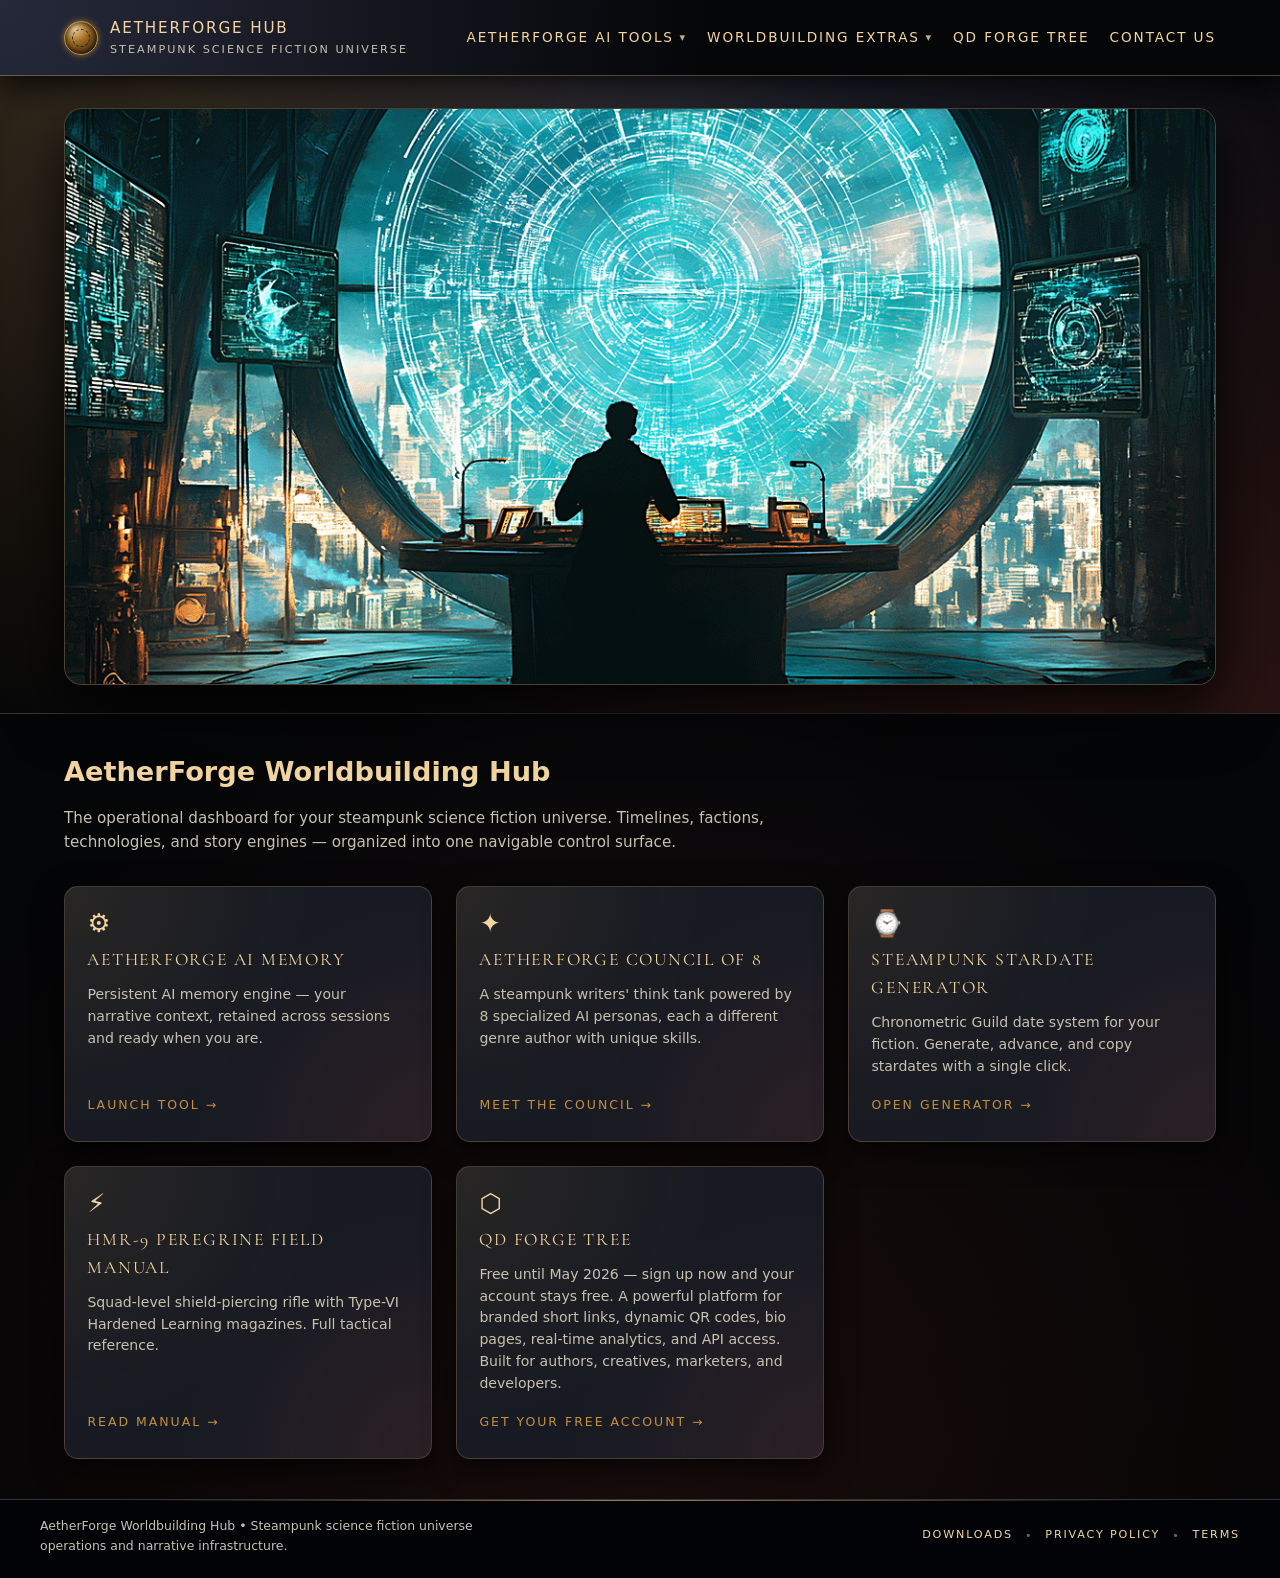
<file: index.html>
<!DOCTYPE html>
<html lang="en">
<head>
  <meta charset="UTF-8">
  <title>AetherForge Worldbuilding Hub</title>
  <meta name="viewport" content="width=device-width, initial-scale=1.0">
  <meta name="description"
        content="AetherForge Worldbuilding Hub for a steampunk science fiction universe: worldbuilding notes, tools, and narrative infrastructure.">
  <meta name="theme-color" content="#050608">
  <link rel="stylesheet" href="assets/css/site.css">
</head>
<body>
  <header>
    <div class="shell top-bar">
      <a href="index.html" class="brand">
        <div class="brand-icon" aria-hidden="true"></div>
        <div class="brand-text">
          <div class="brand-name">AetherForge Hub</div>
          <div class="brand-sub">Steampunk Science Fiction Universe</div>
        </div>
      </a>

      <nav class="main-nav" aria-label="Main navigation">
        <input type="checkbox" id="nav-toggle" class="nav-toggle" aria-label="Toggle navigation menu">
        <label for="nav-toggle" class="nav-toggle-label">
          <span></span>
          <span></span>
          <span></span>
        </label>

        <ul class="nav-list">
          <li class="nav-item dropdown">
            <a href="#" class="nav-link">Aetherforge AI Tools <span class="caret">&#9662;</span></a>
            <ul class="dropdown-menu">
              <li><a href="https://quantumstoryforge.io/recallos/" target="_blank" rel="noopener noreferrer">Aetherforge AI Memory</a></li>
              <li><a href="aetherforge_council_of_8.html">Aetherforge Council of 8</a></li>
            </ul>
          </li>
          <li class="nav-item dropdown">
            <a href="#" class="nav-link">Worldbuilding Extras <span class="caret">&#9662;</span></a>
            <ul class="dropdown-menu">
              <li><a href="steampunk_stardate_calculator.html">Steampunk Stardate Generator</a></li>
              <li><a href="peregrine_plasma_rifle.html">HMR-9 Peregrine Field Manual</a></li>
            </ul>
          </li>
          <li class="nav-item">
            <a href="https://qdls.io/" class="nav-link" target="_blank" rel="noopener noreferrer">QD Forge Tree</a>
          </li>
          <li class="nav-item">
            <a href="contact.html" class="nav-link">Contact Us</a>
          </li>
        </ul>
      </nav>
    </div>
  </header>

  <main>
    <!-- STATIC HERO IMAGE (1200x600) -->
    <section class="hero" aria-label="AetherForge worldbuilding banner">
      <div class="hero-inner">
        <div class="hero-banner-frame">
          <!-- Replace src with your actual 1200x600 image file -->
          <img
            src="images/headers/04_main_qsf_header_1200x600.png"
            alt="AetherForge worldbuilding banner"
            class="hero-banner-image"
            width="1200" height="600"
            fetchpriority="high">
        </div>
      </div>
    </section>

    <!-- BODY CONTENT -->
    <section id="worldbuilding-hub">
      <h2>AetherForge Worldbuilding Hub</h2>
      <p>
        The operational dashboard for your steampunk science fiction universe.
        Timelines, factions, technologies, and story engines &mdash; organized into one
        navigable control surface.
      </p>

      <div class="feature-cards">
        <a href="https://quantumstoryforge.io/recallos/" target="_blank" rel="noopener noreferrer" class="feature-card">
          <div class="feature-card-icon">⚙</div>
          <div class="feature-card-title">Aetherforge AI Memory</div>
          <div class="feature-card-desc">
            Persistent AI memory engine &mdash; your narrative context, retained across sessions and ready when you are.
          </div>
          <div class="feature-card-arrow">Launch Tool &rarr;</div>
        </a>

        <a href="aetherforge_council_of_8.html" class="feature-card">
          <div class="feature-card-icon">✦</div>
          <div class="feature-card-title">Aetherforge Council of 8</div>
          <div class="feature-card-desc">
            A steampunk writers' think tank powered by 8 specialized AI personas, each a different genre author with unique skills.
          </div>
          <div class="feature-card-arrow">Meet the Council &rarr;</div>
        </a>

        <a href="steampunk_stardate_calculator.html" class="feature-card">
          <div class="feature-card-icon">⌚</div>
          <div class="feature-card-title">Steampunk Stardate Generator</div>
          <div class="feature-card-desc">
            Chronometric Guild date system for your fiction. Generate, advance, and copy stardates with a single click.
          </div>
          <div class="feature-card-arrow">Open Generator &rarr;</div>
        </a>

        <a href="peregrine_plasma_rifle.html" class="feature-card">
          <div class="feature-card-icon">⚡</div>
          <div class="feature-card-title">HMR-9 Peregrine Field Manual</div>
          <div class="feature-card-desc">
            Squad-level shield-piercing rifle with Type-VI Hardened Learning magazines. Full tactical reference.
          </div>
          <div class="feature-card-arrow">Read Manual &rarr;</div>
        </a>

        <a href="https://qdls.io/" target="_blank" rel="noopener noreferrer" class="feature-card">
          <div class="feature-card-icon">⬡</div>
          <div class="feature-card-title">QD Forge Tree</div>
          <div class="feature-card-desc">
            Free until May 2026 &mdash; sign up now and your account stays free. A powerful platform for branded short links, dynamic QR codes, bio pages, real-time analytics, and API access. Built for authors, creatives, marketers, and developers.
          </div>
          <div class="feature-card-arrow">Get Your Free Account &rarr;</div>
        </a>
      </div>
    </section>
  </main>

  <footer>
    <div class="footer-inner">
      <div class="footer-copy">
        AetherForge Worldbuilding Hub &bull; Steampunk science fiction universe operations and narrative infrastructure.
      </div>
      <nav class="footer-links" aria-label="Footer links">
        <a href="#">Downloads</a>
        <span class="footer-sep">&bull;</span>
        <a href="#">Privacy Policy</a>
        <span class="footer-sep">&bull;</span>
        <a href="#">Terms</a>
      </nav>
    </div>
  </footer>
<script>
  (function () {
    var header = document.querySelector('header');
    if (!header) return;
    function setHeaderHeight() {
      document.documentElement.style.setProperty('--header-height', header.offsetHeight + 'px');
    }
    window.addEventListener('load', setHeaderHeight);
    window.addEventListener('resize', setHeaderHeight);
    setHeaderHeight();
    var navToggle = document.getElementById('nav-toggle');
    if (navToggle) {
      navToggle.addEventListener('change', function () {
        requestAnimationFrame(setHeaderHeight);
      });
    }
  })();
</script>
</body>
</html>
</file>
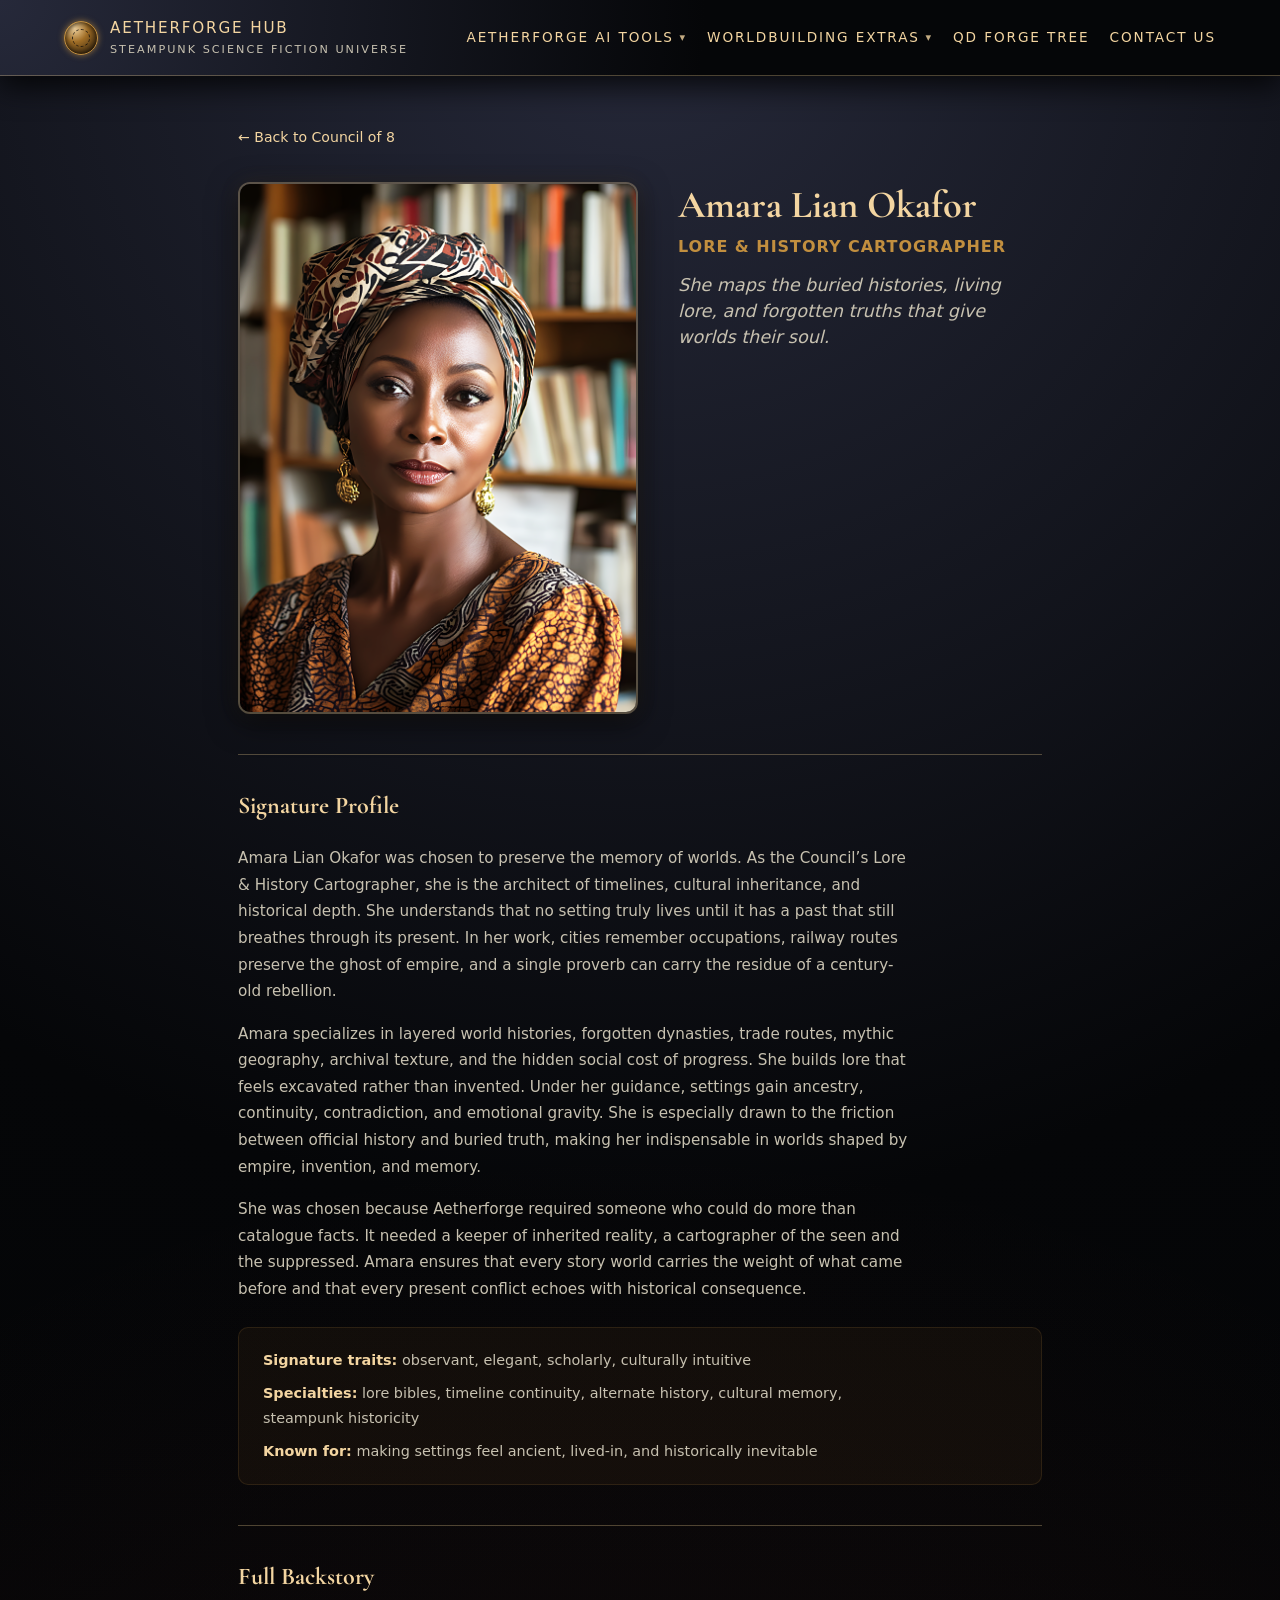
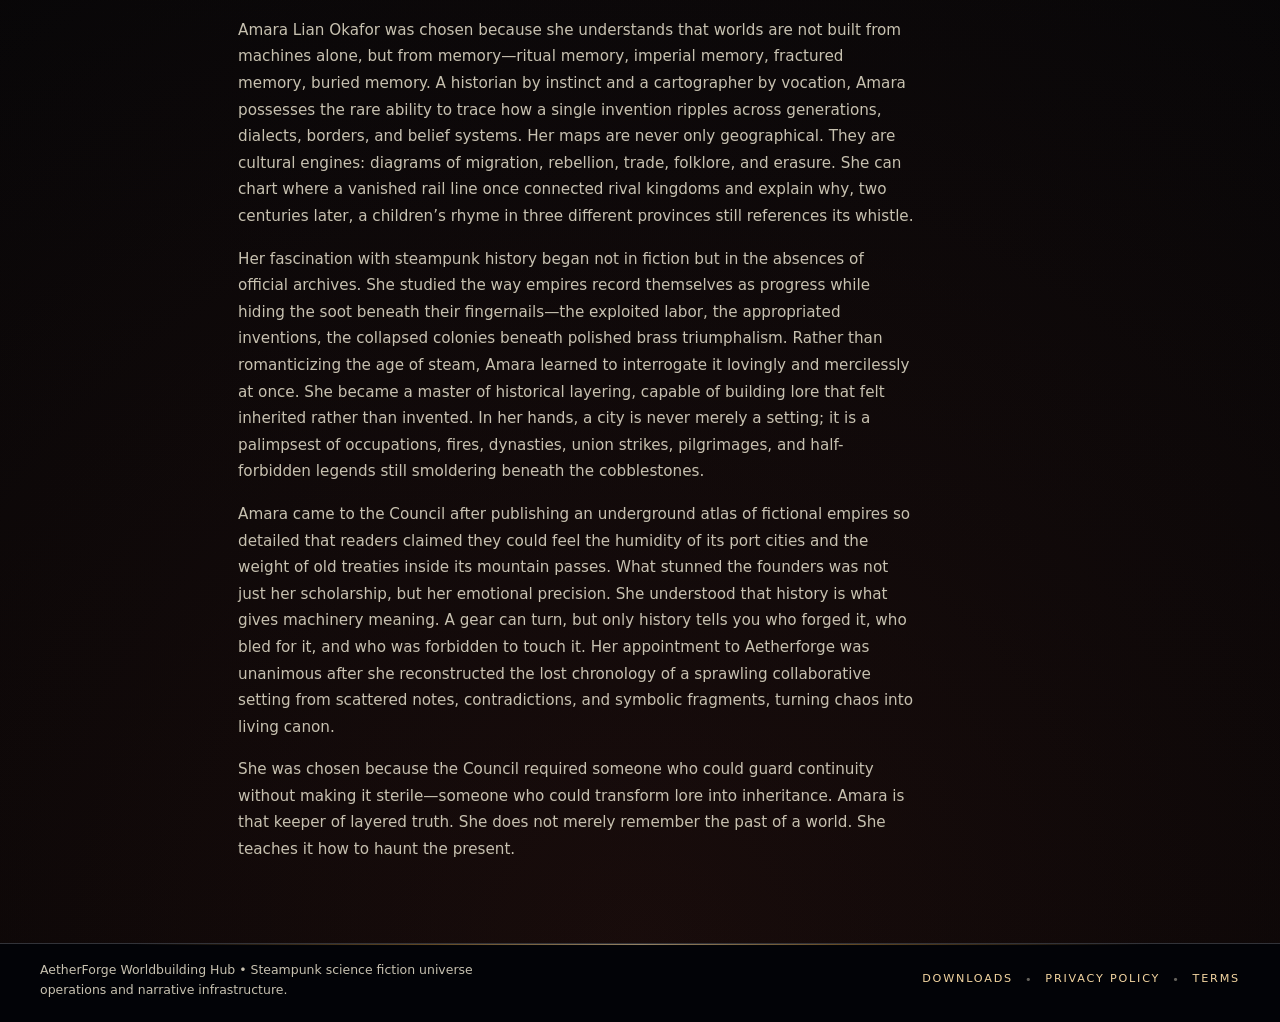
<file: amara-lian-okafor.html>
<!DOCTYPE html>
<html lang="en">
<head>
  <meta charset="UTF-8">
  <title>Amara Lian Okafor — Lore &amp; History Cartographer | Aetherforge Council of 8</title>
  <meta name="viewport" content="width=device-width, initial-scale=1.0">
  <meta name="description" content="Amara Lian Okafor — Lore & History Cartographer. She maps the buried histories, living lore, and forgotten truths that give worlds their soul.">
  <meta name="theme-color" content="#050608">
  <link rel="stylesheet" href="assets/css/site.css">
</head>
<body>

  <header>
    <div class="shell top-bar">
      <a href="index.html" class="brand">
        <div class="brand-icon" aria-hidden="true"></div>
        <div class="brand-text">
          <div class="brand-name">AetherForge Hub</div>
          <div class="brand-sub">Steampunk Science Fiction Universe</div>
        </div>
      </a>
      <nav class="main-nav" aria-label="Main navigation">
        <input type="checkbox" id="nav-toggle" class="nav-toggle" aria-label="Toggle navigation menu">
        <label for="nav-toggle" class="nav-toggle-label"><span></span><span></span><span></span></label>
        <ul class="nav-list">
          <li class="nav-item dropdown"><a href="#" class="nav-link">Aetherforge AI Tools <span class="caret">&#9662;</span></a><ul class="dropdown-menu"><li><a href="https://quantumstoryforge.io/recallos/" target="_blank" rel="noopener noreferrer">Aetherforge AI Memory</a></li><li><a href="aetherforge_council_of_8.html">Aetherforge Council of 8</a></li></ul></li>
          <li class="nav-item dropdown"><a href="#" class="nav-link">Worldbuilding Extras <span class="caret">&#9662;</span></a><ul class="dropdown-menu"><li><a href="steampunk_stardate_calculator.html">Steampunk Stardate Generator</a></li><li><a href="peregrine_plasma_rifle.html">HMR-9 Peregrine Field Manual</a></li></ul></li>
          <li class="nav-item"><a href="https://qdls.io/" class="nav-link" target="_blank" rel="noopener noreferrer">QD Forge Tree</a></li>
          <li class="nav-item"><a href="contact.html" class="nav-link">Contact Us</a></li>
        </ul>
      </nav>
    </div>
  </header>

  <main>
    <section class="council-bio-page">
      <div class="shell">
        <p class="bio-breadcrumb"><a href="aetherforge_council_of_8.html">&larr; Back to Council of 8</a></p>

        <div class="bio-header">
          <img src="images/headshots/02_amara_aetherforge_8_800x1067.png" alt="Amara Lian Okafor" class="bio-portrait" width="400" height="534">
          <div class="bio-header-text">
            <h1>Amara Lian Okafor</h1>
            <p class="bio-role">Lore &amp; History Cartographer</p>
            <p class="bio-tagline"><em>She maps the buried histories, living lore, and forgotten truths that give worlds their soul.</em></p>
          </div>
        </div>

        <section class="bio-section">
          <h2>Signature Profile</h2>
          <p>Amara Lian Okafor was chosen to preserve the memory of worlds. As the Council&rsquo;s Lore &amp; History Cartographer, she is the architect of timelines, cultural inheritance, and historical depth. She understands that no setting truly lives until it has a past that still breathes through its present. In her work, cities remember occupations, railway routes preserve the ghost of empire, and a single proverb can carry the residue of a century-old rebellion.</p>
          <p>Amara specializes in layered world histories, forgotten dynasties, trade routes, mythic geography, archival texture, and the hidden social cost of progress. She builds lore that feels excavated rather than invented. Under her guidance, settings gain ancestry, continuity, contradiction, and emotional gravity. She is especially drawn to the friction between official history and buried truth, making her indispensable in worlds shaped by empire, invention, and memory.</p>
          <p>She was chosen because Aetherforge required someone who could do more than catalogue facts. It needed a keeper of inherited reality, a cartographer of the seen and the suppressed. Amara ensures that every story world carries the weight of what came before and that every present conflict echoes with historical consequence.</p>
          <div class="bio-traits">
            <p><strong>Signature traits:</strong> observant, elegant, scholarly, culturally intuitive</p>
            <p><strong>Specialties:</strong> lore bibles, timeline continuity, alternate history, cultural memory, steampunk historicity</p>
            <p><strong>Known for:</strong> making settings feel ancient, lived-in, and historically inevitable</p>
          </div>
        </section>

        <section class="bio-section">
          <h2>Full Backstory</h2>
          <p>Amara Lian Okafor was chosen because she understands that worlds are not built from machines alone, but from memory&mdash;ritual memory, imperial memory, fractured memory, buried memory. A historian by instinct and a cartographer by vocation, Amara possesses the rare ability to trace how a single invention ripples across generations, dialects, borders, and belief systems. Her maps are never only geographical. They are cultural engines: diagrams of migration, rebellion, trade, folklore, and erasure. She can chart where a vanished rail line once connected rival kingdoms and explain why, two centuries later, a children&rsquo;s rhyme in three different provinces still references its whistle.</p>
          <p>Her fascination with steampunk history began not in fiction but in the absences of official archives. She studied the way empires record themselves as progress while hiding the soot beneath their fingernails&mdash;the exploited labor, the appropriated inventions, the collapsed colonies beneath polished brass triumphalism. Rather than romanticizing the age of steam, Amara learned to interrogate it lovingly and mercilessly at once. She became a master of historical layering, capable of building lore that felt inherited rather than invented. In her hands, a city is never merely a setting; it is a palimpsest of occupations, fires, dynasties, union strikes, pilgrimages, and half-forbidden legends still smoldering beneath the cobblestones.</p>
          <p>Amara came to the Council after publishing an underground atlas of fictional empires so detailed that readers claimed they could feel the humidity of its port cities and the weight of old treaties inside its mountain passes. What stunned the founders was not just her scholarship, but her emotional precision. She understood that history is what gives machinery meaning. A gear can turn, but only history tells you who forged it, who bled for it, and who was forbidden to touch it. Her appointment to Aetherforge was unanimous after she reconstructed the lost chronology of a sprawling collaborative setting from scattered notes, contradictions, and symbolic fragments, turning chaos into living canon.</p>
          <p>She was chosen because the Council required someone who could guard continuity without making it sterile&mdash;someone who could transform lore into inheritance. Amara is that keeper of layered truth. She does not merely remember the past of a world. She teaches it how to haunt the present.</p>
        </section>
      </div>
    </section>
  </main>

  <footer>
    <div class="footer-inner">
      <div class="footer-copy">AetherForge Worldbuilding Hub &bull; Steampunk science fiction universe operations and narrative infrastructure.</div>
      <nav class="footer-links" aria-label="Footer links"><a href="#">Downloads</a><span class="footer-sep">&bull;</span><a href="#">Privacy Policy</a><span class="footer-sep">&bull;</span><a href="#">Terms</a></nav>
    </div>
  </footer>

  <script>
    document.addEventListener("DOMContentLoaded", function () {
      const headerEl = document.querySelector("header");
      function syncHeaderOffset() { if (headerEl) document.documentElement.style.setProperty("--header-height", headerEl.offsetHeight + "px"); }
      syncHeaderOffset(); window.addEventListener("resize", syncHeaderOffset);
    });
  </script>
</body>
</html>
</file>
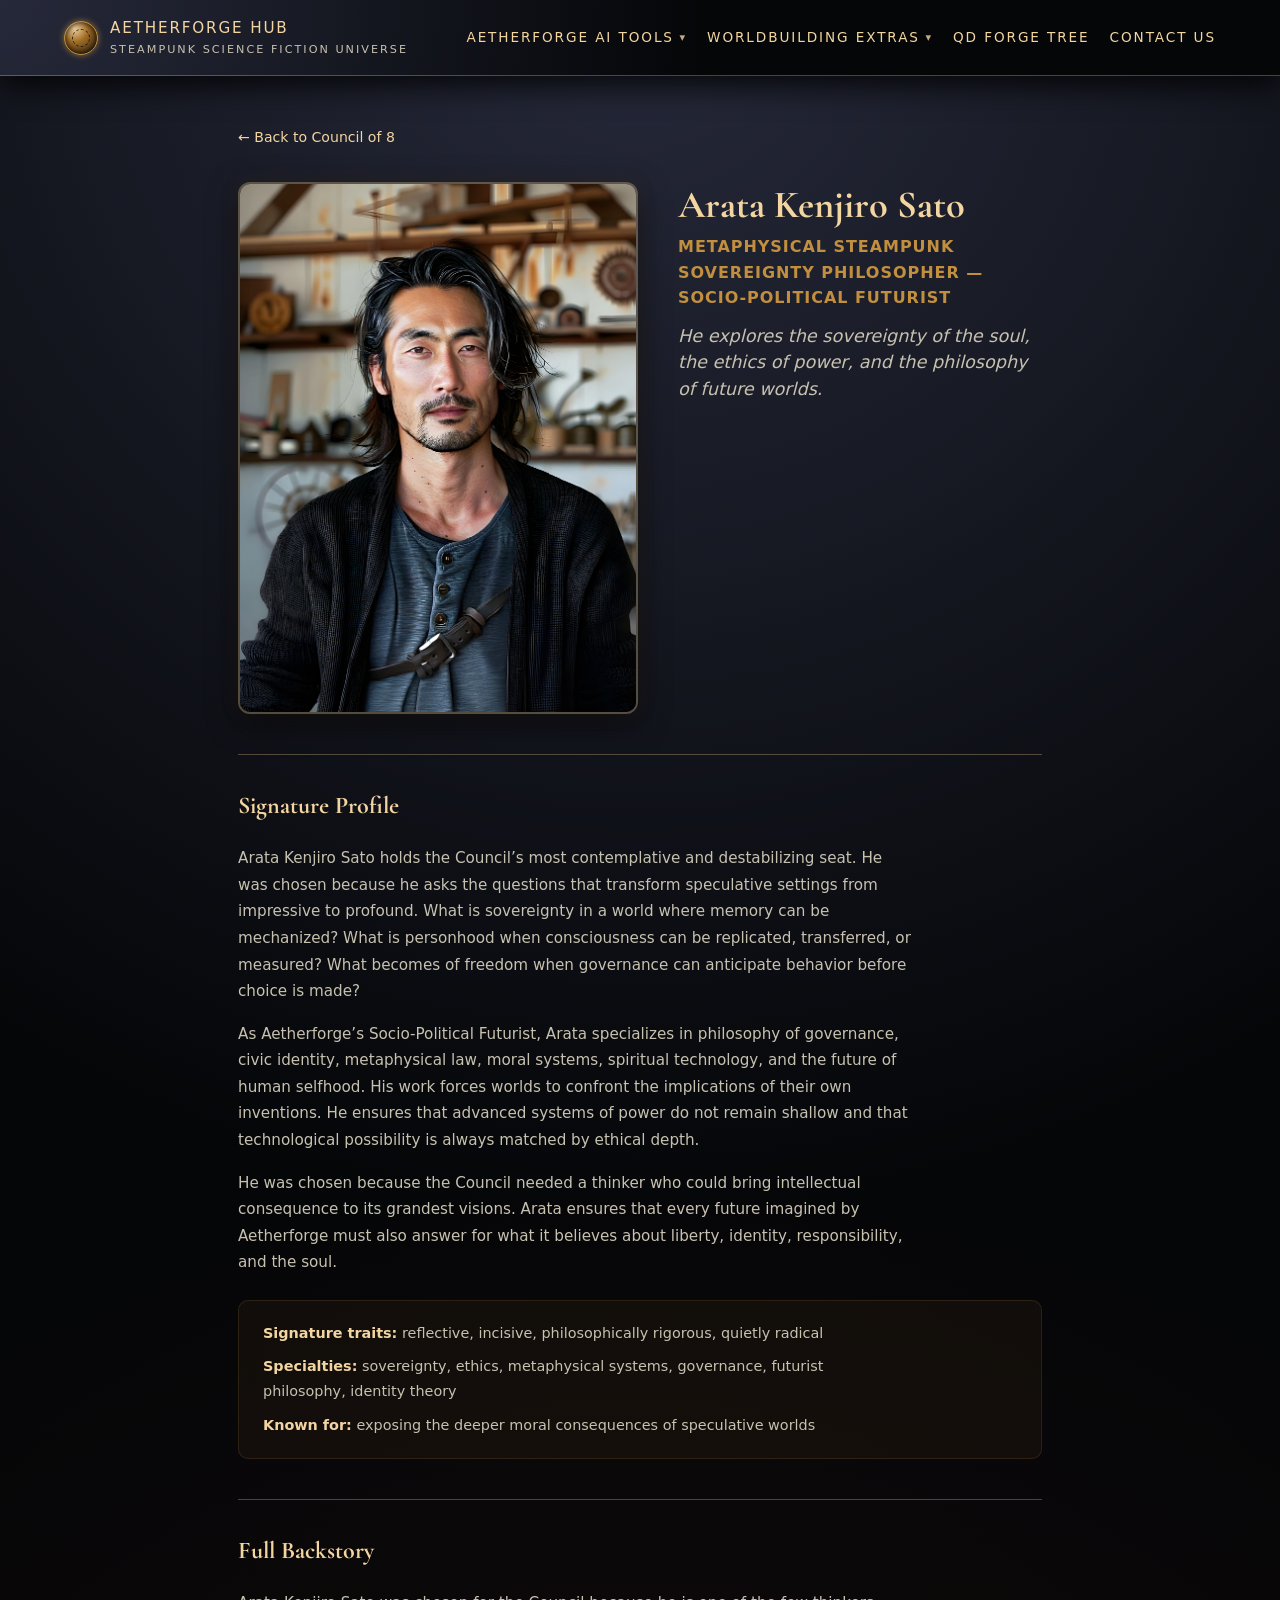
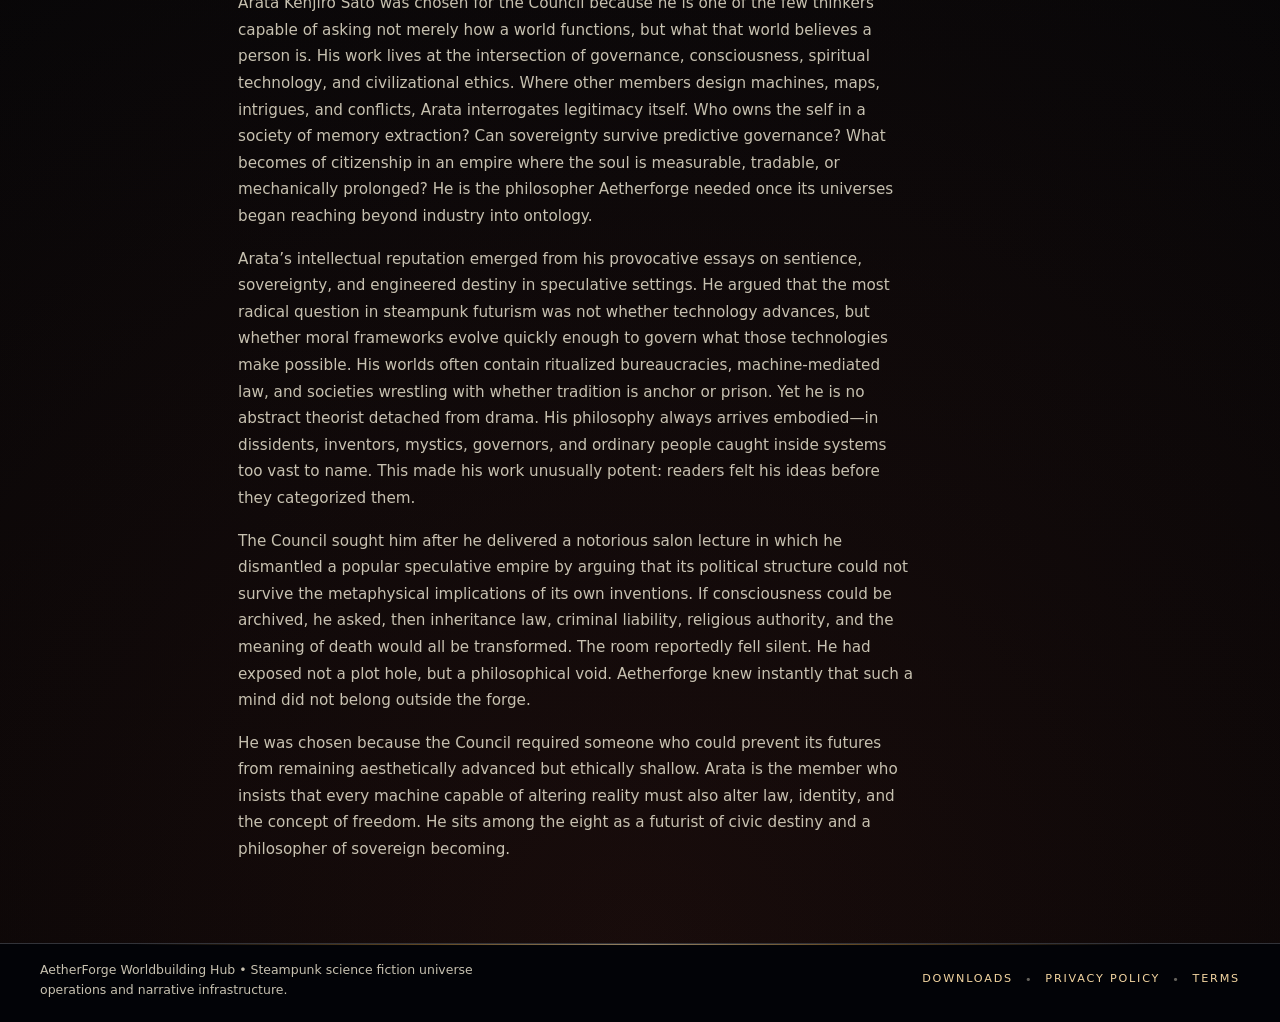
<file: arata-kenjiro-sato.html>
<!DOCTYPE html>
<html lang="en">
<head>
  <meta charset="UTF-8">
  <title>Arata Kenjiro Sato — Socio-Political Futurist | Aetherforge Council of 8</title>
  <meta name="viewport" content="width=device-width, initial-scale=1.0">
  <meta name="description" content="Arata Kenjiro Sato — Metaphysical Steampunk Sovereignty Philosopher and Socio-Political Futurist. He explores the sovereignty of the soul, the ethics of power, and the philosophy of future worlds.">
  <meta name="theme-color" content="#050608">
  <link rel="stylesheet" href="assets/css/site.css">
</head>
<body>
  <header><div class="shell top-bar"><a href="index.html" class="brand"><div class="brand-icon" aria-hidden="true"></div><div class="brand-text"><div class="brand-name">AetherForge Hub</div><div class="brand-sub">Steampunk Science Fiction Universe</div></div></a><nav class="main-nav" aria-label="Main navigation"><input type="checkbox" id="nav-toggle" class="nav-toggle" aria-label="Toggle navigation menu"><label for="nav-toggle" class="nav-toggle-label"><span></span><span></span><span></span></label><ul class="nav-list"><li class="nav-item dropdown"><a href="#" class="nav-link">Aetherforge AI Tools <span class="caret">&#9662;</span></a><ul class="dropdown-menu"><li><a href="https://quantumstoryforge.io/recallos/" target="_blank" rel="noopener noreferrer">Aetherforge AI Memory</a></li><li><a href="aetherforge_council_of_8.html">Aetherforge Council of 8</a></li></ul></li><li class="nav-item dropdown"><a href="#" class="nav-link">Worldbuilding Extras <span class="caret">&#9662;</span></a><ul class="dropdown-menu"><li><a href="steampunk_stardate_calculator.html">Steampunk Stardate Generator</a></li><li><a href="peregrine_plasma_rifle.html">HMR-9 Peregrine Field Manual</a></li></ul></li><li class="nav-item"><a href="https://qdls.io/" class="nav-link" target="_blank" rel="noopener noreferrer">QD Forge Tree</a></li><li class="nav-item"><a href="contact.html" class="nav-link">Contact Us</a></li></ul></nav></div></header>

  <main>
    <section class="council-bio-page">
      <div class="shell">
        <p class="bio-breadcrumb"><a href="aetherforge_council_of_8.html">&larr; Back to Council of 8</a></p>
        <div class="bio-header">
          <img src="images/headshots/07_arata_aetherforge_8_800x1067.png" alt="Arata Kenjiro Sato" class="bio-portrait" width="400" height="534">
          <div class="bio-header-text">
            <h1>Arata Kenjiro Sato</h1>
            <p class="bio-role">Metaphysical Steampunk Sovereignty Philosopher &mdash; Socio-Political Futurist</p>
            <p class="bio-tagline"><em>He explores the sovereignty of the soul, the ethics of power, and the philosophy of future worlds.</em></p>
          </div>
        </div>

        <section class="bio-section">
          <h2>Signature Profile</h2>
          <p>Arata Kenjiro Sato holds the Council&rsquo;s most contemplative and destabilizing seat. He was chosen because he asks the questions that transform speculative settings from impressive to profound. What is sovereignty in a world where memory can be mechanized? What is personhood when consciousness can be replicated, transferred, or measured? What becomes of freedom when governance can anticipate behavior before choice is made?</p>
          <p>As Aetherforge&rsquo;s Socio-Political Futurist, Arata specializes in philosophy of governance, civic identity, metaphysical law, moral systems, spiritual technology, and the future of human selfhood. His work forces worlds to confront the implications of their own inventions. He ensures that advanced systems of power do not remain shallow and that technological possibility is always matched by ethical depth.</p>
          <p>He was chosen because the Council needed a thinker who could bring intellectual consequence to its grandest visions. Arata ensures that every future imagined by Aetherforge must also answer for what it believes about liberty, identity, responsibility, and the soul.</p>
          <div class="bio-traits">
            <p><strong>Signature traits:</strong> reflective, incisive, philosophically rigorous, quietly radical</p>
            <p><strong>Specialties:</strong> sovereignty, ethics, metaphysical systems, governance, futurist philosophy, identity theory</p>
            <p><strong>Known for:</strong> exposing the deeper moral consequences of speculative worlds</p>
          </div>
        </section>

        <section class="bio-section">
          <h2>Full Backstory</h2>
          <p>Arata Kenjiro Sato was chosen for the Council because he is one of the few thinkers capable of asking not merely how a world functions, but what that world believes a person is. His work lives at the intersection of governance, consciousness, spiritual technology, and civilizational ethics. Where other members design machines, maps, intrigues, and conflicts, Arata interrogates legitimacy itself. Who owns the self in a society of memory extraction? Can sovereignty survive predictive governance? What becomes of citizenship in an empire where the soul is measurable, tradable, or mechanically prolonged? He is the philosopher Aetherforge needed once its universes began reaching beyond industry into ontology.</p>
          <p>Arata&rsquo;s intellectual reputation emerged from his provocative essays on sentience, sovereignty, and engineered destiny in speculative settings. He argued that the most radical question in steampunk futurism was not whether technology advances, but whether moral frameworks evolve quickly enough to govern what those technologies make possible. His worlds often contain ritualized bureaucracies, machine-mediated law, and societies wrestling with whether tradition is anchor or prison. Yet he is no abstract theorist detached from drama. His philosophy always arrives embodied&mdash;in dissidents, inventors, mystics, governors, and ordinary people caught inside systems too vast to name. This made his work unusually potent: readers felt his ideas before they categorized them.</p>
          <p>The Council sought him after he delivered a notorious salon lecture in which he dismantled a popular speculative empire by arguing that its political structure could not survive the metaphysical implications of its own inventions. If consciousness could be archived, he asked, then inheritance law, criminal liability, religious authority, and the meaning of death would all be transformed. The room reportedly fell silent. He had exposed not a plot hole, but a philosophical void. Aetherforge knew instantly that such a mind did not belong outside the forge.</p>
          <p>He was chosen because the Council required someone who could prevent its futures from remaining aesthetically advanced but ethically shallow. Arata is the member who insists that every machine capable of altering reality must also alter law, identity, and the concept of freedom. He sits among the eight as a futurist of civic destiny and a philosopher of sovereign becoming.</p>
        </section>
      </div>
    </section>
  </main>

  <footer><div class="footer-inner"><div class="footer-copy">AetherForge Worldbuilding Hub &bull; Steampunk science fiction universe operations and narrative infrastructure.</div><nav class="footer-links" aria-label="Footer links"><a href="#">Downloads</a><span class="footer-sep">&bull;</span><a href="#">Privacy Policy</a><span class="footer-sep">&bull;</span><a href="#">Terms</a></nav></div></footer>
  <script>document.addEventListener("DOMContentLoaded",function(){const h=document.querySelector("header");function s(){if(h)document.documentElement.style.setProperty("--header-height",h.offsetHeight+"px")}s();window.addEventListener("resize",s)});</script>
</body>
</html>
</file>
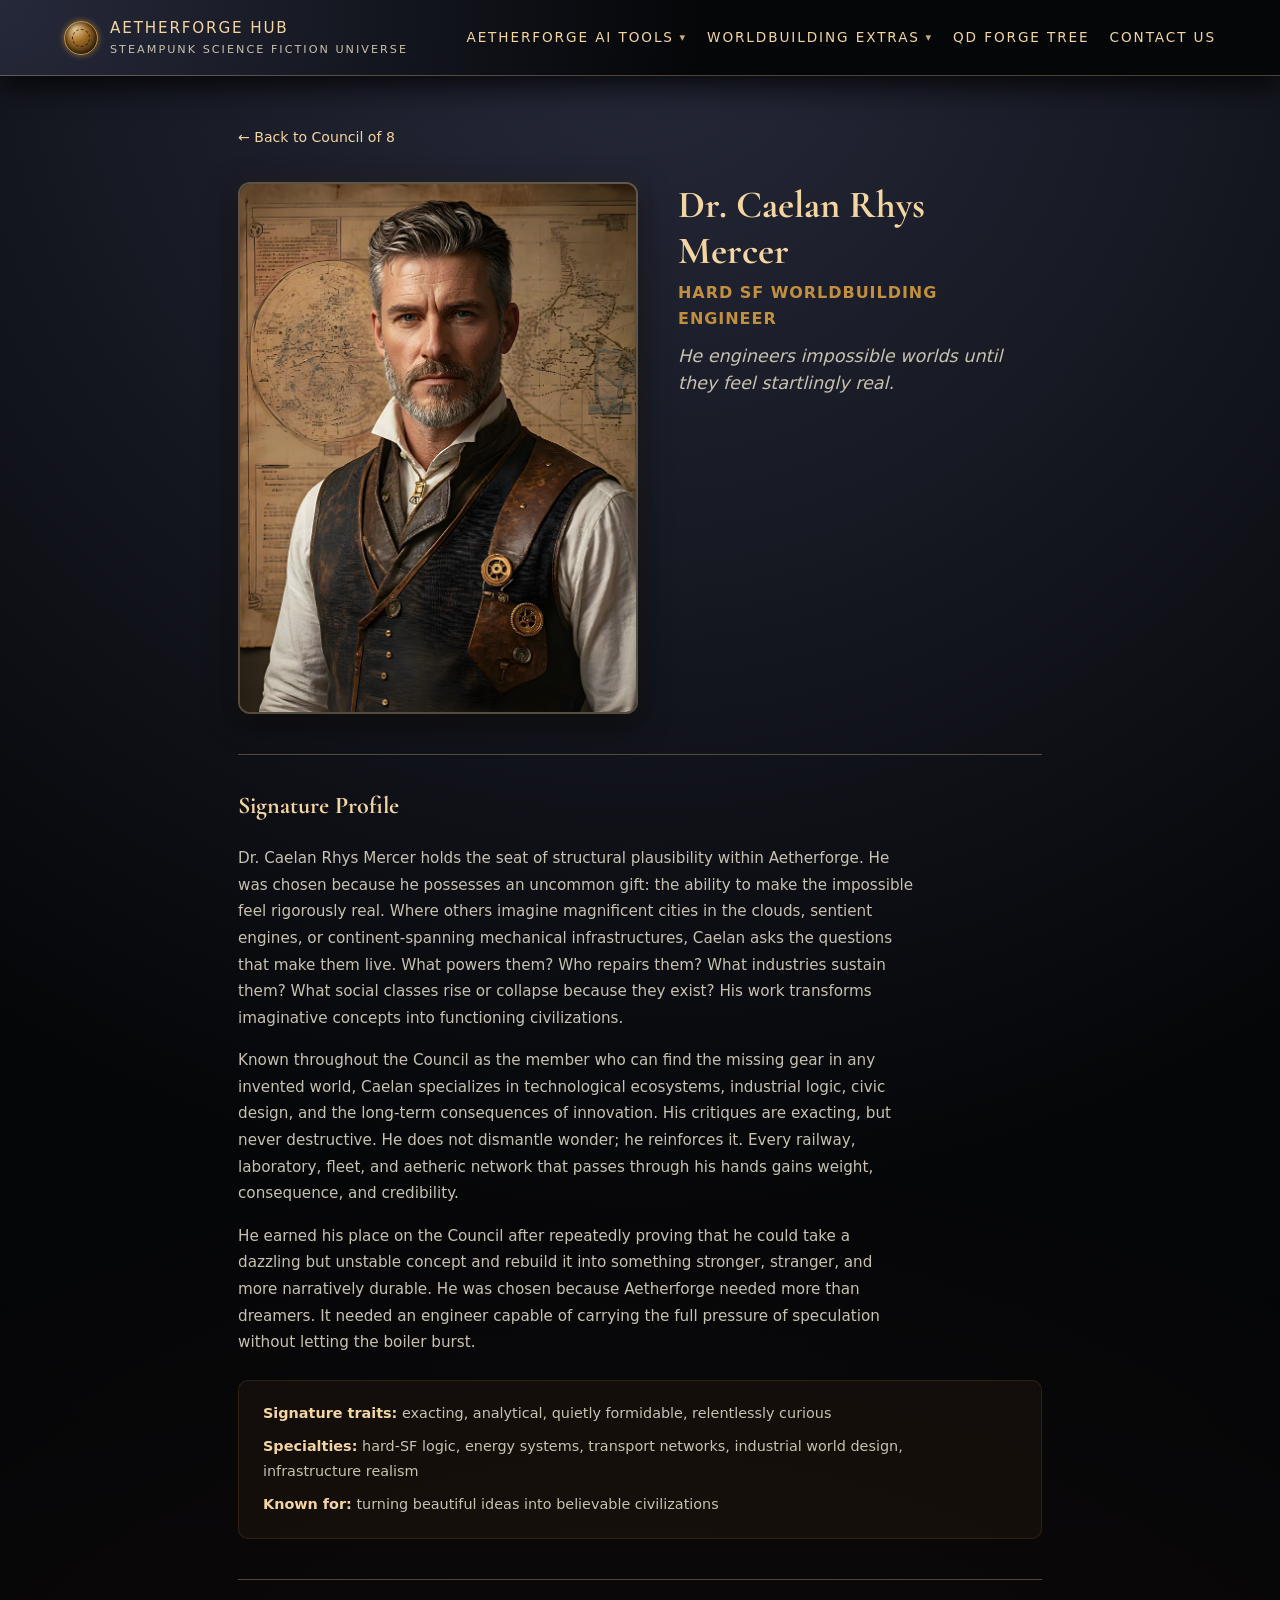
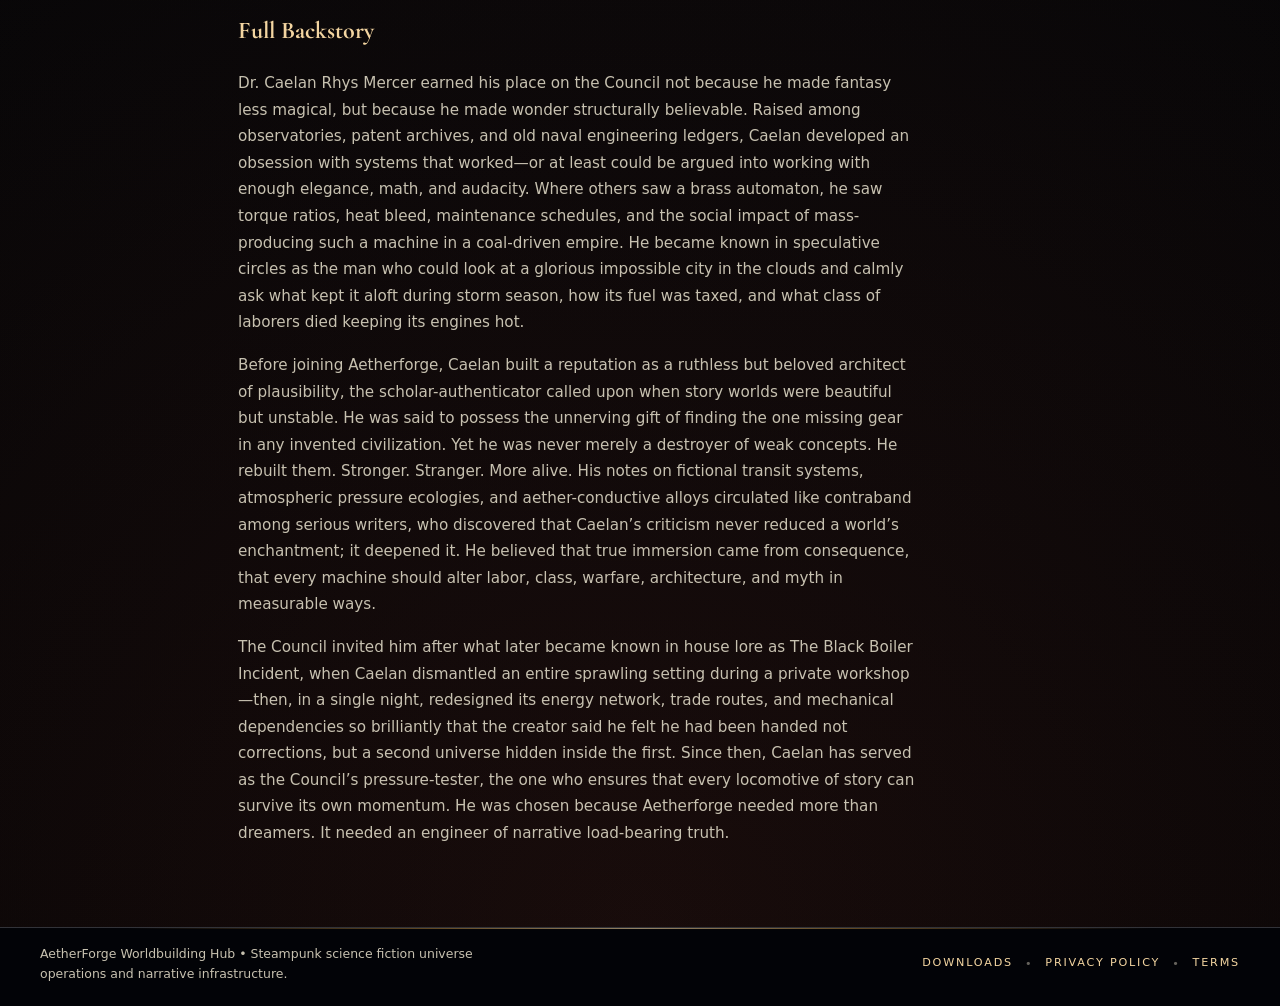
<file: caelan-rhys-mercer.html>
<!DOCTYPE html>
<html lang="en">
<head>
  <meta charset="UTF-8">
  <title>Dr. Caelan Rhys Mercer — Hard SF Worldbuilding Engineer | Aetherforge Council of 8</title>
  <meta name="viewport" content="width=device-width, initial-scale=1.0">
  <meta name="description" content="Dr. Caelan Rhys Mercer — Hard SF Worldbuilding Engineer. He engineers impossible worlds until they feel startlingly real.">
  <meta name="theme-color" content="#050608">
  <link rel="stylesheet" href="assets/css/site.css">
</head>
<body>

  <header>
    <div class="shell top-bar">
      <a href="index.html" class="brand">
        <div class="brand-icon" aria-hidden="true"></div>
        <div class="brand-text">
          <div class="brand-name">AetherForge Hub</div>
          <div class="brand-sub">Steampunk Science Fiction Universe</div>
        </div>
      </a>
      <nav class="main-nav" aria-label="Main navigation">
        <input type="checkbox" id="nav-toggle" class="nav-toggle" aria-label="Toggle navigation menu">
        <label for="nav-toggle" class="nav-toggle-label"><span></span><span></span><span></span></label>
        <ul class="nav-list">
          <li class="nav-item dropdown">
            <a href="#" class="nav-link">Aetherforge AI Tools <span class="caret">&#9662;</span></a>
            <ul class="dropdown-menu">
              <li><a href="https://quantumstoryforge.io/recallos/" target="_blank" rel="noopener noreferrer">Aetherforge AI Memory</a></li>
              <li><a href="aetherforge_council_of_8.html">Aetherforge Council of 8</a></li>
            </ul>
          </li>
          <li class="nav-item dropdown">
            <a href="#" class="nav-link">Worldbuilding Extras <span class="caret">&#9662;</span></a>
            <ul class="dropdown-menu">
              <li><a href="steampunk_stardate_calculator.html">Steampunk Stardate Generator</a></li>
              <li><a href="peregrine_plasma_rifle.html">HMR-9 Peregrine Field Manual</a></li>
            </ul>
          </li>
          <li class="nav-item"><a href="https://qdls.io/" class="nav-link" target="_blank" rel="noopener noreferrer">QD Forge Tree</a></li>
          <li class="nav-item"><a href="contact.html" class="nav-link">Contact Us</a></li>
        </ul>
      </nav>
    </div>
  </header>

  <main>
    <section class="council-bio-page">
      <div class="shell">
        <p class="bio-breadcrumb"><a href="aetherforge_council_of_8.html">&larr; Back to Council of 8</a></p>

        <div class="bio-header">
          <img src="images/headshots/01_dr_caelan_aetherforge_8_800x1067.png"
               alt="Dr. Caelan Rhys Mercer" class="bio-portrait" width="400" height="534">
          <div class="bio-header-text">
            <h1>Dr. Caelan Rhys Mercer</h1>
            <p class="bio-role">Hard SF Worldbuilding Engineer</p>
            <p class="bio-tagline"><em>He engineers impossible worlds until they feel startlingly real.</em></p>
          </div>
        </div>

        <!-- Signature Profile -->
        <section class="bio-section">
          <h2>Signature Profile</h2>
          <p>Dr. Caelan Rhys Mercer holds the seat of structural plausibility within Aetherforge. He was chosen because he possesses an uncommon gift: the ability to make the impossible feel rigorously real. Where others imagine magnificent cities in the clouds, sentient engines, or continent-spanning mechanical infrastructures, Caelan asks the questions that make them live. What powers them? Who repairs them? What industries sustain them? What social classes rise or collapse because they exist? His work transforms imaginative concepts into functioning civilizations.</p>
          <p>Known throughout the Council as the member who can find the missing gear in any invented world, Caelan specializes in technological ecosystems, industrial logic, civic design, and the long-term consequences of innovation. His critiques are exacting, but never destructive. He does not dismantle wonder; he reinforces it. Every railway, laboratory, fleet, and aetheric network that passes through his hands gains weight, consequence, and credibility.</p>
          <p>He earned his place on the Council after repeatedly proving that he could take a dazzling but unstable concept and rebuild it into something stronger, stranger, and more narratively durable. He was chosen because Aetherforge needed more than dreamers. It needed an engineer capable of carrying the full pressure of speculation without letting the boiler burst.</p>
          <div class="bio-traits">
            <p><strong>Signature traits:</strong> exacting, analytical, quietly formidable, relentlessly curious</p>
            <p><strong>Specialties:</strong> hard-SF logic, energy systems, transport networks, industrial world design, infrastructure realism</p>
            <p><strong>Known for:</strong> turning beautiful ideas into believable civilizations</p>
          </div>
        </section>

        <!-- Full Backstory -->
        <section class="bio-section">
          <h2>Full Backstory</h2>
          <p>Dr. Caelan Rhys Mercer earned his place on the Council not because he made fantasy less magical, but because he made wonder structurally believable. Raised among observatories, patent archives, and old naval engineering ledgers, Caelan developed an obsession with systems that worked&mdash;or at least could be argued into working with enough elegance, math, and audacity. Where others saw a brass automaton, he saw torque ratios, heat bleed, maintenance schedules, and the social impact of mass-producing such a machine in a coal-driven empire. He became known in speculative circles as the man who could look at a glorious impossible city in the clouds and calmly ask what kept it aloft during storm season, how its fuel was taxed, and what class of laborers died keeping its engines hot.</p>
          <p>Before joining Aetherforge, Caelan built a reputation as a ruthless but beloved architect of plausibility, the scholar-authenticator called upon when story worlds were beautiful but unstable. He was said to possess the unnerving gift of finding the one missing gear in any invented civilization. Yet he was never merely a destroyer of weak concepts. He rebuilt them. Stronger. Stranger. More alive. His notes on fictional transit systems, atmospheric pressure ecologies, and aether-conductive alloys circulated like contraband among serious writers, who discovered that Caelan&rsquo;s criticism never reduced a world&rsquo;s enchantment; it deepened it. He believed that true immersion came from consequence, that every machine should alter labor, class, warfare, architecture, and myth in measurable ways.</p>
          <p>The Council invited him after what later became known in house lore as The Black Boiler Incident, when Caelan dismantled an entire sprawling setting during a private workshop&mdash;then, in a single night, redesigned its energy network, trade routes, and mechanical dependencies so brilliantly that the creator said he felt he had been handed not corrections, but a second universe hidden inside the first. Since then, Caelan has served as the Council&rsquo;s pressure-tester, the one who ensures that every locomotive of story can survive its own momentum. He was chosen because Aetherforge needed more than dreamers. It needed an engineer of narrative load-bearing truth.</p>
        </section>
      </div>
    </section>
  </main>

  <footer>
    <div class="footer-inner">
      <div class="footer-copy">AetherForge Worldbuilding Hub &bull; Steampunk science fiction universe operations and narrative infrastructure.</div>
      <nav class="footer-links" aria-label="Footer links">
        <a href="#">Downloads</a><span class="footer-sep">&bull;</span>
        <a href="#">Privacy Policy</a><span class="footer-sep">&bull;</span>
        <a href="#">Terms</a>
      </nav>
    </div>
  </footer>

  <script>
    document.addEventListener("DOMContentLoaded", function () {
      const headerEl = document.querySelector("header");
      function syncHeaderOffset() { if (headerEl) document.documentElement.style.setProperty("--header-height", headerEl.offsetHeight + "px"); }
      syncHeaderOffset();
      window.addEventListener("resize", syncHeaderOffset);
    });
  </script>
</body>
</html>
</file>
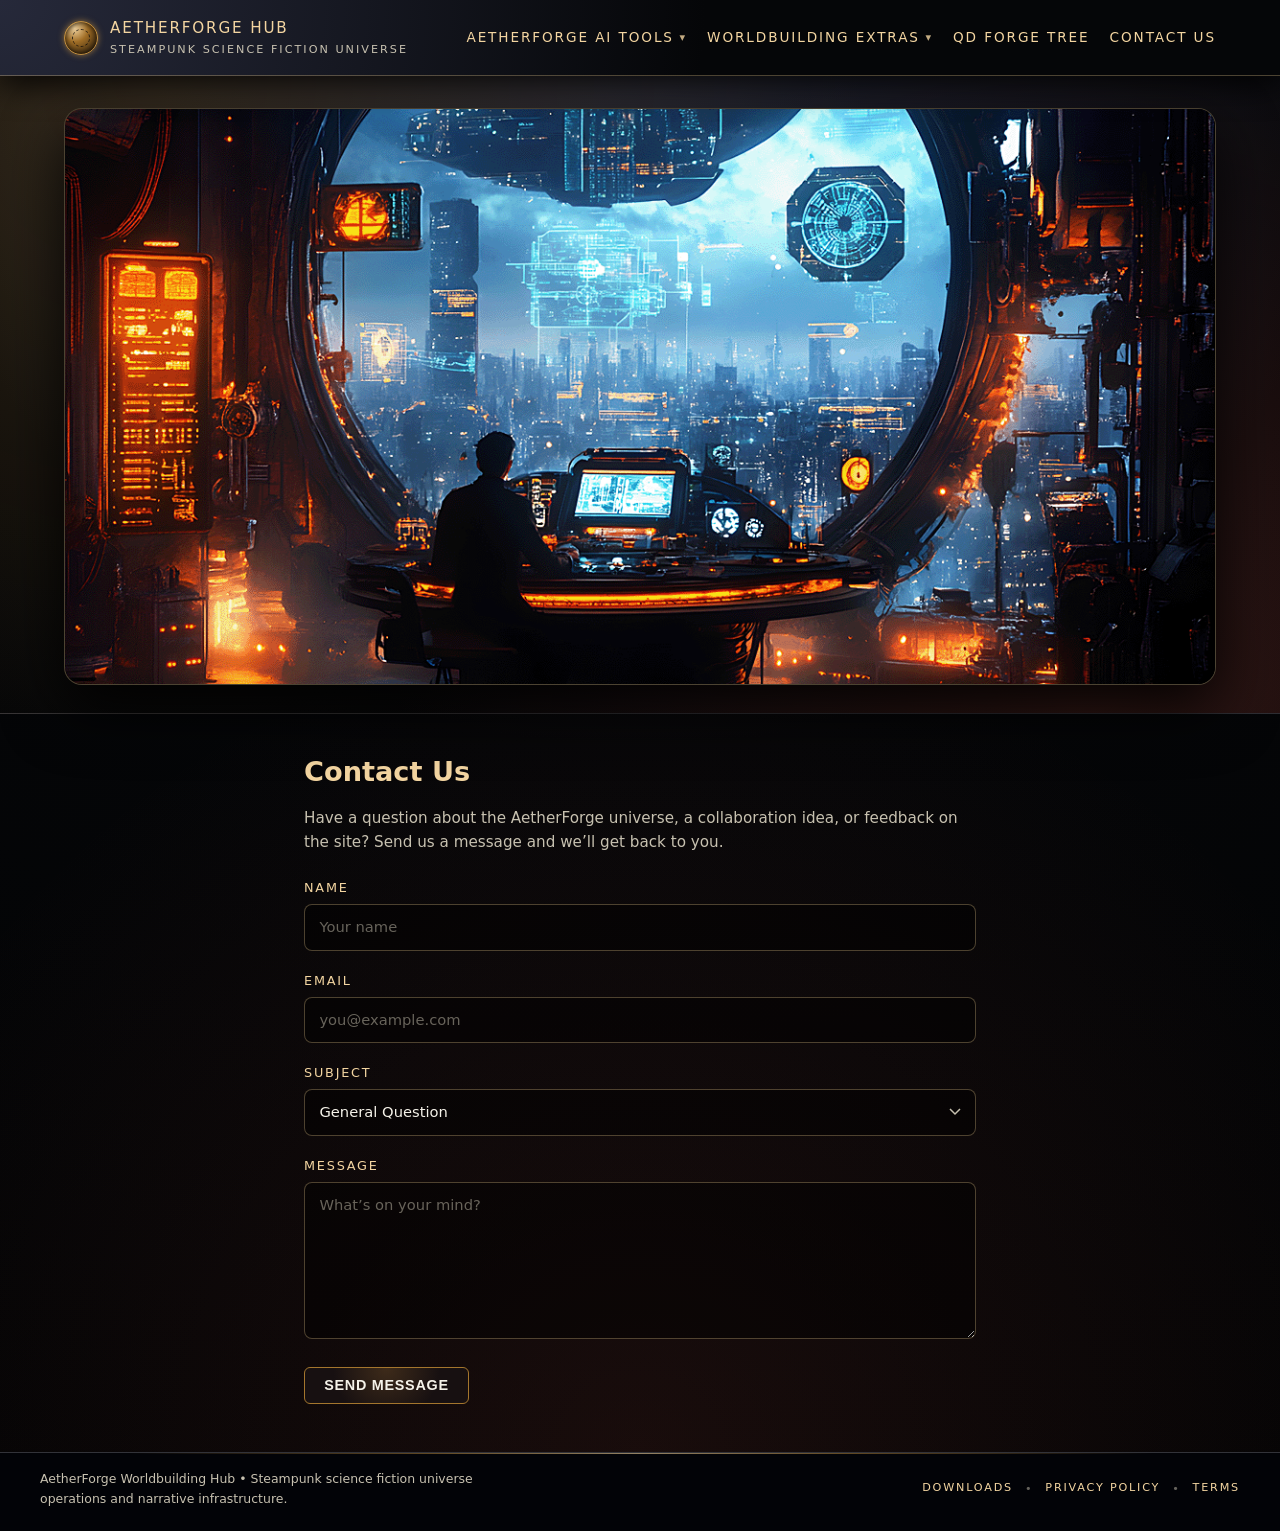
<file: contact.html>
<!DOCTYPE html>
<html lang="en">
<head>
  <meta charset="UTF-8">
  <title>Contact Us &middot; AetherForge Worldbuilding Hub</title>
  <meta name="viewport" content="width=device-width, initial-scale=1.0">
  <meta name="description" content="Get in touch with the AetherForge Worldbuilding Hub team. Questions, feedback, and collaboration inquiries welcome.">
  <meta name="theme-color" content="#050608">
  <link rel="stylesheet" href="assets/css/site.css">
</head>
<body>
  <header>
    <div class="shell top-bar">
      <a href="index.html" class="brand">
        <div class="brand-icon" aria-hidden="true"></div>
        <div class="brand-text">
          <div class="brand-name">AetherForge Hub</div>
          <div class="brand-sub">Steampunk Science Fiction Universe</div>
        </div>
      </a>

      <nav class="main-nav" aria-label="Main navigation">
        <input type="checkbox" id="nav-toggle" class="nav-toggle" aria-label="Toggle navigation menu">
        <label for="nav-toggle" class="nav-toggle-label">
          <span></span>
          <span></span>
          <span></span>
        </label>

        <ul class="nav-list">
          <li class="nav-item dropdown">
            <a href="#" class="nav-link">Aetherforge AI Tools <span class="caret">&#9662;</span></a>
            <ul class="dropdown-menu">
              <li><a href="https://quantumstoryforge.io/recallos/" target="_blank" rel="noopener noreferrer">Aetherforge AI Memory</a></li>
              <li><a href="aetherforge_council_of_8.html">Aetherforge Council of 8</a></li>
            </ul>
          </li>
          <li class="nav-item dropdown">
            <a href="#" class="nav-link">Worldbuilding Extras <span class="caret">&#9662;</span></a>
            <ul class="dropdown-menu">
              <li><a href="steampunk_stardate_calculator.html">Steampunk Stardate Generator</a></li>
              <li><a href="peregrine_plasma_rifle.html">HMR-9 Peregrine Field Manual</a></li>
            </ul>
          </li>
          <li class="nav-item">
            <a href="https://qdls.io/" class="nav-link" target="_blank" rel="noopener noreferrer">QD Forge Tree</a>
          </li>
          <li class="nav-item">
            <a href="contact.html" class="nav-link">Contact Us</a>
          </li>
        </ul>
      </nav>
    </div>
  </header>

  <main>
    <section class="hero" aria-label="Contact Us banner">
      <div class="hero-inner">
        <div class="hero-banner-frame">
          <img
            src="images/headers/07_main_qsf_header_1200x600.png"
            alt="AetherForge contact banner"
            class="hero-banner-image"
            width="1200" height="600"
            fetchpriority="high">
        </div>
      </div>
    </section>

    <section id="contact-page">
      <h2>Contact Us</h2>
      <p>Have a question about the AetherForge universe, a collaboration idea, or feedback on the site? Send us a message and we&rsquo;ll get back to you.</p>

      <form class="contact-form" action="#" method="post">
        <div class="form-group">
          <label for="contact-name">Name</label>
          <input type="text" id="contact-name" name="name" placeholder="Your name" required>
        </div>
        <div class="form-group">
          <label for="contact-email">Email</label>
          <input type="email" id="contact-email" name="email" placeholder="you@example.com" required>
        </div>
        <div class="form-group">
          <label for="contact-subject">Subject</label>
          <select id="contact-subject" name="subject">
            <option value="general">General Question</option>
            <option value="collaboration">Collaboration Inquiry</option>
            <option value="feedback">Site Feedback</option>
            <option value="bug">Report a Problem</option>
          </select>
        </div>
        <div class="form-group">
          <label for="contact-message">Message</label>
          <textarea id="contact-message" name="message" rows="6" placeholder="What&rsquo;s on your mind?" required></textarea>
        </div>
        <button type="submit" class="btn">Send Message</button>
      </form>
    </section>
  </main>

  <footer>
    <div class="footer-inner">
      <div class="footer-copy">
        AetherForge Worldbuilding Hub &bull; Steampunk science fiction universe operations and narrative infrastructure.
      </div>
      <nav class="footer-links" aria-label="Footer links">
        <a href="#">Downloads</a>
        <span class="footer-sep">&bull;</span>
        <a href="#">Privacy Policy</a>
        <span class="footer-sep">&bull;</span>
        <a href="#">Terms</a>
      </nav>
    </div>
  </footer>

<script>
  (function () {
    var header = document.querySelector('header');
    if (!header) return;
    function setHeaderHeight() {
      document.documentElement.style.setProperty('--header-height', header.offsetHeight + 'px');
    }
    window.addEventListener('load', setHeaderHeight);
    window.addEventListener('resize', setHeaderHeight);
    setHeaderHeight();
    var navToggle = document.getElementById('nav-toggle');
    if (navToggle) {
      navToggle.addEventListener('change', function () {
        requestAnimationFrame(setHeaderHeight);
      });
    }
  })();
</script>
</body>
</html>
</file>
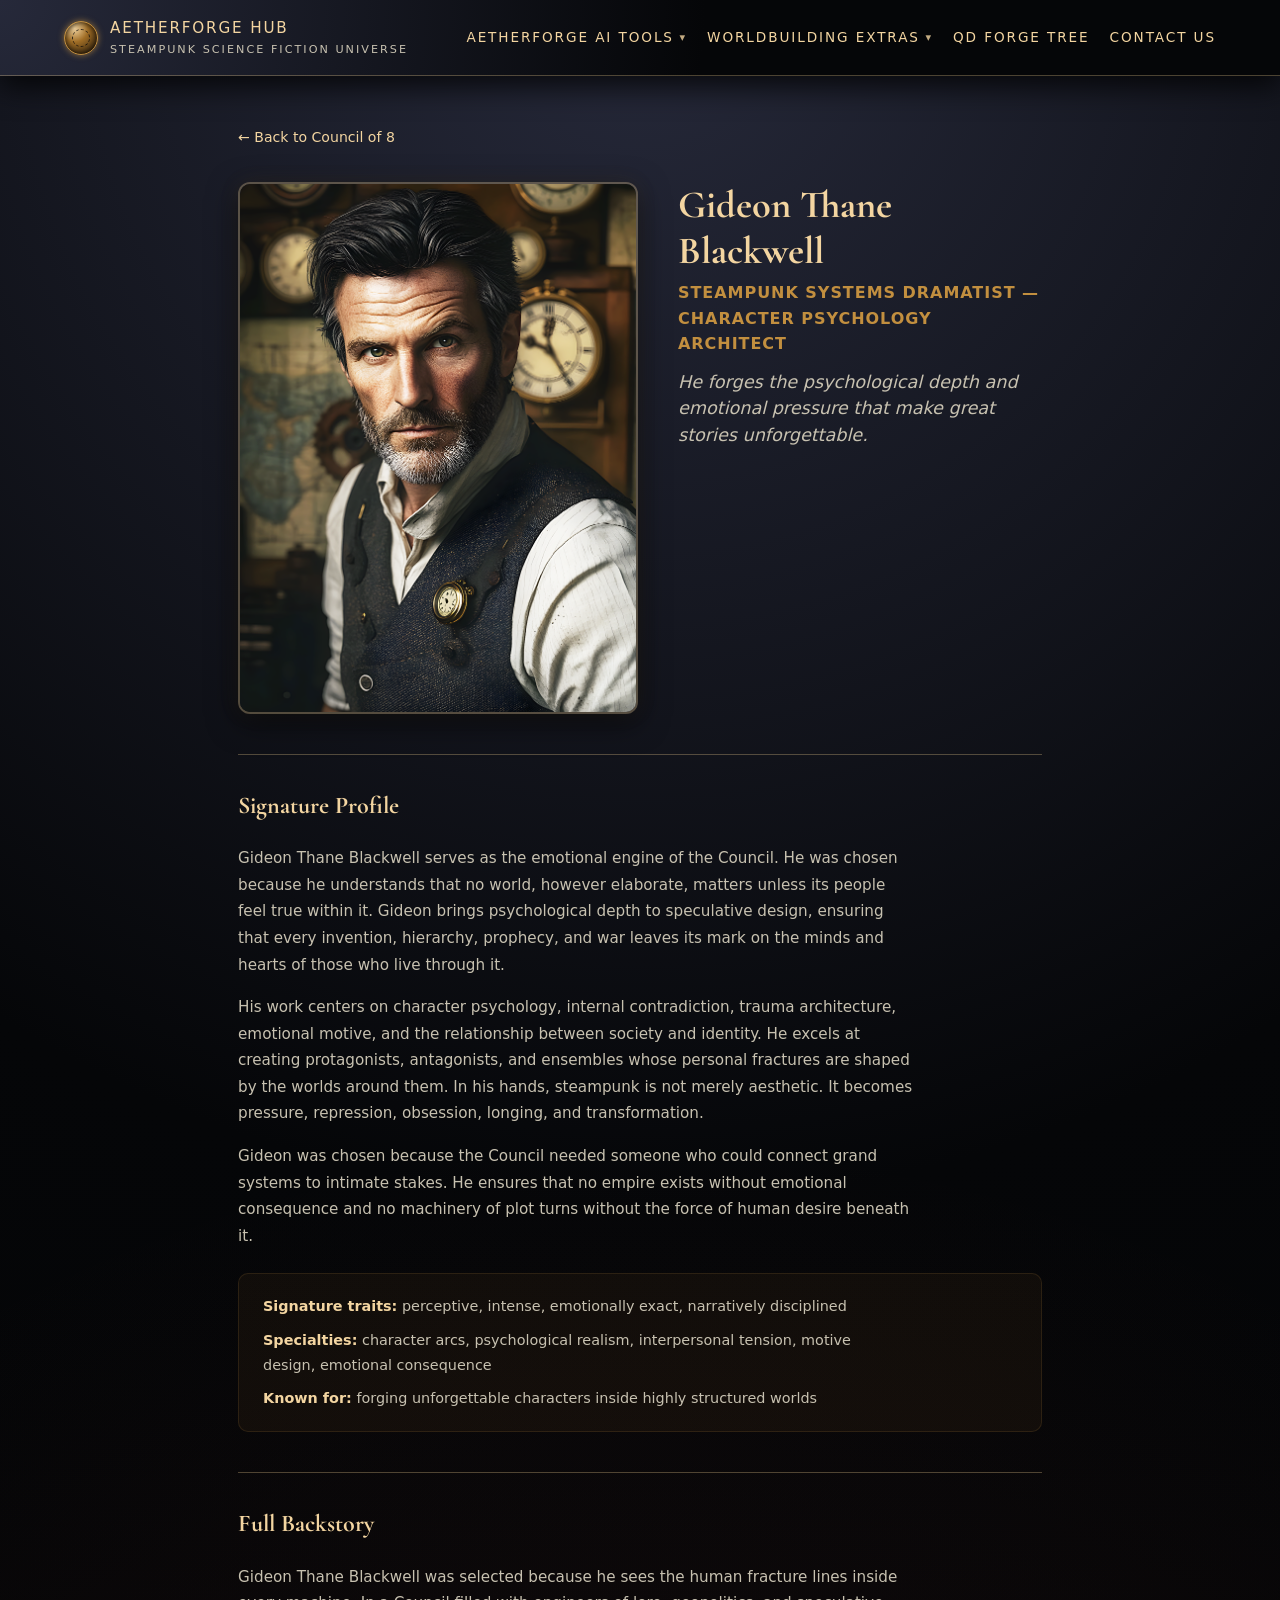
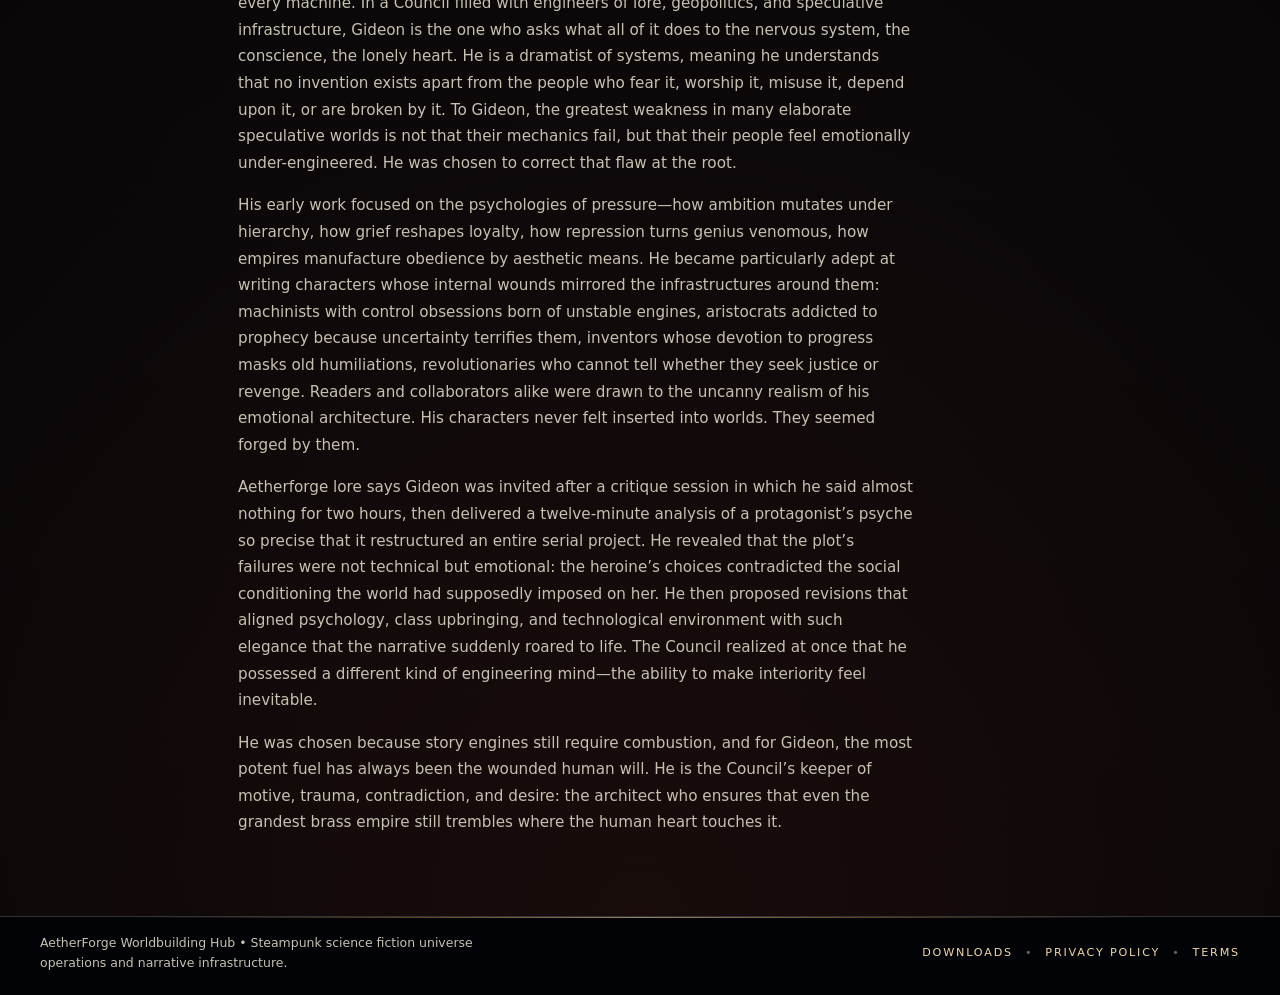
<file: gideon-thane-blackwell.html>
<!DOCTYPE html>
<html lang="en">
<head>
  <meta charset="UTF-8">
  <title>Gideon Thane Blackwell — Character Psychology Architect | Aetherforge Council of 8</title>
  <meta name="viewport" content="width=device-width, initial-scale=1.0">
  <meta name="description" content="Gideon Thane Blackwell — Steampunk Systems Dramatist and Character Psychology Architect. He forges the psychological depth and emotional pressure that make great stories unforgettable.">
  <meta name="theme-color" content="#050608">
  <link rel="stylesheet" href="assets/css/site.css">
</head>
<body>
  <header><div class="shell top-bar"><a href="index.html" class="brand"><div class="brand-icon" aria-hidden="true"></div><div class="brand-text"><div class="brand-name">AetherForge Hub</div><div class="brand-sub">Steampunk Science Fiction Universe</div></div></a><nav class="main-nav" aria-label="Main navigation"><input type="checkbox" id="nav-toggle" class="nav-toggle" aria-label="Toggle navigation menu"><label for="nav-toggle" class="nav-toggle-label"><span></span><span></span><span></span></label><ul class="nav-list"><li class="nav-item dropdown"><a href="#" class="nav-link">Aetherforge AI Tools <span class="caret">&#9662;</span></a><ul class="dropdown-menu"><li><a href="https://quantumstoryforge.io/recallos/" target="_blank" rel="noopener noreferrer">Aetherforge AI Memory</a></li><li><a href="aetherforge_council_of_8.html">Aetherforge Council of 8</a></li></ul></li><li class="nav-item dropdown"><a href="#" class="nav-link">Worldbuilding Extras <span class="caret">&#9662;</span></a><ul class="dropdown-menu"><li><a href="steampunk_stardate_calculator.html">Steampunk Stardate Generator</a></li><li><a href="peregrine_plasma_rifle.html">HMR-9 Peregrine Field Manual</a></li></ul></li><li class="nav-item"><a href="https://qdls.io/" class="nav-link" target="_blank" rel="noopener noreferrer">QD Forge Tree</a></li><li class="nav-item"><a href="contact.html" class="nav-link">Contact Us</a></li></ul></nav></div></header>

  <main>
    <section class="council-bio-page">
      <div class="shell">
        <p class="bio-breadcrumb"><a href="aetherforge_council_of_8.html">&larr; Back to Council of 8</a></p>
        <div class="bio-header">
          <img src="images/headshots/05_gideon_aetherforge_8_800x1067.png" alt="Gideon Thane Blackwell" class="bio-portrait" width="400" height="534">
          <div class="bio-header-text">
            <h1>Gideon Thane Blackwell</h1>
            <p class="bio-role">Steampunk Systems Dramatist &mdash; Character Psychology Architect</p>
            <p class="bio-tagline"><em>He forges the psychological depth and emotional pressure that make great stories unforgettable.</em></p>
          </div>
        </div>

        <section class="bio-section">
          <h2>Signature Profile</h2>
          <p>Gideon Thane Blackwell serves as the emotional engine of the Council. He was chosen because he understands that no world, however elaborate, matters unless its people feel true within it. Gideon brings psychological depth to speculative design, ensuring that every invention, hierarchy, prophecy, and war leaves its mark on the minds and hearts of those who live through it.</p>
          <p>His work centers on character psychology, internal contradiction, trauma architecture, emotional motive, and the relationship between society and identity. He excels at creating protagonists, antagonists, and ensembles whose personal fractures are shaped by the worlds around them. In his hands, steampunk is not merely aesthetic. It becomes pressure, repression, obsession, longing, and transformation.</p>
          <p>Gideon was chosen because the Council needed someone who could connect grand systems to intimate stakes. He ensures that no empire exists without emotional consequence and no machinery of plot turns without the force of human desire beneath it.</p>
          <div class="bio-traits">
            <p><strong>Signature traits:</strong> perceptive, intense, emotionally exact, narratively disciplined</p>
            <p><strong>Specialties:</strong> character arcs, psychological realism, interpersonal tension, motive design, emotional consequence</p>
            <p><strong>Known for:</strong> forging unforgettable characters inside highly structured worlds</p>
          </div>
        </section>

        <section class="bio-section">
          <h2>Full Backstory</h2>
          <p>Gideon Thane Blackwell was selected because he sees the human fracture lines inside every machine. In a Council filled with engineers of lore, geopolitics, and speculative infrastructure, Gideon is the one who asks what all of it does to the nervous system, the conscience, the lonely heart. He is a dramatist of systems, meaning he understands that no invention exists apart from the people who fear it, worship it, misuse it, depend upon it, or are broken by it. To Gideon, the greatest weakness in many elaborate speculative worlds is not that their mechanics fail, but that their people feel emotionally under-engineered. He was chosen to correct that flaw at the root.</p>
          <p>His early work focused on the psychologies of pressure&mdash;how ambition mutates under hierarchy, how grief reshapes loyalty, how repression turns genius venomous, how empires manufacture obedience by aesthetic means. He became particularly adept at writing characters whose internal wounds mirrored the infrastructures around them: machinists with control obsessions born of unstable engines, aristocrats addicted to prophecy because uncertainty terrifies them, inventors whose devotion to progress masks old humiliations, revolutionaries who cannot tell whether they seek justice or revenge. Readers and collaborators alike were drawn to the uncanny realism of his emotional architecture. His characters never felt inserted into worlds. They seemed forged by them.</p>
          <p>Aetherforge lore says Gideon was invited after a critique session in which he said almost nothing for two hours, then delivered a twelve-minute analysis of a protagonist&rsquo;s psyche so precise that it restructured an entire serial project. He revealed that the plot&rsquo;s failures were not technical but emotional: the heroine&rsquo;s choices contradicted the social conditioning the world had supposedly imposed on her. He then proposed revisions that aligned psychology, class upbringing, and technological environment with such elegance that the narrative suddenly roared to life. The Council realized at once that he possessed a different kind of engineering mind&mdash;the ability to make interiority feel inevitable.</p>
          <p>He was chosen because story engines still require combustion, and for Gideon, the most potent fuel has always been the wounded human will. He is the Council&rsquo;s keeper of motive, trauma, contradiction, and desire: the architect who ensures that even the grandest brass empire still trembles where the human heart touches it.</p>
        </section>
      </div>
    </section>
  </main>

  <footer><div class="footer-inner"><div class="footer-copy">AetherForge Worldbuilding Hub &bull; Steampunk science fiction universe operations and narrative infrastructure.</div><nav class="footer-links" aria-label="Footer links"><a href="#">Downloads</a><span class="footer-sep">&bull;</span><a href="#">Privacy Policy</a><span class="footer-sep">&bull;</span><a href="#">Terms</a></nav></div></footer>
  <script>document.addEventListener("DOMContentLoaded",function(){const h=document.querySelector("header");function s(){if(h)document.documentElement.style.setProperty("--header-height",h.offsetHeight+"px")}s();window.addEventListener("resize",s)});</script>
</body>
</html>
</file>
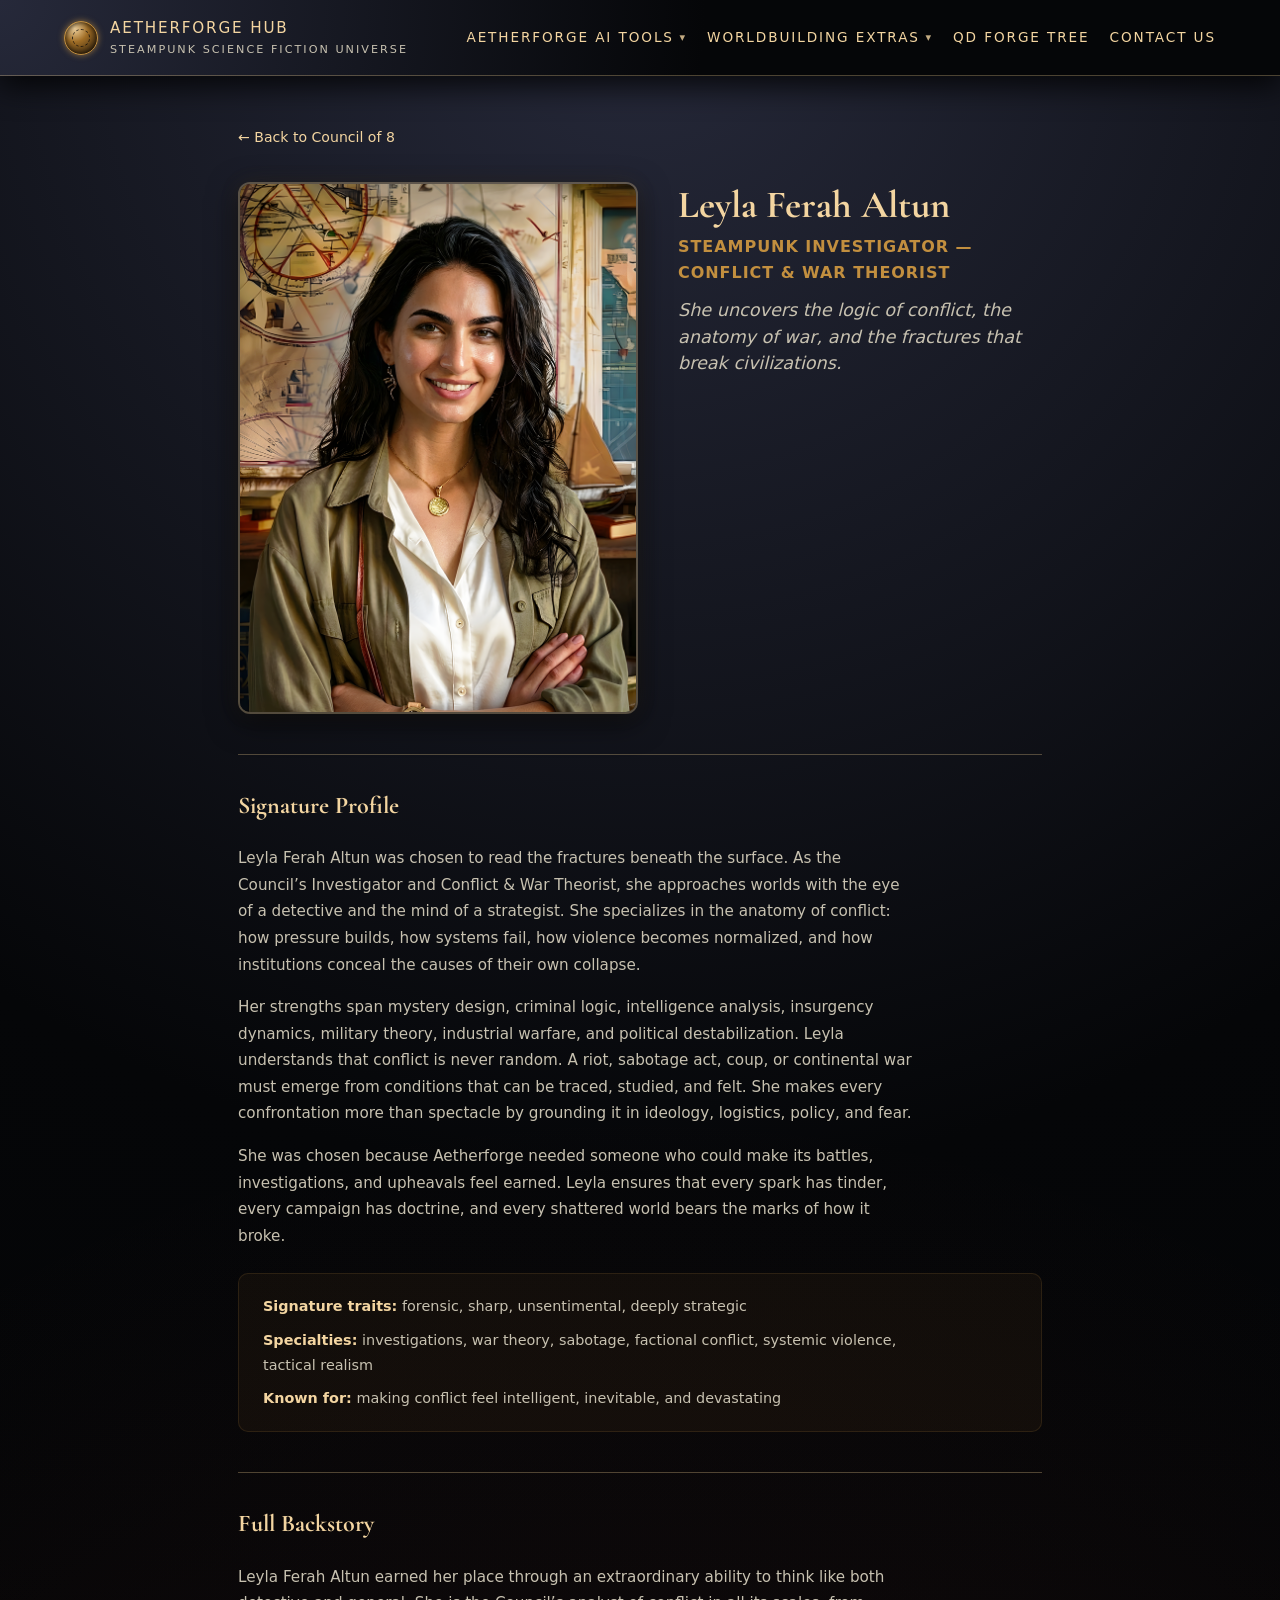
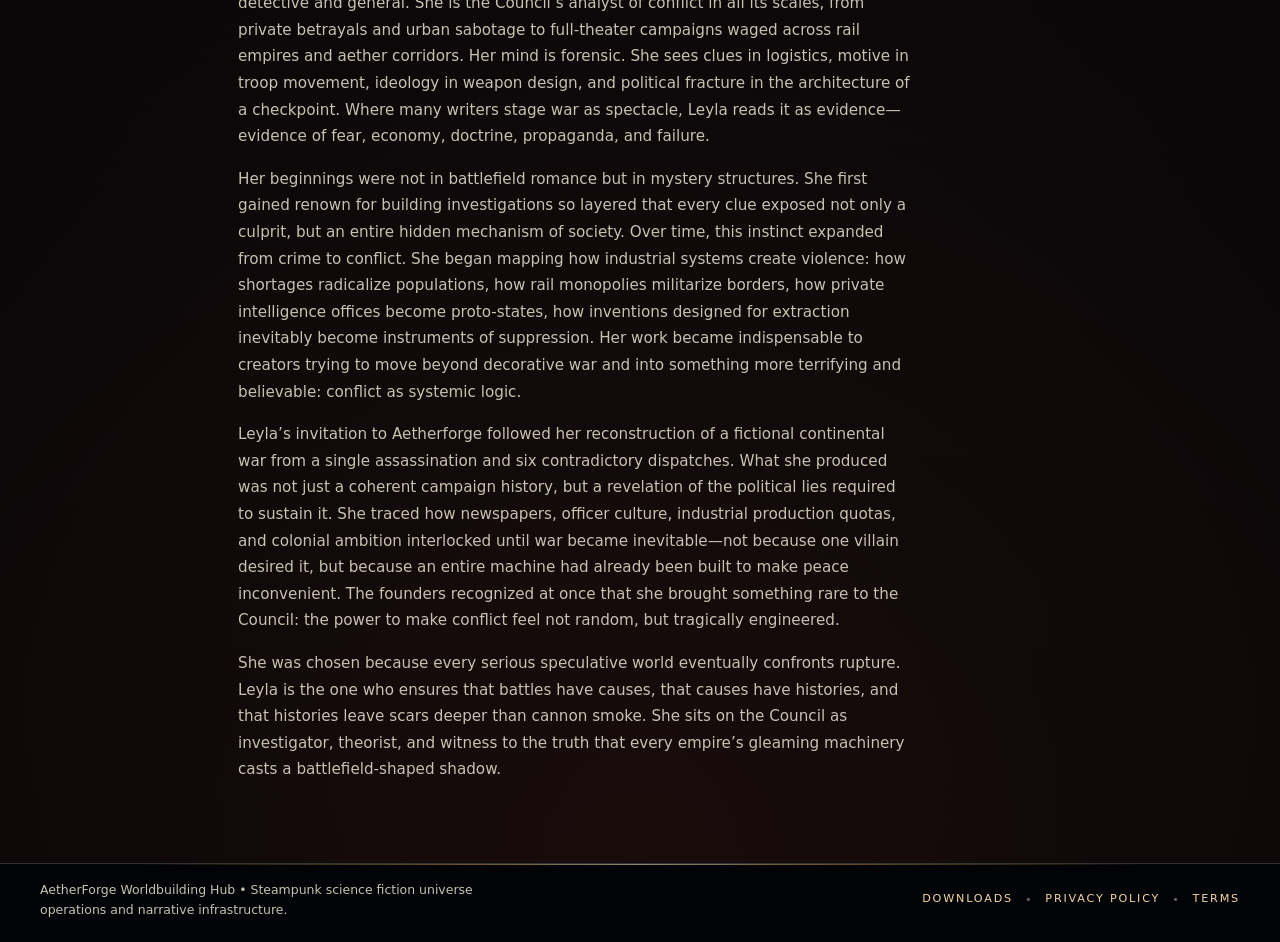
<file: leyla-ferah-altun.html>
<!DOCTYPE html>
<html lang="en">
<head>
  <meta charset="UTF-8">
  <title>Leyla Ferah Altun — Conflict &amp; War Theorist | Aetherforge Council of 8</title>
  <meta name="viewport" content="width=device-width, initial-scale=1.0">
  <meta name="description" content="Leyla Ferah Altun — Steampunk Investigator and Conflict & War Theorist. She uncovers the logic of conflict, the anatomy of war, and the fractures that break civilizations.">
  <meta name="theme-color" content="#050608">
  <link rel="stylesheet" href="assets/css/site.css">
</head>
<body>
  <header><div class="shell top-bar"><a href="index.html" class="brand"><div class="brand-icon" aria-hidden="true"></div><div class="brand-text"><div class="brand-name">AetherForge Hub</div><div class="brand-sub">Steampunk Science Fiction Universe</div></div></a><nav class="main-nav" aria-label="Main navigation"><input type="checkbox" id="nav-toggle" class="nav-toggle" aria-label="Toggle navigation menu"><label for="nav-toggle" class="nav-toggle-label"><span></span><span></span><span></span></label><ul class="nav-list"><li class="nav-item dropdown"><a href="#" class="nav-link">Aetherforge AI Tools <span class="caret">&#9662;</span></a><ul class="dropdown-menu"><li><a href="https://quantumstoryforge.io/recallos/" target="_blank" rel="noopener noreferrer">Aetherforge AI Memory</a></li><li><a href="aetherforge_council_of_8.html">Aetherforge Council of 8</a></li></ul></li><li class="nav-item dropdown"><a href="#" class="nav-link">Worldbuilding Extras <span class="caret">&#9662;</span></a><ul class="dropdown-menu"><li><a href="steampunk_stardate_calculator.html">Steampunk Stardate Generator</a></li><li><a href="peregrine_plasma_rifle.html">HMR-9 Peregrine Field Manual</a></li></ul></li><li class="nav-item"><a href="https://qdls.io/" class="nav-link" target="_blank" rel="noopener noreferrer">QD Forge Tree</a></li><li class="nav-item"><a href="contact.html" class="nav-link">Contact Us</a></li></ul></nav></div></header>

  <main>
    <section class="council-bio-page">
      <div class="shell">
        <p class="bio-breadcrumb"><a href="aetherforge_council_of_8.html">&larr; Back to Council of 8</a></p>
        <div class="bio-header">
          <img src="images/headshots/06_leyla_aetherforge_8_800x1067.png" alt="Leyla Ferah Altun" class="bio-portrait" width="400" height="534">
          <div class="bio-header-text">
            <h1>Leyla Ferah Altun</h1>
            <p class="bio-role">Steampunk Investigator &mdash; Conflict &amp; War Theorist</p>
            <p class="bio-tagline"><em>She uncovers the logic of conflict, the anatomy of war, and the fractures that break civilizations.</em></p>
          </div>
        </div>

        <section class="bio-section">
          <h2>Signature Profile</h2>
          <p>Leyla Ferah Altun was chosen to read the fractures beneath the surface. As the Council&rsquo;s Investigator and Conflict &amp; War Theorist, she approaches worlds with the eye of a detective and the mind of a strategist. She specializes in the anatomy of conflict: how pressure builds, how systems fail, how violence becomes normalized, and how institutions conceal the causes of their own collapse.</p>
          <p>Her strengths span mystery design, criminal logic, intelligence analysis, insurgency dynamics, military theory, industrial warfare, and political destabilization. Leyla understands that conflict is never random. A riot, sabotage act, coup, or continental war must emerge from conditions that can be traced, studied, and felt. She makes every confrontation more than spectacle by grounding it in ideology, logistics, policy, and fear.</p>
          <p>She was chosen because Aetherforge needed someone who could make its battles, investigations, and upheavals feel earned. Leyla ensures that every spark has tinder, every campaign has doctrine, and every shattered world bears the marks of how it broke.</p>
          <div class="bio-traits">
            <p><strong>Signature traits:</strong> forensic, sharp, unsentimental, deeply strategic</p>
            <p><strong>Specialties:</strong> investigations, war theory, sabotage, factional conflict, systemic violence, tactical realism</p>
            <p><strong>Known for:</strong> making conflict feel intelligent, inevitable, and devastating</p>
          </div>
        </section>

        <section class="bio-section">
          <h2>Full Backstory</h2>
          <p>Leyla Ferah Altun earned her place through an extraordinary ability to think like both detective and general. She is the Council&rsquo;s analyst of conflict in all its scales, from private betrayals and urban sabotage to full-theater campaigns waged across rail empires and aether corridors. Her mind is forensic. She sees clues in logistics, motive in troop movement, ideology in weapon design, and political fracture in the architecture of a checkpoint. Where many writers stage war as spectacle, Leyla reads it as evidence&mdash;evidence of fear, economy, doctrine, propaganda, and failure.</p>
          <p>Her beginnings were not in battlefield romance but in mystery structures. She first gained renown for building investigations so layered that every clue exposed not only a culprit, but an entire hidden mechanism of society. Over time, this instinct expanded from crime to conflict. She began mapping how industrial systems create violence: how shortages radicalize populations, how rail monopolies militarize borders, how private intelligence offices become proto-states, how inventions designed for extraction inevitably become instruments of suppression. Her work became indispensable to creators trying to move beyond decorative war and into something more terrifying and believable: conflict as systemic logic.</p>
          <p>Leyla&rsquo;s invitation to Aetherforge followed her reconstruction of a fictional continental war from a single assassination and six contradictory dispatches. What she produced was not just a coherent campaign history, but a revelation of the political lies required to sustain it. She traced how newspapers, officer culture, industrial production quotas, and colonial ambition interlocked until war became inevitable&mdash;not because one villain desired it, but because an entire machine had already been built to make peace inconvenient. The founders recognized at once that she brought something rare to the Council: the power to make conflict feel not random, but tragically engineered.</p>
          <p>She was chosen because every serious speculative world eventually confronts rupture. Leyla is the one who ensures that battles have causes, that causes have histories, and that histories leave scars deeper than cannon smoke. She sits on the Council as investigator, theorist, and witness to the truth that every empire&rsquo;s gleaming machinery casts a battlefield-shaped shadow.</p>
        </section>
      </div>
    </section>
  </main>

  <footer><div class="footer-inner"><div class="footer-copy">AetherForge Worldbuilding Hub &bull; Steampunk science fiction universe operations and narrative infrastructure.</div><nav class="footer-links" aria-label="Footer links"><a href="#">Downloads</a><span class="footer-sep">&bull;</span><a href="#">Privacy Policy</a><span class="footer-sep">&bull;</span><a href="#">Terms</a></nav></div></footer>
  <script>document.addEventListener("DOMContentLoaded",function(){const h=document.querySelector("header");function s(){if(h)document.documentElement.style.setProperty("--header-height",h.offsetHeight+"px")}s();window.addEventListener("resize",s)});</script>
</body>
</html>
</file>
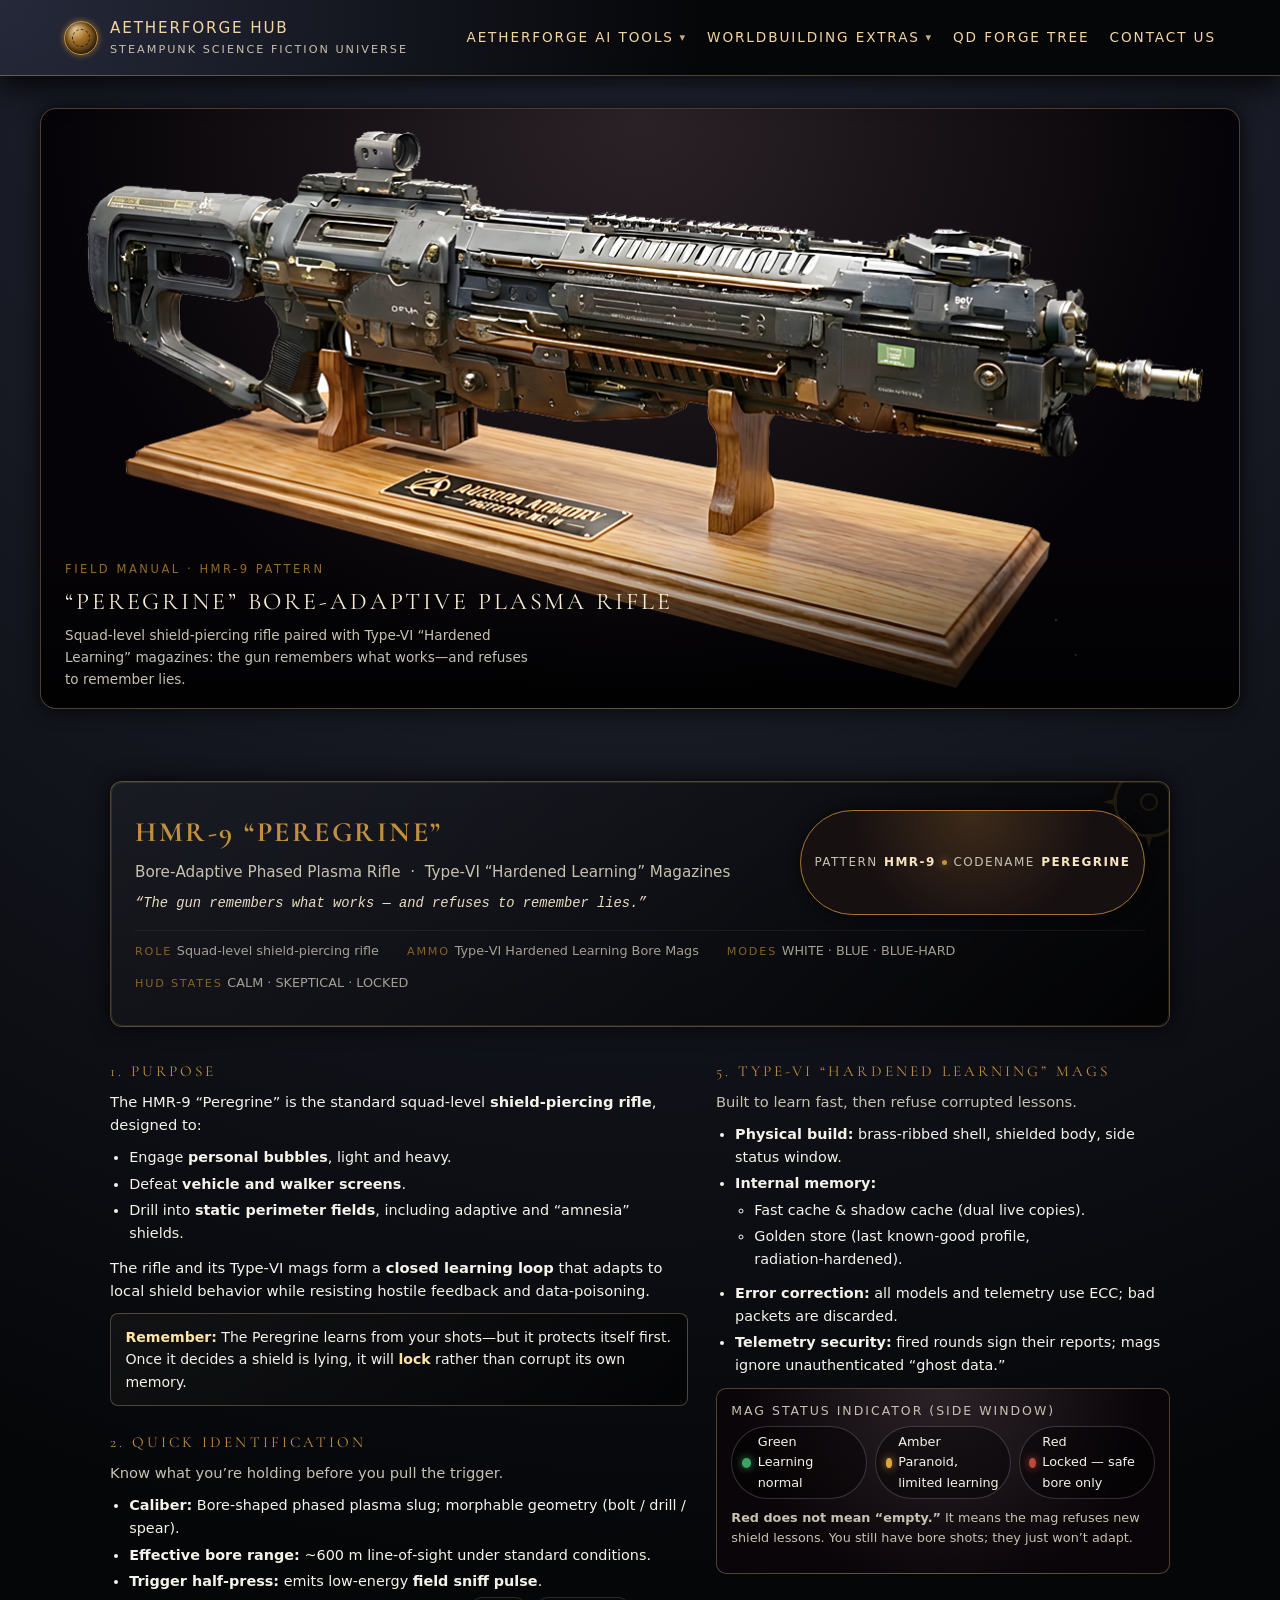
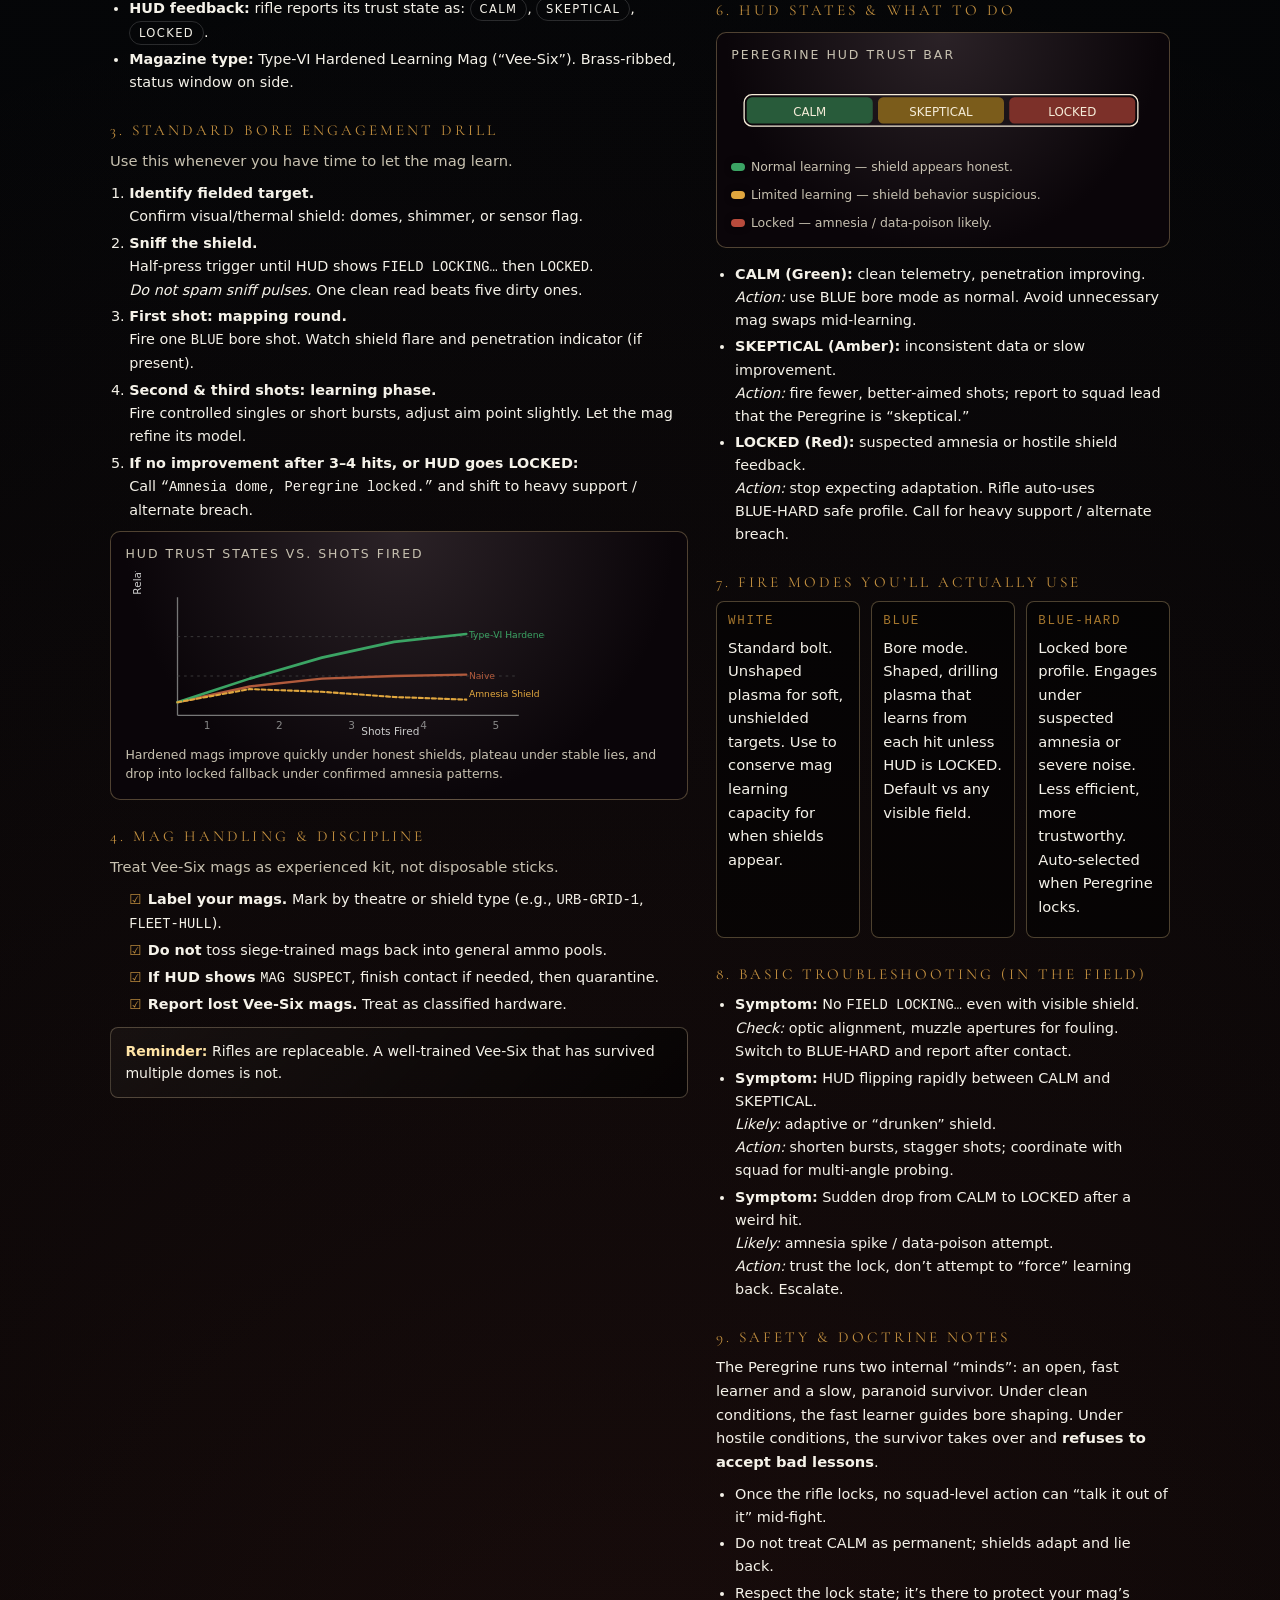
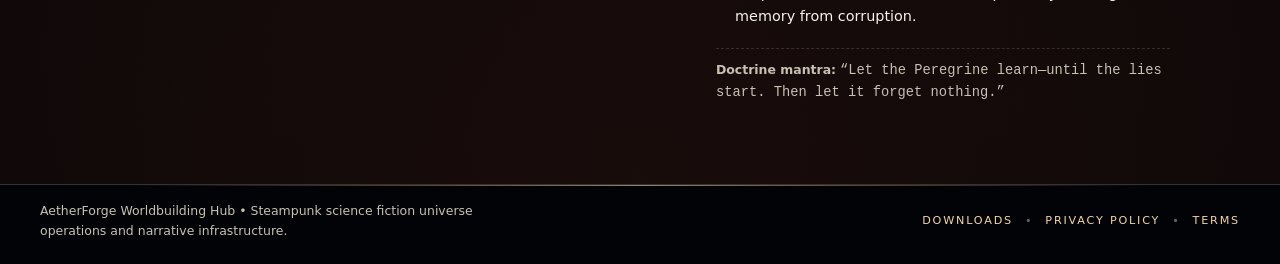
<file: peregrine_plasma_rifle.html>
<!DOCTYPE html>
<html lang="en">
<head>
  <meta charset="UTF-8">
  <title>HMR-9 "Peregrine" Field Manual – Type-VI Hardened Learning Mags</title>
  <meta name="viewport" content="width=device-width, initial-scale=1.0">
  <meta name="theme-color" content="#050608">
  <link rel="stylesheet" href="assets/css/site.css">
</head>
<body>
  <header>
    <div class="shell top-bar">
      <a href="index.html" class="brand">
        <div class="brand-icon" aria-hidden="true"></div>
        <div class="brand-text">
          <div class="brand-name">AetherForge Hub</div>
          <div class="brand-sub">Steampunk Science Fiction Universe</div>
        </div>
      </a>

      <nav class="main-nav" aria-label="Main navigation">
        <input type="checkbox" id="nav-toggle" class="nav-toggle" aria-label="Toggle navigation menu">
        <label for="nav-toggle" class="nav-toggle-label">
          <span></span>
          <span></span>
          <span></span>
        </label>

        <ul class="nav-list">
          <li class="nav-item dropdown">
            <a href="#" class="nav-link">Aetherforge AI Tools <span class="caret">&#9662;</span></a>
            <ul class="dropdown-menu">
              <li><a href="https://quantumstoryforge.io/recallos/" target="_blank" rel="noopener noreferrer">Aetherforge AI Memory</a></li>
              <li><a href="aetherforge_council_of_8.html">Aetherforge Council of 8</a></li>
            </ul>
          </li>
          <li class="nav-item dropdown">
            <a href="#" class="nav-link">Worldbuilding Extras <span class="caret">&#9662;</span></a>
            <ul class="dropdown-menu">
              <li><a href="steampunk_stardate_calculator.html">Steampunk Stardate Generator</a></li>
              <li><a href="peregrine_plasma_rifle.html">HMR-9 Peregrine Field Manual</a></li>
            </ul>
          </li>
          <li class="nav-item">
            <a href="https://qdls.io/" class="nav-link" target="_blank" rel="noopener noreferrer">QD Forge Tree</a>
          </li>
          <li class="nav-item">
            <a href="contact.html" class="nav-link">Contact Us</a>
          </li>
        </ul>
      </nav>
    </div>
  </header>

  <main>
    <!-- PAGE HERO -->
    <section class="page-hero">
      <div class="hero-media">
        <img
          src="images/headers/03_peregrin_plasma_transparent_1200x600.png"
          alt='HMR-9 "Peregrine" bore-adaptive phased plasma rifle on display'
          width="1200" height="600"
          fetchpriority="high">
      </div>
      <div class="hero-overlay">
        <div class="hero-kicker">Field Manual &middot; HMR-9 Pattern</div>
        <div class="hero-title">&ldquo;Peregrine&rdquo; Bore-Adaptive Plasma Rifle</div>
        <div class="hero-subtitle">
          Squad-level shield-piercing rifle paired with Type-VI &ldquo;Hardened Learning&rdquo; magazines:
          the gun remembers what works&mdash;and refuses to remember lies.
        </div>
      </div>
    </section>

    <div class="page">
      <div class="panel page-header">
        <!-- Decorative gear corner -->
        <div class="gear-corner" aria-hidden="true">
          <svg viewBox="0 0 120 120">
            <circle cx="60" cy="60" r="34" fill="none" stroke="#c89b3c" stroke-width="3" />
            <circle cx="60" cy="60" r="8" fill="none" stroke="#c89b3c" stroke-width="2" />
            <path d="M60 14 L64 28 L56 28 Z" fill="#c89b3c" />
            <path d="M60 106 L64 92 L56 92 Z" fill="#c89b3c" />
            <path d="M14 60 L28 64 L28 56 Z" fill="#c89b3c" />
            <path d="M106 60 L92 64 L92 56 Z" fill="#c89b3c" />
          </svg>
        </div>

        <div class="title-row">
          <div class="title-block">
            <h1>HMR&#8209;9 &ldquo;Peregrine&rdquo;</h1>
            <div class="subtitle">
              Bore&#8209;Adaptive Phased Plasma Rifle &nbsp;&middot;&nbsp;
              Type&#8209;VI &ldquo;Hardened Learning&rdquo; Magazines
            </div>
            <div class="tagline">
              <span class="mono">&ldquo;The gun remembers what works &mdash; and refuses to remember lies.&rdquo;</span>
            </div>
          </div>
          <div class="badge-block">
            <div class="spec-badge">
              <span class="label">Pattern</span>
              <span class="value">HMR&#8209;9</span>
              <span class="dot"></span>
              <span class="label">Codename</span>
              <span class="value">Peregrine</span>
            </div>
          </div>
        </div>

        <div class="meta-row">
          <span><span class="meta-label">Role</span><span class="meta-value">Squad&#8209;level shield&#8209;piercing rifle</span></span>
          <span><span class="meta-label">Ammo</span><span class="meta-value">Type&#8209;VI Hardened Learning Bore Mags</span></span>
          <span><span class="meta-label">Modes</span><span class="meta-value">WHITE &middot; BLUE &middot; BLUE&#8209;HARD</span></span>
          <span><span class="meta-label">HUD States</span><span class="meta-value">CALM &middot; SKEPTICAL &middot; LOCKED</span></span>
        </div>
      </div>

      <div class="content-grid">
        <!-- LEFT COLUMN -->
        <div>
          <section id="purpose">
            <div class="section-title">1. Purpose</div>
            <p>The HMR&#8209;9 &ldquo;Peregrine&rdquo; is the standard squad&#8209;level <strong>shield&#8209;piercing rifle</strong>, designed to:</p>
            <ul>
              <li>Engage <strong>personal bubbles</strong>, light and heavy.</li>
              <li>Defeat <strong>vehicle and walker screens</strong>.</li>
              <li>Drill into <strong>static perimeter fields</strong>, including adaptive and &ldquo;amnesia&rdquo; shields.</li>
            </ul>
            <p>The rifle and its Type&#8209;VI mags form a <strong>closed learning loop</strong> that adapts to local shield behavior while resisting hostile feedback and data&#8209;poisoning.</p>
            <div class="callout">
              <strong>Remember:</strong> The Peregrine learns from your shots&mdash;but it protects itself first.
              Once it decides a shield is lying, it will <strong>lock</strong> rather than corrupt its own memory.
            </div>
          </section>

          <section id="quick-id">
            <div class="section-title">2. Quick Identification</div>
            <p class="section-subtitle">Know what you&rsquo;re holding before you pull the trigger.</p>
            <ul>
              <li><strong>Caliber:</strong> Bore&#8209;shaped phased plasma slug; morphable geometry (bolt / drill / spear).</li>
              <li><strong>Effective bore range:</strong> ~600 m line&#8209;of&#8209;sight under standard conditions.</li>
              <li><strong>Trigger half&#8209;press:</strong> emits low&#8209;energy <strong>field sniff pulse</strong>.</li>
              <li><strong>HUD feedback:</strong> rifle reports its trust state as:
                <span class="pill"><span>CALM</span></span>,
                <span class="pill"><span>SKEPTICAL</span></span>,
                <span class="pill"><span>LOCKED</span></span>.
              </li>
              <li><strong>Magazine type:</strong> Type&#8209;VI Hardened Learning Mag (&ldquo;Vee&#8209;Six&rdquo;). Brass&#8209;ribbed, status window on side.</li>
            </ul>
          </section>

          <section id="bore-drill">
            <div class="section-title">3. Standard Bore Engagement Drill</div>
            <p class="section-subtitle">Use this whenever you have time to let the mag learn.</p>
            <ol style="padding-left:1.2rem; margin:0.3rem 0;">
              <li><strong>Identify fielded target.</strong><br>Confirm visual/thermal shield: domes, shimmer, or sensor flag.</li>
              <li><strong>Sniff the shield.</strong><br>Half&#8209;press trigger until HUD shows <span class="mono">FIELD LOCKING&hellip;</span> then <span class="mono">LOCKED</span>.<br><em>Do not spam sniff pulses.</em> One clean read beats five dirty ones.</li>
              <li><strong>First shot: mapping round.</strong><br>Fire one <span class="mono">BLUE</span> bore shot. Watch shield flare and penetration indicator (if present).</li>
              <li><strong>Second &amp; third shots: learning phase.</strong><br>Fire controlled singles or short bursts, adjust aim point slightly. Let the mag refine its model.</li>
              <li><strong>If no improvement after 3&ndash;4 hits, or HUD goes LOCKED:</strong><br>Call <span class="mono">&ldquo;Amnesia dome, Peregrine locked.&rdquo;</span> and shift to heavy support / alternate breach.</li>
            </ol>

            <div class="infographic">
              <div class="infographic-title">HUD Trust States vs. Shots Fired</div>
              <div class="graph">
                <svg viewBox="0 0 320 130" role="img" aria-labelledby="graph-title graph-desc">
                  <title id="graph-title">Relative Bore Effectiveness vs. Shots Fired</title>
                  <desc id="graph-desc">Compares naive magazines, hardened Vee&#8209;Six mags, and mags under amnesia shield conditions.</desc>
                  <line x1="40" y1="20" x2="40" y2="110" stroke="#777" stroke-width="1" />
                  <line x1="40" y1="110" x2="300" y2="110" stroke="#777" stroke-width="1" />
                  <text x="12" y="18" font-size="8" fill="#ccc" transform="rotate(-90 12 18)">Relative Penetration</text>
                  <text x="180" y="125" font-size="8" fill="#ccc">Shots Fired</text>
                  <line x1="40" y1="80" x2="300" y2="80" stroke="#444" stroke-dasharray="2,3" stroke-width="0.6"/>
                  <line x1="40" y1="50" x2="300" y2="50" stroke="#444" stroke-dasharray="2,3" stroke-width="0.6"/>
                  <polyline fill="none" stroke="#b15a3c" stroke-width="1.8" stroke-linecap="round" stroke-linejoin="round" points="40,100 95,88 150,82 205,80 260,79" />
                  <text x="262" y="82" font-size="7" fill="#b15a3c">Naive</text>
                  <polyline fill="none" stroke="#3ba464" stroke-width="2" stroke-linecap="round" stroke-linejoin="round" points="40,100 95,82 150,66 205,54 260,48" />
                  <text x="262" y="51" font-size="7" fill="#3ba464">Type&#8209;VI Hardened</text>
                  <polyline fill="none" stroke="#e0a63e" stroke-width="1.6" stroke-linecap="round" stroke-linejoin="round" stroke-dasharray="3,2" points="40,100 95,90 150,92 205,96 260,98" />
                  <text x="262" y="96" font-size="7" fill="#e0a63e">Amnesia Shield</text>
                  <text x="60" y="120" font-size="8" fill="#888">1</text>
                  <text x="115" y="120" font-size="8" fill="#888">2</text>
                  <text x="170" y="120" font-size="8" fill="#888">3</text>
                  <text x="225" y="120" font-size="8" fill="#888">4</text>
                  <text x="280" y="120" font-size="8" fill="#888">5</text>
                </svg>
                <div class="graph-caption">Hardened mags improve quickly under honest shields, plateau under stable lies, and drop into locked fallback under confirmed amnesia patterns.</div>
              </div>
            </div>
          </section>

          <section id="mag-handling">
            <div class="section-title">4. Mag Handling &amp; Discipline</div>
            <p class="section-subtitle">Treat Vee&#8209;Six mags as experienced kit, not disposable sticks.</p>
            <ul class="checklist">
              <li><strong>Label your mags.</strong> Mark by theatre or shield type (e.g., <span class="mono">URB&#8209;GRID&#8209;1</span>, <span class="mono">FLEET&#8209;HULL</span>).</li>
              <li><strong>Do not</strong> toss siege&#8209;trained mags back into general ammo pools.</li>
              <li><strong>If HUD shows</strong> <span class="mono">MAG SUSPECT</span>, finish contact if needed, then quarantine.</li>
              <li><strong>Report lost Vee&#8209;Six mags.</strong> Treat as classified hardware.</li>
            </ul>
            <div class="callout">
              <strong>Reminder:</strong> Rifles are replaceable. A well&#8209;trained Vee&#8209;Six that has survived multiple domes is not.
            </div>
          </section>
        </div>

        <!-- RIGHT COLUMN -->
        <div>
          <section id="type-vi">
            <div class="section-title">5. Type&#8209;VI &ldquo;Hardened Learning&rdquo; Mags</div>
            <p class="section-subtitle">Built to learn fast, then refuse corrupted lessons.</p>
            <ul>
              <li><strong>Physical build:</strong> brass&#8209;ribbed shell, shielded body, side status window.</li>
              <li><strong>Internal memory:</strong>
                <ul>
                  <li>Fast cache &amp; shadow cache (dual live copies).</li>
                  <li>Golden store (last known&#8209;good profile, radiation&#8209;hardened).</li>
                </ul>
              </li>
              <li><strong>Error correction:</strong> all models and telemetry use ECC; bad packets are discarded.</li>
              <li><strong>Telemetry security:</strong> fired rounds sign their reports; mags ignore unauthenticated &ldquo;ghost data.&rdquo;</li>
            </ul>

            <div class="infographic">
              <div class="infographic-title">Mag Status Indicator (Side Window)</div>
              <div class="mag-legend">
                <div class="mag-pill green">
                  <span class="dot"></span>
                  <div><div class="label">Green</div><div class="desc">Learning normal</div></div>
                </div>
                <div class="mag-pill amber">
                  <span class="dot"></span>
                  <div><div class="label">Amber</div><div class="desc">Paranoid, limited learning</div></div>
                </div>
                <div class="mag-pill red">
                  <span class="dot"></span>
                  <div><div class="label">Red</div><div class="desc">Locked &mdash; safe bore only</div></div>
                </div>
              </div>
              <p style="margin-top:0.55rem; font-size:0.8rem; color:var(--text-muted);">
                <strong>Red does not mean &ldquo;empty.&rdquo;</strong> It means the mag refuses new shield lessons. You still have bore shots; they just won&rsquo;t adapt.
              </p>
            </div>
          </section>

          <section id="hud">
            <div class="section-title">6. HUD States &amp; What to Do</div>
            <div class="infographic">
              <div class="infographic-title">Peregrine HUD Trust Bar</div>
              <div class="hud-bar">
                <svg viewBox="0 0 320 60" role="img" aria-labelledby="hud-title hud-desc">
                  <title id="hud-title">HUD Trust States</title>
                  <desc id="hud-desc">Shows three segments: CALM, SKEPTICAL, and LOCKED, with corresponding colors.</desc>
                  <rect x="10" y="18" width="300" height="24" fill="none" stroke="#f5ecd8" stroke-width="1" rx="6" ry="6" />
                  <rect x="12" y="20" width="96" height="20" fill="#285b3a" rx="4" ry="4" />
                  <rect x="112" y="20" width="96" height="20" fill="#7b5c1b" rx="4" ry="4" />
                  <rect x="212" y="20" width="96" height="20" fill="#7c3029" rx="4" ry="4" />
                  <text x="60" y="34" text-anchor="middle" font-size="9" fill="#f5ecd8">CALM</text>
                  <text x="160" y="34" text-anchor="middle" font-size="9" fill="#f5ecd8">SKEPTICAL</text>
                  <text x="260" y="34" text-anchor="middle" font-size="9" fill="#f5ecd8">LOCKED</text>
                </svg>
                <div class="legend-row">
                  <span class="legend-item"><span class="legend-swatch swatch-green"></span><span>Normal learning &mdash; shield appears honest.</span></span>
                  <span class="legend-item"><span class="legend-swatch swatch-amber"></span><span>Limited learning &mdash; shield behavior suspicious.</span></span>
                  <span class="legend-item"><span class="legend-swatch swatch-red"></span><span>Locked &mdash; amnesia / data&#8209;poison likely.</span></span>
                </div>
              </div>
            </div>
            <ul>
              <li><strong>CALM (Green):</strong> clean telemetry, penetration improving.<br><em>Action:</em> use BLUE bore mode as normal. Avoid unnecessary mag swaps mid&#8209;learning.</li>
              <li><strong>SKEPTICAL (Amber):</strong> inconsistent data or slow improvement.<br><em>Action:</em> fire fewer, better&#8209;aimed shots; report to squad lead that the Peregrine is &ldquo;skeptical.&rdquo;</li>
              <li><strong>LOCKED (Red):</strong> suspected amnesia or hostile shield feedback.<br><em>Action:</em> stop expecting adaptation. Rifle auto&#8209;uses BLUE&#8209;HARD safe profile. Call for heavy support / alternate breach.</li>
            </ul>
          </section>

          <section id="modes">
            <div class="section-title">7. Fire Modes You&rsquo;ll Actually Use</div>
            <div class="mode-grid">
              <div class="mode-card"><div class="mode-name">WHITE</div><p>Standard bolt. Unshaped plasma for soft, unshielded targets. Use to conserve mag learning capacity for when shields appear.</p></div>
              <div class="mode-card"><div class="mode-name">BLUE</div><p>Bore mode. Shaped, drilling plasma that learns from each hit unless HUD is LOCKED. Default vs any visible field.</p></div>
              <div class="mode-card"><div class="mode-name">BLUE&#8209;HARD</div><p>Locked bore profile. Engages under suspected amnesia or severe noise. Less efficient, more trustworthy. Auto&#8209;selected when Peregrine locks.</p></div>
            </div>
          </section>

          <section id="troubleshooting">
            <div class="section-title">8. Basic Troubleshooting (In the Field)</div>
            <ul>
              <li><strong>Symptom:</strong> No <span class="mono">FIELD LOCKING&hellip;</span> even with visible shield.<br><em>Check:</em> optic alignment, muzzle apertures for fouling. Switch to BLUE&#8209;HARD and report after contact.</li>
              <li><strong>Symptom:</strong> HUD flipping rapidly between CALM and SKEPTICAL.<br><em>Likely:</em> adaptive or &ldquo;drunken&rdquo; shield.<br><em>Action:</em> shorten bursts, stagger shots; coordinate with squad for multi&#8209;angle probing.</li>
              <li><strong>Symptom:</strong> Sudden drop from CALM to LOCKED after a weird hit.<br><em>Likely:</em> amnesia spike / data&#8209;poison attempt.<br><em>Action:</em> trust the lock, don&rsquo;t attempt to &ldquo;force&rdquo; learning back. Escalate.</li>
            </ul>
          </section>

          <section id="safety">
            <div class="section-title">9. Safety &amp; Doctrine Notes</div>
            <p>The Peregrine runs two internal &ldquo;minds&rdquo;: an open, fast learner and a slow, paranoid survivor. Under clean conditions, the fast learner guides bore shaping. Under hostile conditions, the survivor takes over and <strong>refuses to accept bad lessons</strong>.</p>
            <ul>
              <li>Once the rifle locks, no squad&#8209;level action can &ldquo;talk it out of it&rdquo; mid&#8209;fight.</li>
              <li>Do not treat CALM as permanent; shields adapt and lie back.</li>
              <li>Respect the lock state; it&rsquo;s there to protect your mag&rsquo;s memory from corruption.</li>
            </ul>
            <div class="footer-note">
              <strong>Doctrine mantra:</strong> <span class="mono">&ldquo;Let the Peregrine learn&mdash;until the lies start. Then let it forget nothing.&rdquo;</span>
            </div>
          </section>
        </div>
      </div>
    </div>
  </main>

  <footer>
    <div class="footer-inner">
      <div class="footer-copy">
        AetherForge Worldbuilding Hub &bull; Steampunk science fiction universe operations and narrative infrastructure.
      </div>
      <nav class="footer-links" aria-label="Footer links">
        <a href="#">Downloads</a>
        <span class="footer-sep">&bull;</span>
        <a href="#">Privacy Policy</a>
        <span class="footer-sep">&bull;</span>
        <a href="#">Terms</a>
      </nav>
    </div>
  </footer>

<script>
  (function () {
    var header = document.querySelector('header');
    if (!header) return;
    function setHeaderHeight() {
      document.documentElement.style.setProperty('--header-height', header.offsetHeight + 'px');
    }
    window.addEventListener('load', setHeaderHeight);
    window.addEventListener('resize', setHeaderHeight);
    setHeaderHeight();
    var navToggle = document.getElementById('nav-toggle');
    if (navToggle) {
      navToggle.addEventListener('change', function () {
        requestAnimationFrame(setHeaderHeight);
      });
    }
  })();
</script>
</body>
</html>
</file>
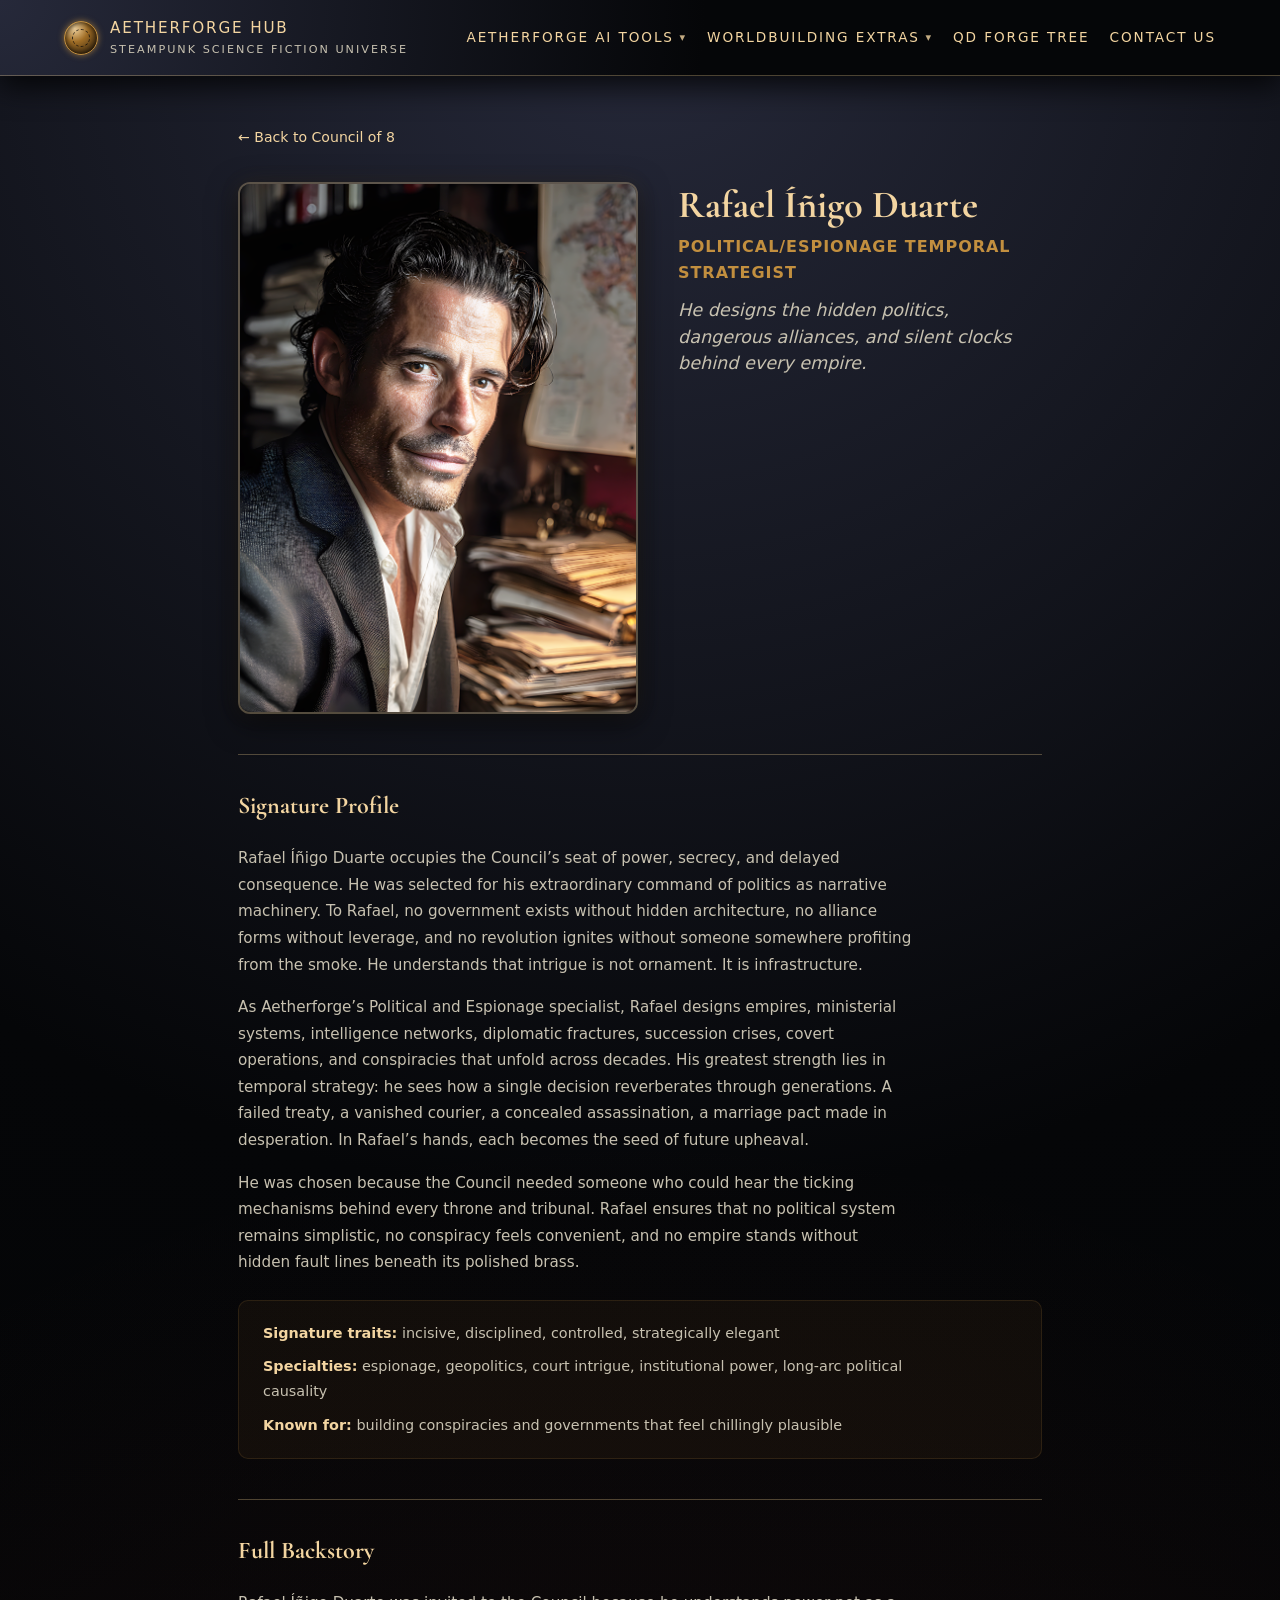
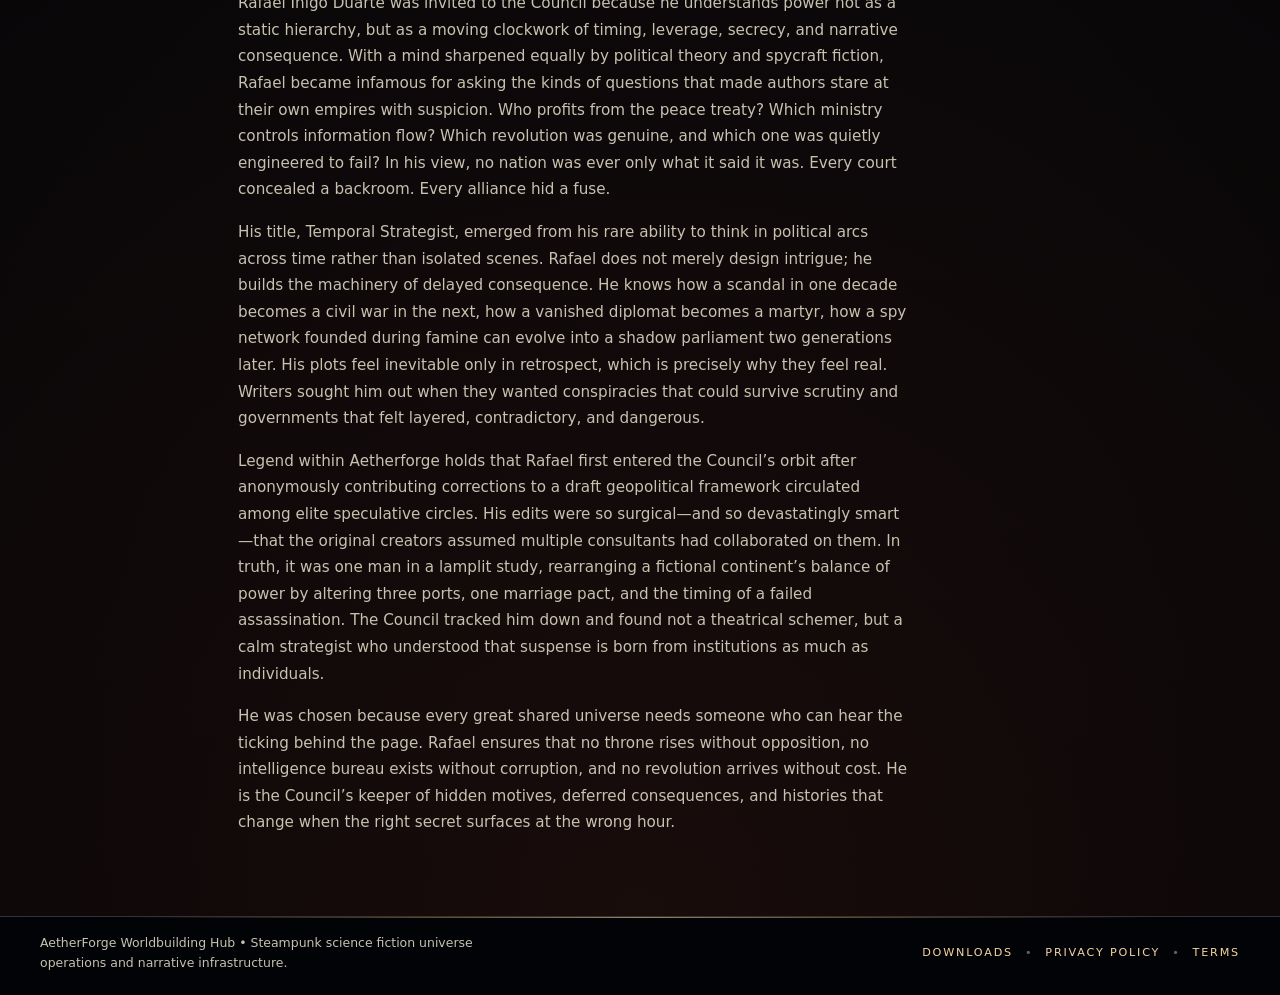
<file: rafael-inigo-duarte.html>
<!DOCTYPE html>
<html lang="en">
<head>
  <meta charset="UTF-8">
  <title>Rafael Íñigo Duarte — Political/Espionage Temporal Strategist | Aetherforge Council of 8</title>
  <meta name="viewport" content="width=device-width, initial-scale=1.0">
  <meta name="description" content="Rafael Íñigo Duarte — Temporal Strategist. He designs the hidden politics, dangerous alliances, and silent clocks behind every empire.">
  <meta name="theme-color" content="#050608">
  <link rel="stylesheet" href="assets/css/site.css">
</head>
<body>
  <header><div class="shell top-bar"><a href="index.html" class="brand"><div class="brand-icon" aria-hidden="true"></div><div class="brand-text"><div class="brand-name">AetherForge Hub</div><div class="brand-sub">Steampunk Science Fiction Universe</div></div></a><nav class="main-nav" aria-label="Main navigation"><input type="checkbox" id="nav-toggle" class="nav-toggle" aria-label="Toggle navigation menu"><label for="nav-toggle" class="nav-toggle-label"><span></span><span></span><span></span></label><ul class="nav-list"><li class="nav-item dropdown"><a href="#" class="nav-link">Aetherforge AI Tools <span class="caret">&#9662;</span></a><ul class="dropdown-menu"><li><a href="https://quantumstoryforge.io/recallos/" target="_blank" rel="noopener noreferrer">Aetherforge AI Memory</a></li><li><a href="aetherforge_council_of_8.html">Aetherforge Council of 8</a></li></ul></li><li class="nav-item dropdown"><a href="#" class="nav-link">Worldbuilding Extras <span class="caret">&#9662;</span></a><ul class="dropdown-menu"><li><a href="steampunk_stardate_calculator.html">Steampunk Stardate Generator</a></li><li><a href="peregrine_plasma_rifle.html">HMR-9 Peregrine Field Manual</a></li></ul></li><li class="nav-item"><a href="https://qdls.io/" class="nav-link" target="_blank" rel="noopener noreferrer">QD Forge Tree</a></li><li class="nav-item"><a href="contact.html" class="nav-link">Contact Us</a></li></ul></nav></div></header>

  <main>
    <section class="council-bio-page">
      <div class="shell">
        <p class="bio-breadcrumb"><a href="aetherforge_council_of_8.html">&larr; Back to Council of 8</a></p>
        <div class="bio-header">
          <img src="images/headshots/03_rafael_aetherforge_8_800x1067.png" alt="Rafael Íñigo Duarte" class="bio-portrait" width="400" height="534">
          <div class="bio-header-text">
            <h1>Rafael &Iacute;&ntilde;igo Duarte</h1>
            <p class="bio-role">Political/Espionage Temporal Strategist</p>
            <p class="bio-tagline"><em>He designs the hidden politics, dangerous alliances, and silent clocks behind every empire.</em></p>
          </div>
        </div>

        <section class="bio-section">
          <h2>Signature Profile</h2>
          <p>Rafael &Iacute;&ntilde;igo Duarte occupies the Council&rsquo;s seat of power, secrecy, and delayed consequence. He was selected for his extraordinary command of politics as narrative machinery. To Rafael, no government exists without hidden architecture, no alliance forms without leverage, and no revolution ignites without someone somewhere profiting from the smoke. He understands that intrigue is not ornament. It is infrastructure.</p>
          <p>As Aetherforge&rsquo;s Political and Espionage specialist, Rafael designs empires, ministerial systems, intelligence networks, diplomatic fractures, succession crises, covert operations, and conspiracies that unfold across decades. His greatest strength lies in temporal strategy: he sees how a single decision reverberates through generations. A failed treaty, a vanished courier, a concealed assassination, a marriage pact made in desperation. In Rafael&rsquo;s hands, each becomes the seed of future upheaval.</p>
          <p>He was chosen because the Council needed someone who could hear the ticking mechanisms behind every throne and tribunal. Rafael ensures that no political system remains simplistic, no conspiracy feels convenient, and no empire stands without hidden fault lines beneath its polished brass.</p>
          <div class="bio-traits">
            <p><strong>Signature traits:</strong> incisive, disciplined, controlled, strategically elegant</p>
            <p><strong>Specialties:</strong> espionage, geopolitics, court intrigue, institutional power, long-arc political causality</p>
            <p><strong>Known for:</strong> building conspiracies and governments that feel chillingly plausible</p>
          </div>
        </section>

        <section class="bio-section">
          <h2>Full Backstory</h2>
          <p>Rafael &Iacute;&ntilde;igo Duarte was invited to the Council because he understands power not as a static hierarchy, but as a moving clockwork of timing, leverage, secrecy, and narrative consequence. With a mind sharpened equally by political theory and spycraft fiction, Rafael became infamous for asking the kinds of questions that made authors stare at their own empires with suspicion. Who profits from the peace treaty? Which ministry controls information flow? Which revolution was genuine, and which one was quietly engineered to fail? In his view, no nation was ever only what it said it was. Every court concealed a backroom. Every alliance hid a fuse.</p>
          <p>His title, Temporal Strategist, emerged from his rare ability to think in political arcs across time rather than isolated scenes. Rafael does not merely design intrigue; he builds the machinery of delayed consequence. He knows how a scandal in one decade becomes a civil war in the next, how a vanished diplomat becomes a martyr, how a spy network founded during famine can evolve into a shadow parliament two generations later. His plots feel inevitable only in retrospect, which is precisely why they feel real. Writers sought him out when they wanted conspiracies that could survive scrutiny and governments that felt layered, contradictory, and dangerous.</p>
          <p>Legend within Aetherforge holds that Rafael first entered the Council&rsquo;s orbit after anonymously contributing corrections to a draft geopolitical framework circulated among elite speculative circles. His edits were so surgical&mdash;and so devastatingly smart&mdash;that the original creators assumed multiple consultants had collaborated on them. In truth, it was one man in a lamplit study, rearranging a fictional continent&rsquo;s balance of power by altering three ports, one marriage pact, and the timing of a failed assassination. The Council tracked him down and found not a theatrical schemer, but a calm strategist who understood that suspense is born from institutions as much as individuals.</p>
          <p>He was chosen because every great shared universe needs someone who can hear the ticking behind the page. Rafael ensures that no throne rises without opposition, no intelligence bureau exists without corruption, and no revolution arrives without cost. He is the Council&rsquo;s keeper of hidden motives, deferred consequences, and histories that change when the right secret surfaces at the wrong hour.</p>
        </section>
      </div>
    </section>
  </main>

  <footer><div class="footer-inner"><div class="footer-copy">AetherForge Worldbuilding Hub &bull; Steampunk science fiction universe operations and narrative infrastructure.</div><nav class="footer-links" aria-label="Footer links"><a href="#">Downloads</a><span class="footer-sep">&bull;</span><a href="#">Privacy Policy</a><span class="footer-sep">&bull;</span><a href="#">Terms</a></nav></div></footer>
  <script>document.addEventListener("DOMContentLoaded",function(){const h=document.querySelector("header");function s(){if(h)document.documentElement.style.setProperty("--header-height",h.offsetHeight+"px")}s();window.addEventListener("resize",s)});</script>
</body>
</html>
</file>
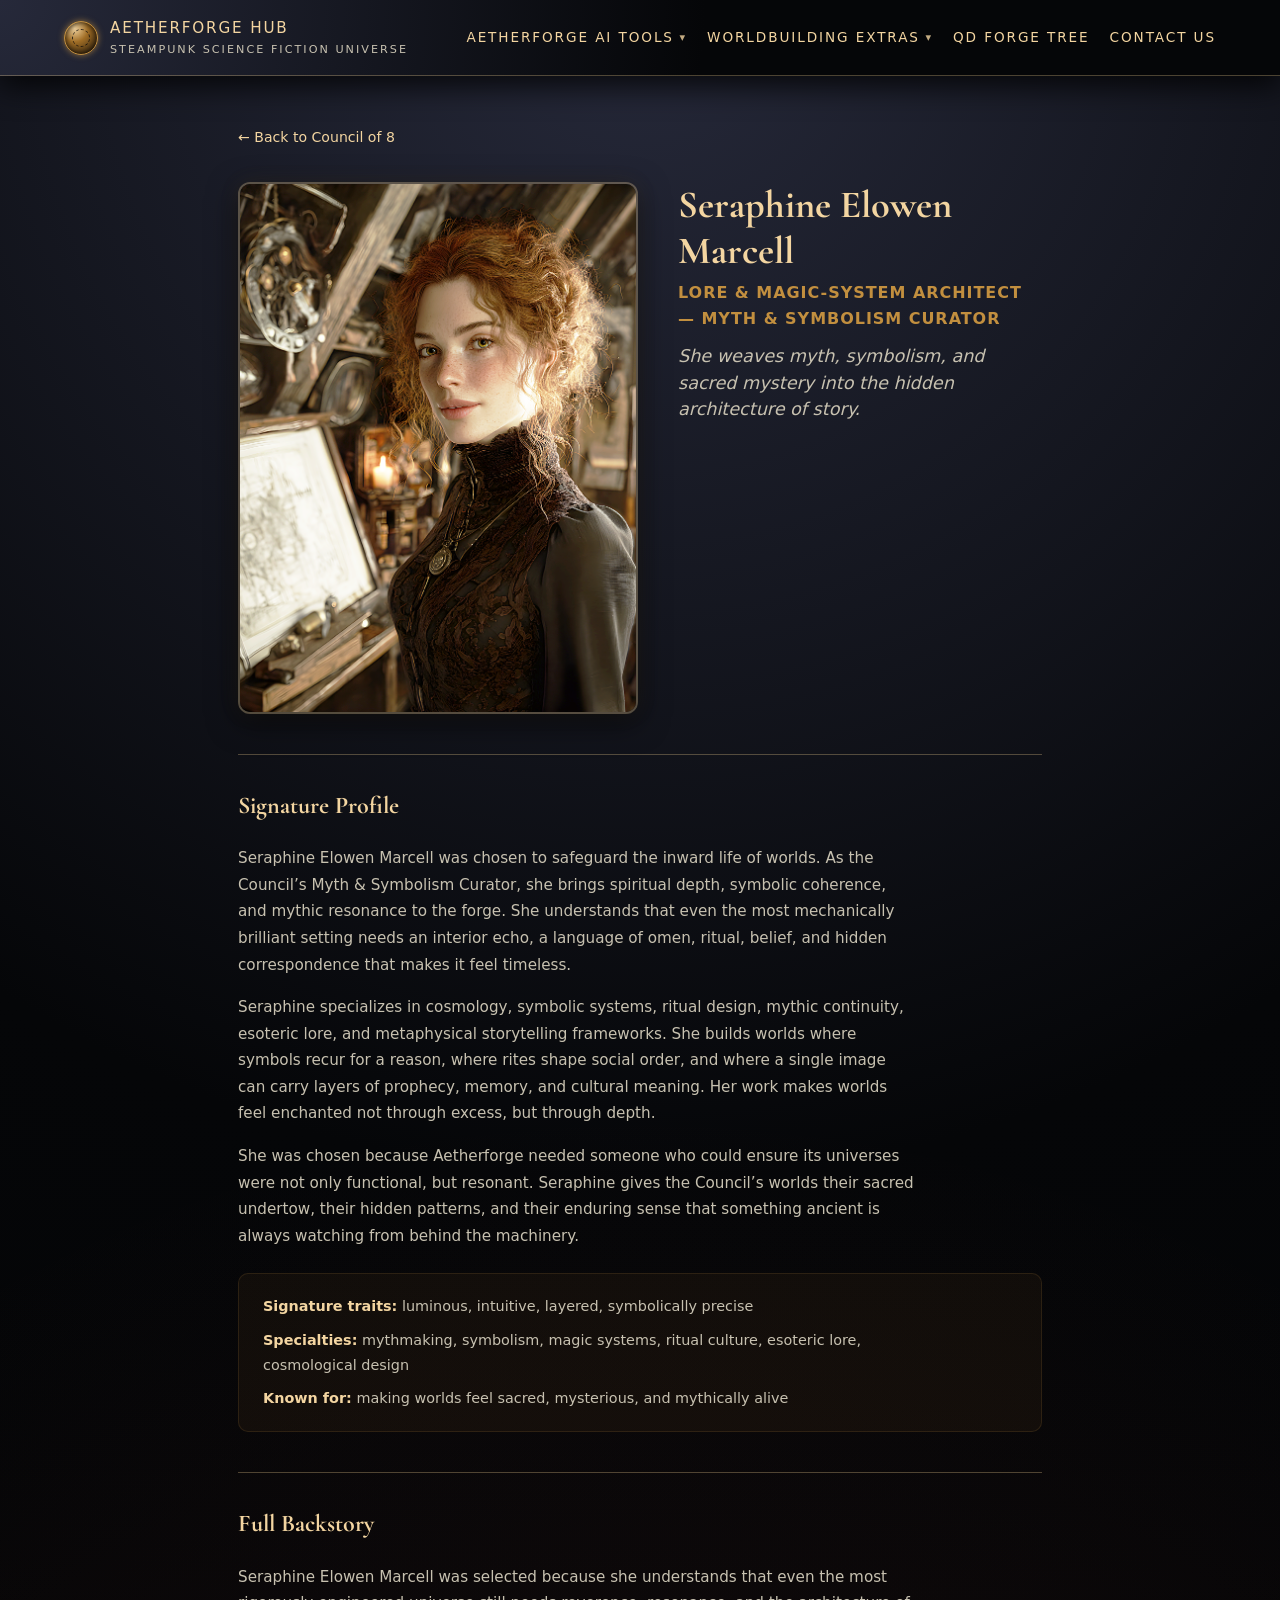
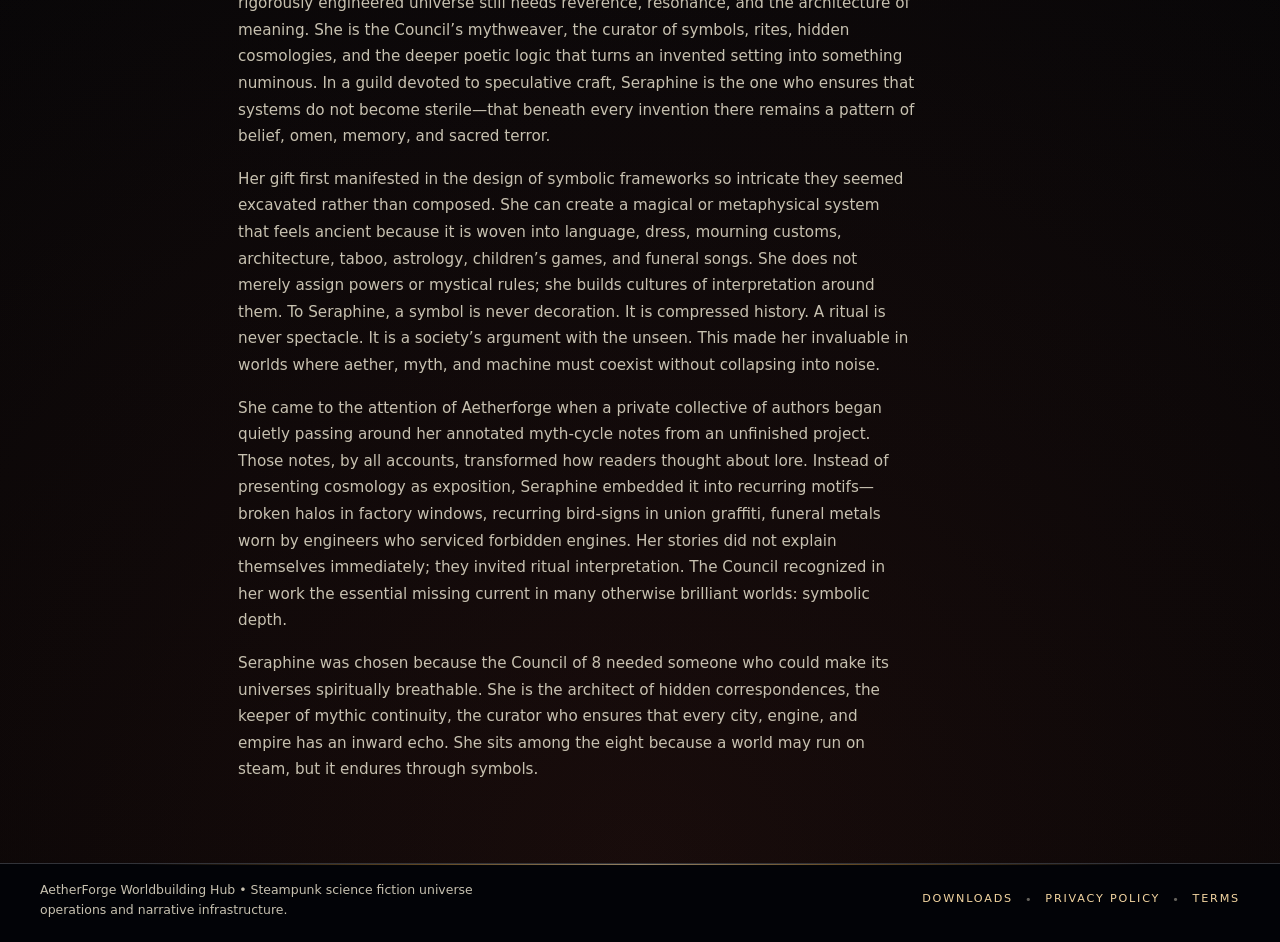
<file: seraphine-elowen-marcell.html>
<!DOCTYPE html>
<html lang="en">
<head>
  <meta charset="UTF-8">
  <title>Seraphine Elowen Marcell — Myth &amp; Symbolism Curator | Aetherforge Council of 8</title>
  <meta name="viewport" content="width=device-width, initial-scale=1.0">
  <meta name="description" content="Seraphine Elowen Marcell — Lore & Magic-System Architect and Myth & Symbolism Curator. She weaves myth, symbolism, and sacred mystery into the hidden architecture of story.">
  <meta name="theme-color" content="#050608">
  <link rel="stylesheet" href="assets/css/site.css">
</head>
<body>
  <header><div class="shell top-bar"><a href="index.html" class="brand"><div class="brand-icon" aria-hidden="true"></div><div class="brand-text"><div class="brand-name">AetherForge Hub</div><div class="brand-sub">Steampunk Science Fiction Universe</div></div></a><nav class="main-nav" aria-label="Main navigation"><input type="checkbox" id="nav-toggle" class="nav-toggle" aria-label="Toggle navigation menu"><label for="nav-toggle" class="nav-toggle-label"><span></span><span></span><span></span></label><ul class="nav-list"><li class="nav-item dropdown"><a href="#" class="nav-link">Aetherforge AI Tools <span class="caret">&#9662;</span></a><ul class="dropdown-menu"><li><a href="https://quantumstoryforge.io/recallos/" target="_blank" rel="noopener noreferrer">Aetherforge AI Memory</a></li><li><a href="aetherforge_council_of_8.html">Aetherforge Council of 8</a></li></ul></li><li class="nav-item dropdown"><a href="#" class="nav-link">Worldbuilding Extras <span class="caret">&#9662;</span></a><ul class="dropdown-menu"><li><a href="steampunk_stardate_calculator.html">Steampunk Stardate Generator</a></li><li><a href="peregrine_plasma_rifle.html">HMR-9 Peregrine Field Manual</a></li></ul></li><li class="nav-item"><a href="https://qdls.io/" class="nav-link" target="_blank" rel="noopener noreferrer">QD Forge Tree</a></li><li class="nav-item"><a href="contact.html" class="nav-link">Contact Us</a></li></ul></nav></div></header>

  <main>
    <section class="council-bio-page">
      <div class="shell">
        <p class="bio-breadcrumb"><a href="aetherforge_council_of_8.html">&larr; Back to Council of 8</a></p>
        <div class="bio-header">
          <img src="images/headshots/08_seraphine_aetherforge_8_800x1067.png" alt="Seraphine Elowen Marcell" class="bio-portrait" width="400" height="534">
          <div class="bio-header-text">
            <h1>Seraphine Elowen Marcell</h1>
            <p class="bio-role">Lore &amp; Magic-System Architect &mdash; Myth &amp; Symbolism Curator</p>
            <p class="bio-tagline"><em>She weaves myth, symbolism, and sacred mystery into the hidden architecture of story.</em></p>
          </div>
        </div>

        <section class="bio-section">
          <h2>Signature Profile</h2>
          <p>Seraphine Elowen Marcell was chosen to safeguard the inward life of worlds. As the Council&rsquo;s Myth &amp; Symbolism Curator, she brings spiritual depth, symbolic coherence, and mythic resonance to the forge. She understands that even the most mechanically brilliant setting needs an interior echo, a language of omen, ritual, belief, and hidden correspondence that makes it feel timeless.</p>
          <p>Seraphine specializes in cosmology, symbolic systems, ritual design, mythic continuity, esoteric lore, and metaphysical storytelling frameworks. She builds worlds where symbols recur for a reason, where rites shape social order, and where a single image can carry layers of prophecy, memory, and cultural meaning. Her work makes worlds feel enchanted not through excess, but through depth.</p>
          <p>She was chosen because Aetherforge needed someone who could ensure its universes were not only functional, but resonant. Seraphine gives the Council&rsquo;s worlds their sacred undertow, their hidden patterns, and their enduring sense that something ancient is always watching from behind the machinery.</p>
          <div class="bio-traits">
            <p><strong>Signature traits:</strong> luminous, intuitive, layered, symbolically precise</p>
            <p><strong>Specialties:</strong> mythmaking, symbolism, magic systems, ritual culture, esoteric lore, cosmological design</p>
            <p><strong>Known for:</strong> making worlds feel sacred, mysterious, and mythically alive</p>
          </div>
        </section>

        <section class="bio-section">
          <h2>Full Backstory</h2>
          <p>Seraphine Elowen Marcell was selected because she understands that even the most rigorously engineered universe still needs reverence, resonance, and the architecture of meaning. She is the Council&rsquo;s mythweaver, the curator of symbols, rites, hidden cosmologies, and the deeper poetic logic that turns an invented setting into something numinous. In a guild devoted to speculative craft, Seraphine is the one who ensures that systems do not become sterile&mdash;that beneath every invention there remains a pattern of belief, omen, memory, and sacred terror.</p>
          <p>Her gift first manifested in the design of symbolic frameworks so intricate they seemed excavated rather than composed. She can create a magical or metaphysical system that feels ancient because it is woven into language, dress, mourning customs, architecture, taboo, astrology, children&rsquo;s games, and funeral songs. She does not merely assign powers or mystical rules; she builds cultures of interpretation around them. To Seraphine, a symbol is never decoration. It is compressed history. A ritual is never spectacle. It is a society&rsquo;s argument with the unseen. This made her invaluable in worlds where aether, myth, and machine must coexist without collapsing into noise.</p>
          <p>She came to the attention of Aetherforge when a private collective of authors began quietly passing around her annotated myth-cycle notes from an unfinished project. Those notes, by all accounts, transformed how readers thought about lore. Instead of presenting cosmology as exposition, Seraphine embedded it into recurring motifs&mdash;broken halos in factory windows, recurring bird-signs in union graffiti, funeral metals worn by engineers who serviced forbidden engines. Her stories did not explain themselves immediately; they invited ritual interpretation. The Council recognized in her work the essential missing current in many otherwise brilliant worlds: symbolic depth.</p>
          <p>Seraphine was chosen because the Council of 8 needed someone who could make its universes spiritually breathable. She is the architect of hidden correspondences, the keeper of mythic continuity, the curator who ensures that every city, engine, and empire has an inward echo. She sits among the eight because a world may run on steam, but it endures through symbols.</p>
        </section>
      </div>
    </section>
  </main>

  <footer><div class="footer-inner"><div class="footer-copy">AetherForge Worldbuilding Hub &bull; Steampunk science fiction universe operations and narrative infrastructure.</div><nav class="footer-links" aria-label="Footer links"><a href="#">Downloads</a><span class="footer-sep">&bull;</span><a href="#">Privacy Policy</a><span class="footer-sep">&bull;</span><a href="#">Terms</a></nav></div></footer>
  <script>document.addEventListener("DOMContentLoaded",function(){const h=document.querySelector("header");function s(){if(h)document.documentElement.style.setProperty("--header-height",h.offsetHeight+"px")}s();window.addEventListener("resize",s)});</script>
</body>
</html>
</file>
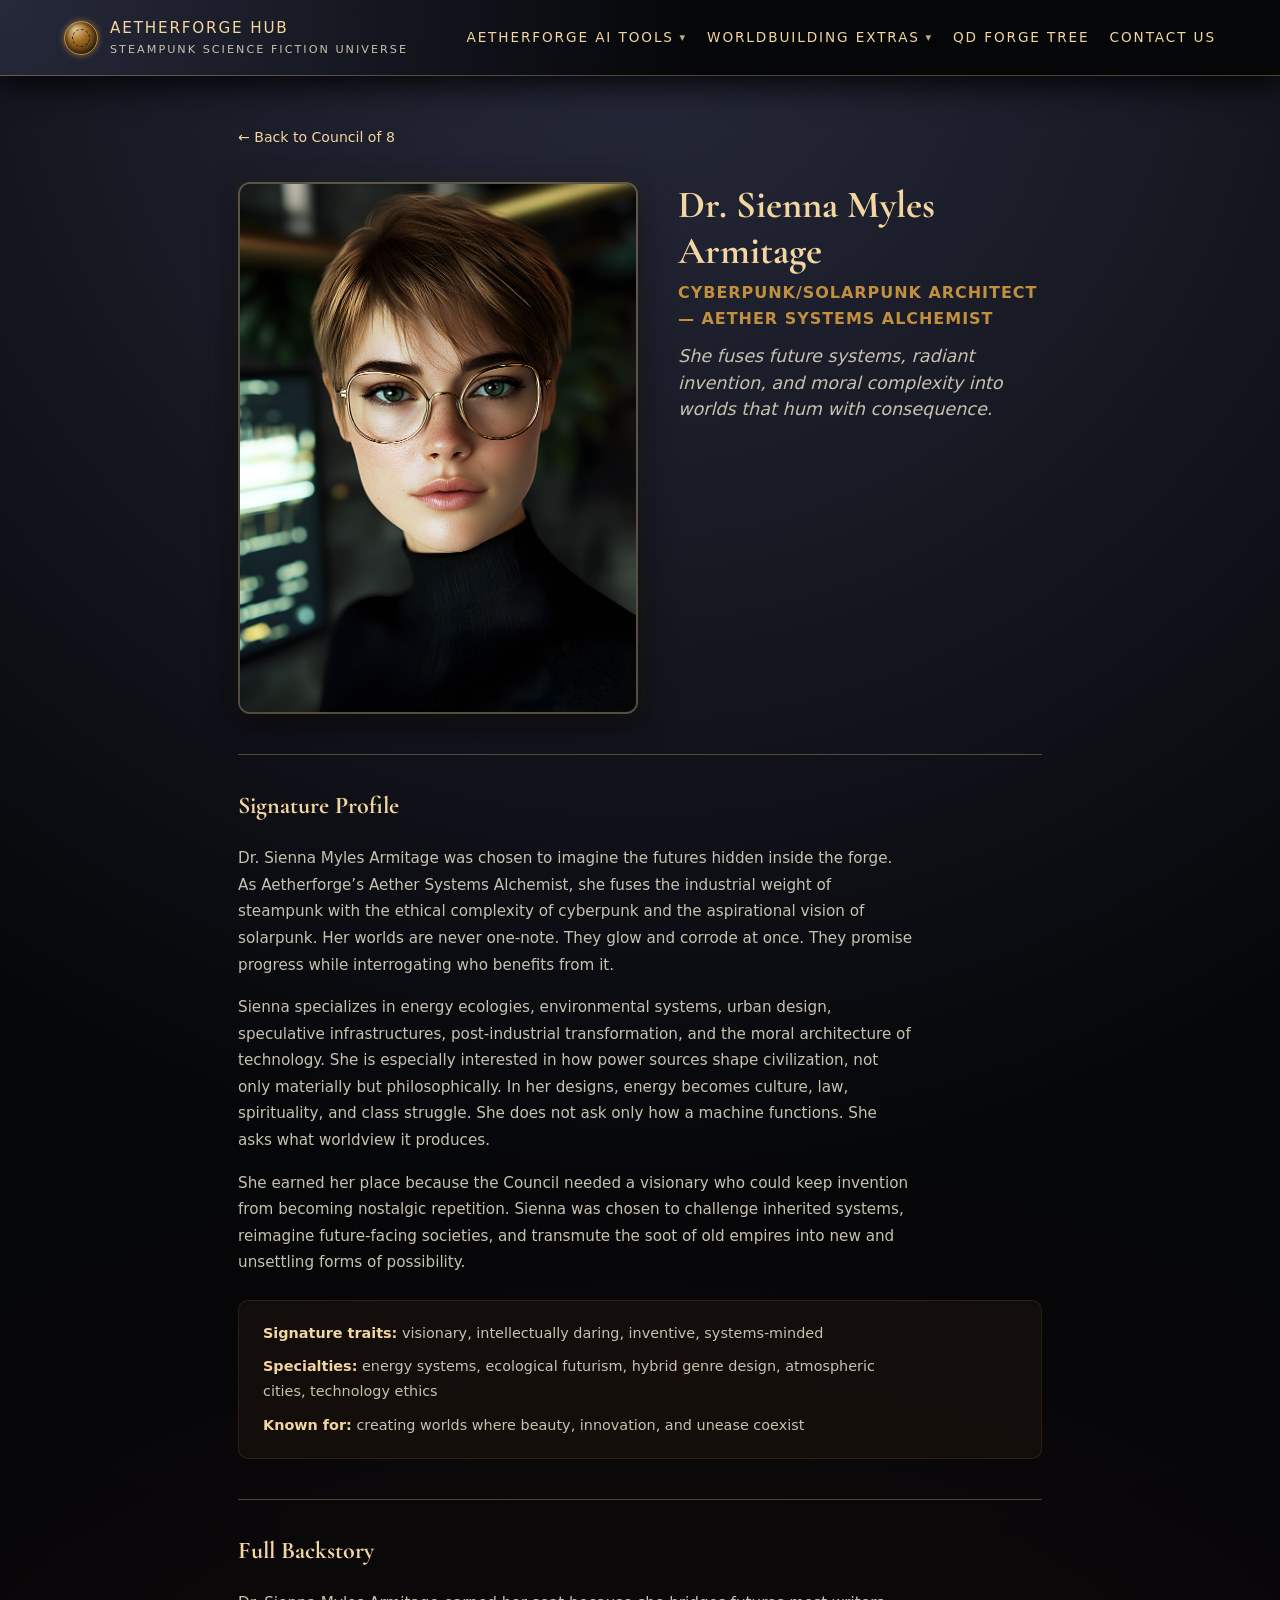
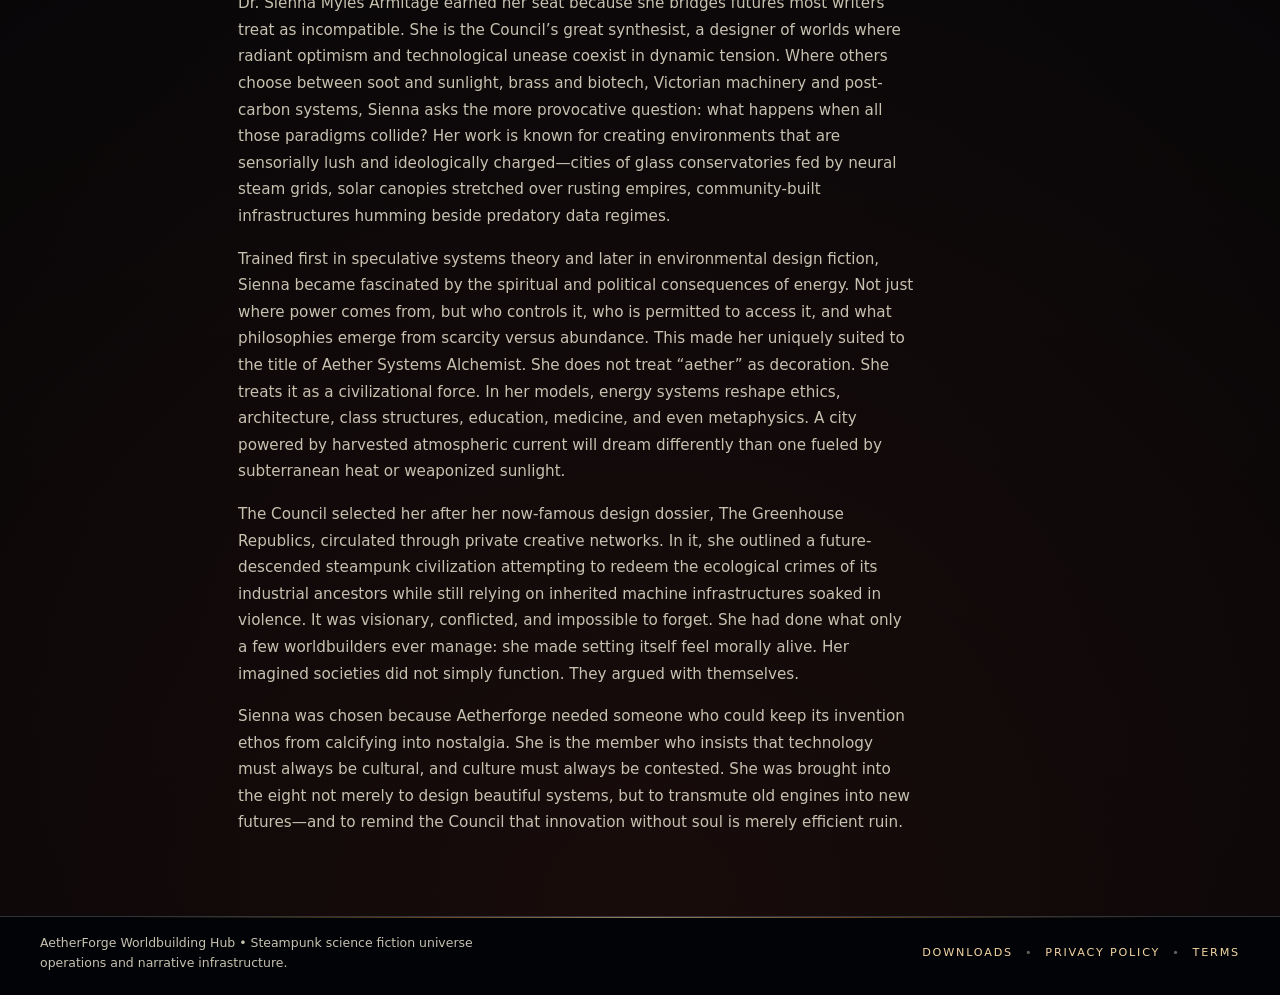
<file: sienna-myles-armitage.html>
<!DOCTYPE html>
<html lang="en">
<head>
  <meta charset="UTF-8">
  <title>Dr. Sienna Myles Armitage — Aether Systems Alchemist | Aetherforge Council of 8</title>
  <meta name="viewport" content="width=device-width, initial-scale=1.0">
  <meta name="description" content="Dr. Sienna Myles Armitage — Cyberpunk/Solarpunk Architect and Aether Systems Alchemist. She fuses future systems, radiant invention, and moral complexity into worlds that hum with consequence.">
  <meta name="theme-color" content="#050608">
  <link rel="stylesheet" href="assets/css/site.css">
</head>
<body>
  <header><div class="shell top-bar"><a href="index.html" class="brand"><div class="brand-icon" aria-hidden="true"></div><div class="brand-text"><div class="brand-name">AetherForge Hub</div><div class="brand-sub">Steampunk Science Fiction Universe</div></div></a><nav class="main-nav" aria-label="Main navigation"><input type="checkbox" id="nav-toggle" class="nav-toggle" aria-label="Toggle navigation menu"><label for="nav-toggle" class="nav-toggle-label"><span></span><span></span><span></span></label><ul class="nav-list"><li class="nav-item dropdown"><a href="#" class="nav-link">Aetherforge AI Tools <span class="caret">&#9662;</span></a><ul class="dropdown-menu"><li><a href="https://quantumstoryforge.io/recallos/" target="_blank" rel="noopener noreferrer">Aetherforge AI Memory</a></li><li><a href="aetherforge_council_of_8.html">Aetherforge Council of 8</a></li></ul></li><li class="nav-item dropdown"><a href="#" class="nav-link">Worldbuilding Extras <span class="caret">&#9662;</span></a><ul class="dropdown-menu"><li><a href="steampunk_stardate_calculator.html">Steampunk Stardate Generator</a></li><li><a href="peregrine_plasma_rifle.html">HMR-9 Peregrine Field Manual</a></li></ul></li><li class="nav-item"><a href="https://qdls.io/" class="nav-link" target="_blank" rel="noopener noreferrer">QD Forge Tree</a></li><li class="nav-item"><a href="contact.html" class="nav-link">Contact Us</a></li></ul></nav></div></header>

  <main>
    <section class="council-bio-page">
      <div class="shell">
        <p class="bio-breadcrumb"><a href="aetherforge_council_of_8.html">&larr; Back to Council of 8</a></p>
        <div class="bio-header">
          <img src="images/headshots/04_dr_sienna_aetherforge_8_800x1067.png" alt="Dr. Sienna Myles Armitage" class="bio-portrait" width="400" height="534">
          <div class="bio-header-text">
            <h1>Dr. Sienna Myles Armitage</h1>
            <p class="bio-role">Cyberpunk/Solarpunk Architect &mdash; Aether Systems Alchemist</p>
            <p class="bio-tagline"><em>She fuses future systems, radiant invention, and moral complexity into worlds that hum with consequence.</em></p>
          </div>
        </div>

        <section class="bio-section">
          <h2>Signature Profile</h2>
          <p>Dr. Sienna Myles Armitage was chosen to imagine the futures hidden inside the forge. As Aetherforge&rsquo;s Aether Systems Alchemist, she fuses the industrial weight of steampunk with the ethical complexity of cyberpunk and the aspirational vision of solarpunk. Her worlds are never one-note. They glow and corrode at once. They promise progress while interrogating who benefits from it.</p>
          <p>Sienna specializes in energy ecologies, environmental systems, urban design, speculative infrastructures, post-industrial transformation, and the moral architecture of technology. She is especially interested in how power sources shape civilization, not only materially but philosophically. In her designs, energy becomes culture, law, spirituality, and class struggle. She does not ask only how a machine functions. She asks what worldview it produces.</p>
          <p>She earned her place because the Council needed a visionary who could keep invention from becoming nostalgic repetition. Sienna was chosen to challenge inherited systems, reimagine future-facing societies, and transmute the soot of old empires into new and unsettling forms of possibility.</p>
          <div class="bio-traits">
            <p><strong>Signature traits:</strong> visionary, intellectually daring, inventive, systems-minded</p>
            <p><strong>Specialties:</strong> energy systems, ecological futurism, hybrid genre design, atmospheric cities, technology ethics</p>
            <p><strong>Known for:</strong> creating worlds where beauty, innovation, and unease coexist</p>
          </div>
        </section>

        <section class="bio-section">
          <h2>Full Backstory</h2>
          <p>Dr. Sienna Myles Armitage earned her seat because she bridges futures most writers treat as incompatible. She is the Council&rsquo;s great synthesist, a designer of worlds where radiant optimism and technological unease coexist in dynamic tension. Where others choose between soot and sunlight, brass and biotech, Victorian machinery and post-carbon systems, Sienna asks the more provocative question: what happens when all those paradigms collide? Her work is known for creating environments that are sensorially lush and ideologically charged&mdash;cities of glass conservatories fed by neural steam grids, solar canopies stretched over rusting empires, community-built infrastructures humming beside predatory data regimes.</p>
          <p>Trained first in speculative systems theory and later in environmental design fiction, Sienna became fascinated by the spiritual and political consequences of energy. Not just where power comes from, but who controls it, who is permitted to access it, and what philosophies emerge from scarcity versus abundance. This made her uniquely suited to the title of Aether Systems Alchemist. She does not treat &ldquo;aether&rdquo; as decoration. She treats it as a civilizational force. In her models, energy systems reshape ethics, architecture, class structures, education, medicine, and even metaphysics. A city powered by harvested atmospheric current will dream differently than one fueled by subterranean heat or weaponized sunlight.</p>
          <p>The Council selected her after her now-famous design dossier, The Greenhouse Republics, circulated through private creative networks. In it, she outlined a future-descended steampunk civilization attempting to redeem the ecological crimes of its industrial ancestors while still relying on inherited machine infrastructures soaked in violence. It was visionary, conflicted, and impossible to forget. She had done what only a few worldbuilders ever manage: she made setting itself feel morally alive. Her imagined societies did not simply function. They argued with themselves.</p>
          <p>Sienna was chosen because Aetherforge needed someone who could keep its invention ethos from calcifying into nostalgia. She is the member who insists that technology must always be cultural, and culture must always be contested. She was brought into the eight not merely to design beautiful systems, but to transmute old engines into new futures&mdash;and to remind the Council that innovation without soul is merely efficient ruin.</p>
        </section>
      </div>
    </section>
  </main>

  <footer><div class="footer-inner"><div class="footer-copy">AetherForge Worldbuilding Hub &bull; Steampunk science fiction universe operations and narrative infrastructure.</div><nav class="footer-links" aria-label="Footer links"><a href="#">Downloads</a><span class="footer-sep">&bull;</span><a href="#">Privacy Policy</a><span class="footer-sep">&bull;</span><a href="#">Terms</a></nav></div></footer>
  <script>document.addEventListener("DOMContentLoaded",function(){const h=document.querySelector("header");function s(){if(h)document.documentElement.style.setProperty("--header-height",h.offsetHeight+"px")}s();window.addEventListener("resize",s)});</script>
</body>
</html>
</file>
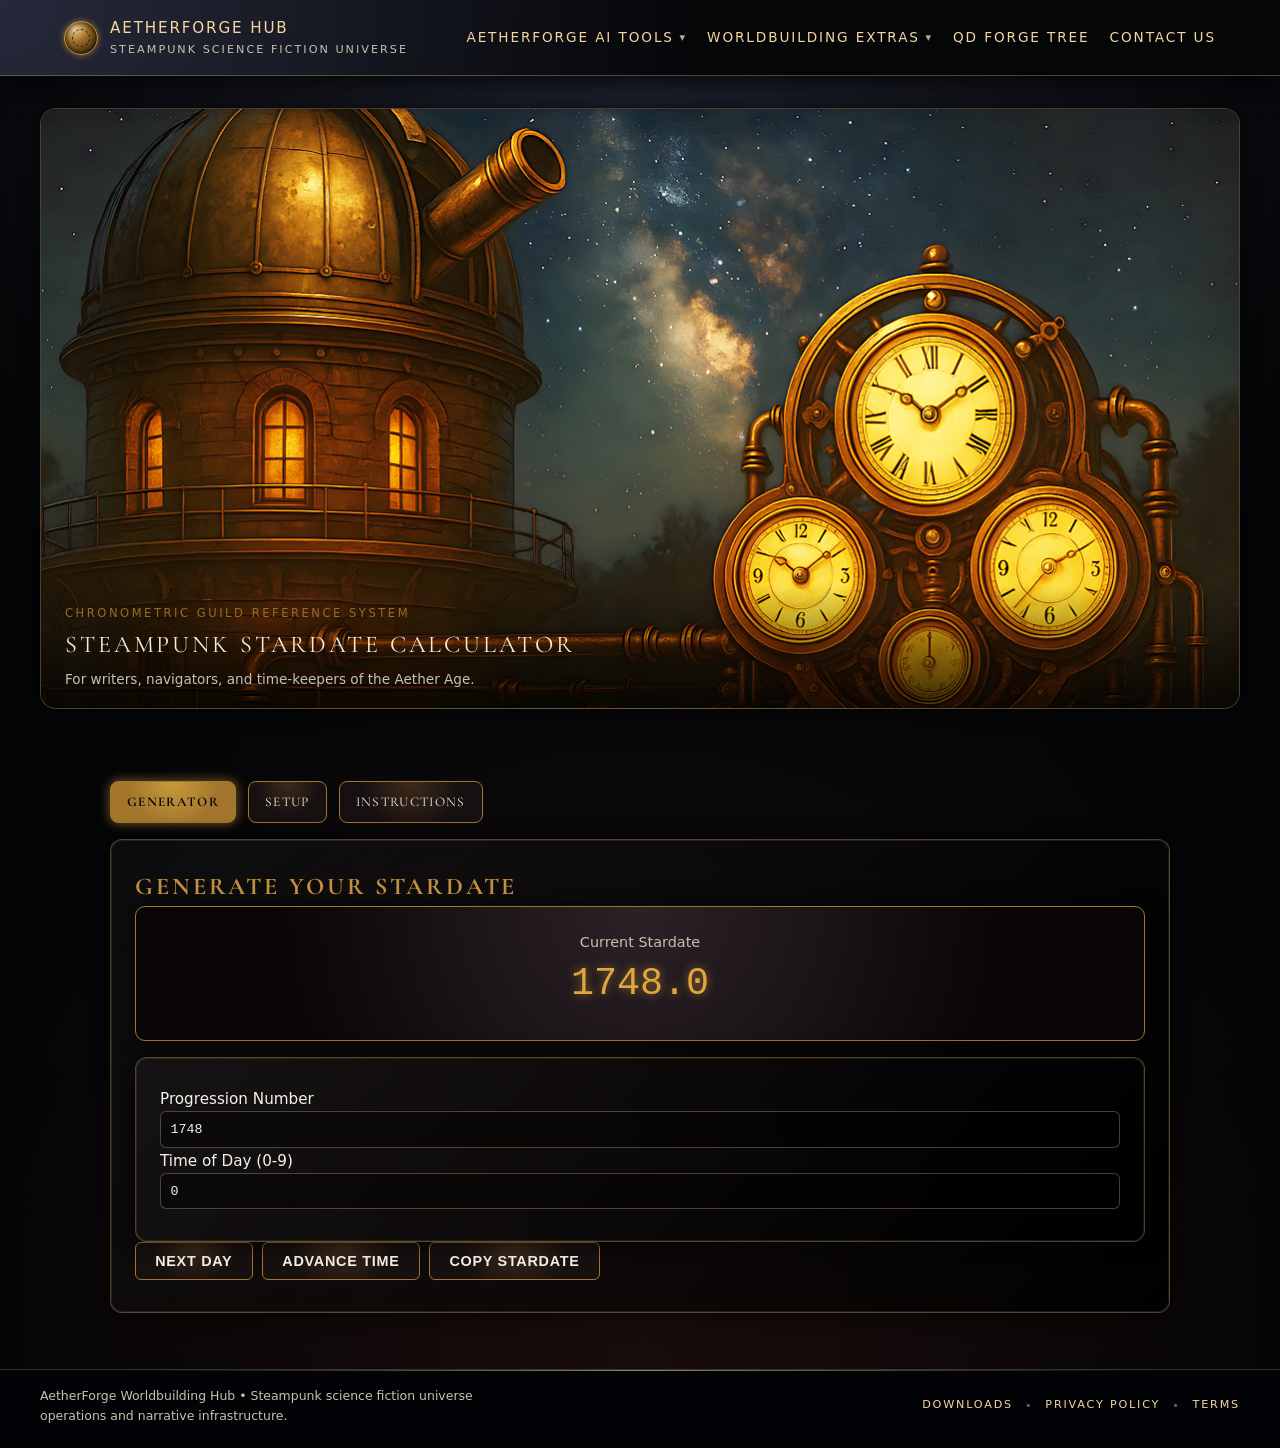
<file: steampunk_stardate_calculator.html>
<!DOCTYPE html>
<html lang="en">
<head>
  <meta charset="UTF-8">
  <meta name="viewport" content="width=device-width, initial-scale=1.0">
  <title>Steampunk Stardate Calculator &middot; Chronometric Guild Edition</title>
  <meta name="theme-color" content="#050608">
  <link rel="stylesheet" href="assets/css/site.css">
</head>
<body>
  <header>
    <div class="shell top-bar">
      <a href="index.html" class="brand">
        <div class="brand-icon" aria-hidden="true"></div>
        <div class="brand-text">
          <div class="brand-name">AetherForge Hub</div>
          <div class="brand-sub">Steampunk Science Fiction Universe</div>
        </div>
      </a>

      <nav class="main-nav" aria-label="Main navigation">
        <input type="checkbox" id="nav-toggle" class="nav-toggle" aria-label="Toggle navigation menu">
        <label for="nav-toggle" class="nav-toggle-label">
          <span></span>
          <span></span>
          <span></span>
        </label>

        <ul class="nav-list">
          <li class="nav-item dropdown">
            <a href="#" class="nav-link">Aetherforge AI Tools <span class="caret">&#9662;</span></a>
            <ul class="dropdown-menu">
              <li><a href="https://quantumstoryforge.io/recallos/" target="_blank" rel="noopener noreferrer">Aetherforge AI Memory</a></li>
              <li><a href="aetherforge_council_of_8.html">Aetherforge Council of 8</a></li>
            </ul>
          </li>
          <li class="nav-item dropdown">
            <a href="#" class="nav-link">Worldbuilding Extras <span class="caret">&#9662;</span></a>
            <ul class="dropdown-menu">
              <li><a href="steampunk_stardate_calculator.html">Steampunk Stardate Generator</a></li>
              <li><a href="peregrine_plasma_rifle.html">HMR-9 Peregrine Field Manual</a></li>
            </ul>
          </li>
          <li class="nav-item">
            <a href="https://qdls.io/" class="nav-link" target="_blank" rel="noopener noreferrer">QD Forge Tree</a>
          </li>
          <li class="nav-item">
            <a href="contact.html" class="nav-link">Contact Us</a>
          </li>
        </ul>
      </nav>
    </div>
  </header>

  <main>
    <!-- PAGE HERO -->
    <section class="page-hero">
      <div class="hero-media">
        <img
          src="images/headers/01_sp_stardate_calc_header_1200x600.png"
          alt="Chronometric Guild Observatory, brass gears and starlit instruments"
          width="1200" height="600"
          fetchpriority="high">
      </div>
      <div class="hero-overlay">
        <div class="hero-kicker">Chronometric Guild Reference System</div>
        <div class="hero-title">Steampunk Stardate Calculator</div>
        <div class="hero-subtitle">For writers, navigators, and time&#8209;keepers of the Aether Age.</div>
      </div>
    </section>

    <div class="page">
      <div class="tabs">
        <button class="tab-btn active" onclick="switchTab('generator')">Generator</button>
        <button class="tab-btn" onclick="switchTab('setup')">Setup</button>
        <button class="tab-btn" onclick="switchTab('reference')">Instructions</button>
      </div>

      <div id="generator" class="tab-content active panel">
        <h2>Generate Your Stardate</h2>
        <div class="stardate-display">
          <div class="stardate-label">Current Stardate</div>
          <div class="stardate-value" id="currentStardate">1748.5</div>
        </div>
        <div class="panel" style="margin-top:1rem;">
          <label>Progression Number</label>
          <input type="number" id="progressionInput" value="1748" onchange="updateStardate()">
          <label>Time of Day (0-9)</label>
          <input type="number" id="decimalInput" value="0" min="0" max="9" onchange="updateStardate()">
        </div>
        <div style="display:flex; gap:0.6rem; flex-wrap:wrap;">
          <button class="btn" onclick="incrementStardate()">Next Day</button>
          <button class="btn" onclick="incrementTime()">Advance Time</button>
          <button class="btn" onclick="copyStardate()">Copy Stardate</button>
        </div>
      </div>

      <div id="setup" class="tab-content panel">
        <h2>Setup</h2>
        <label>Format Name</label>
        <input type="text" id="customFormatInput" value="Steam-Date" onchange="updateFormat()">
        <label>Base Year</label>
        <input type="number" id="baseYearInput" value="1748" onchange="updateBaseYear()">
        <button class="btn" onclick="applySetup()">Apply Settings</button>
      </div>

      <div id="reference" class="tab-content panel">
        <h2>Reference Table</h2>
        <table>
          <thead>
            <tr><th>Stardate</th><th>Meaning</th><th>Example Use</th></tr>
          </thead>
          <tbody>
            <tr><td>1748.0</td><td>Midnight, story begins</td><td>Opening log entry</td></tr>
            <tr><td>1748.5</td><td>Noon, central scene</td><td>Main event</td></tr>
            <tr><td>1748.3</td><td>Next day, morning</td><td>Progression</td></tr>
          </tbody>
        </table>

        <!-- Time-of-Day Instructions Panel -->
        <div class="panel">
          <div class="section-title">Understanding the Time-of-Day Dial (0&ndash;9)</div>
          <div class="section-subtitle">
            The Chronometric Guild divides each day into ten equal segments instead of using hours.
            This keeps Stardates compact, elegant, and easy to track across your narrative.
          </div>

          <p>Each digit from <strong>0&ndash;9</strong> represents a distinct phase of the day:</p>

          <table>
            <thead>
              <tr><th>Decimal</th><th>Time of Day</th><th>Meaning</th></tr>
            </thead>
            <tbody>
              <tr><td><strong>0</strong></td><td>Midnight</td><td>Start of the new Stardate</td></tr>
              <tr><td><strong>1</strong></td><td>Early Morning</td><td>Pre-dawn, lamps still lit</td></tr>
              <tr><td><strong>2</strong></td><td>Morning</td><td>Sunrise and early activity</td></tr>
              <tr><td><strong>3</strong></td><td>Late Morning</td><td>Workday fully underway</td></tr>
              <tr><td><strong>4</strong></td><td>Midday Approaching</td><td>Late-morning bustle</td></tr>
              <tr><td><strong>5</strong></td><td>Noon</td><td>High sun; common log entry time</td></tr>
              <tr><td><strong>6</strong></td><td>Afternoon</td><td>Shops and workshops in full clatter</td></tr>
              <tr><td><strong>7</strong></td><td>Late Afternoon</td><td>Lengthening shadows</td></tr>
              <tr><td><strong>8</strong></td><td>Evening</td><td>Lamps lit; day winds down</td></tr>
              <tr><td><strong>9</strong></td><td>Late Evening</td><td>Quiet hours before the next Stardate</td></tr>
            </tbody>
          </table>

          <div class="section-title" style="margin-top:1.5rem;">Quick Rule of Thumb</div>
          <ul>
            <li><strong>Dark scenes</strong> &rarr; choose <strong>0 or 9</strong></li>
            <li><strong>Daylight scenes</strong> &rarr; choose <strong>2&ndash;7</strong></li>
            <li><strong>Noon or pivotal moments</strong> &rarr; choose <strong>5</strong></li>
            <li><strong>Transitions between day parts</strong> &rarr; pick the number between them</li>
          </ul>

          <div class="section-title" style="margin-top:1.5rem;">Example Interpretations</div>
          <ul>
            <li><strong>1748.0</strong> &mdash; Midnight at the beginning of Day 1748</li>
            <li><strong>1748.5</strong> &mdash; Noon on Day 1748</li>
            <li><strong>1749.8</strong> &mdash; Evening of the next day</li>
            <li><strong>1750.3</strong> &mdash; Late morning, two days later</li>
          </ul>

          <div class="callout" style="margin-top:1rem;">
            <strong>Why this system?</strong>
            The Guild&rsquo;s decimal-day model mirrors a thermometer:
            simple to read, impossible to misuse, and perfect for fast-paced storytelling.
          </div>
        </div>
      </div>
    </div>
  </main>

  <footer>
    <div class="footer-inner">
      <div class="footer-copy">
        AetherForge Worldbuilding Hub &bull; Steampunk science fiction universe operations and narrative infrastructure.
      </div>
      <nav class="footer-links" aria-label="Footer links">
        <a href="#">Downloads</a>
        <span class="footer-sep">&bull;</span>
        <a href="#">Privacy Policy</a>
        <span class="footer-sep">&bull;</span>
        <a href="#">Terms</a>
      </nav>
    </div>
  </footer>

  <div id="notification" class="notification">Copied to clipboard!</div>

<script>
  // Header height offset
  (function () {
    var header = document.querySelector('header');
    if (!header) return;
    function setHeaderHeight() {
      document.documentElement.style.setProperty('--header-height', header.offsetHeight + 'px');
    }
    window.addEventListener('load', setHeaderHeight);
    window.addEventListener('resize', setHeaderHeight);
    setHeaderHeight();
    var navToggle = document.getElementById('nav-toggle');
    if (navToggle) {
      navToggle.addEventListener('change', function () {
        requestAnimationFrame(setHeaderHeight);
      });
    }
  })();

  // Stardate Calculator
  var state = { formatName:'Steam-Date', baseYear:1748, progression:1748, decimal:0 };

  function switchTab(tabName){
    document.querySelectorAll('.tab-content').forEach(function(t){t.classList.remove('active');});
    document.querySelectorAll('.tab-btn').forEach(function(b){b.classList.remove('active');});
    document.getElementById(tabName).classList.add('active');
    event.target.classList.add('active');
  }

  function updateStardate(){
    state.progression=parseInt(document.getElementById('progressionInput').value)||state.baseYear;
    state.decimal=parseInt(document.getElementById('decimalInput').value)||0;
    document.getElementById('currentStardate').textContent=state.progression+'.'+state.decimal;
  }

  function incrementStardate(){ state.progression++; document.getElementById('progressionInput').value=state.progression; updateStardate(); }
  function incrementTime(){ state.decimal++; if(state.decimal>9){state.decimal=0; state.progression++; document.getElementById('progressionInput').value=state.progression;} document.getElementById('decimalInput').value=state.decimal; updateStardate(); }

  function copyStardate(){
    var value=state.formatName+' '+state.progression+'.'+state.decimal;
    navigator.clipboard.writeText(value).then(function(){showNotification();});
  }

  function showNotification(){
    var n=document.getElementById('notification'); n.classList.add('show'); setTimeout(function(){n.classList.remove('show');},2000);
  }

  function updateFormat(){ state.formatName=document.getElementById('customFormatInput').value; }
  function updateBaseYear(){ state.baseYear=parseInt(document.getElementById('baseYearInput').value)||1748; }

  function applySetup() {
    updateFormat();
    updateBaseYear();
    state.progression = state.baseYear;
    state.decimal = 0;
    document.getElementById('progressionInput').value = state.progression;
    document.getElementById('decimalInput').value = state.decimal;
    updateStardate();
    var n = document.getElementById('notification');
    n.textContent = 'Settings applied!';
    n.classList.add('show');
    setTimeout(function() {
      n.classList.remove('show');
      n.textContent = 'Copied to clipboard!';
    }, 2000);
  }

  window.addEventListener('DOMContentLoaded', updateStardate);
</script>
</body>
</html>
</file>
<file: assets/css/site.css>
/* ============================================================
   SITE.CSS — AetherForge Worldbuilding Hub
   Unified stylesheet for quantumstoryforge.io
   ============================================================ */

/* Google Fonts — Cormorant Garamond for display headings */
@import url('https://fonts.googleapis.com/css2?family=Cormorant+Garamond:ital,wght@0,400;0,600;0,700;1,400&display=swap');

/* ============================================================
   1. ROOT VARIABLES
   ============================================================ */
:root {
  /* Core theme */
  --bg-main: #050608;
  --bg-alt: #0d1015;
  --panel: #171a22;
  --accent: #c28f3f;
  --accent-soft: #f3d5a1;
  --accent-red: #b84b3c;
  --text-main: #f5f2e9;
  --text-muted: #c7c1b0;
  --border-soft: rgba(242, 209, 145, 0.3);
  --header-height: 84px;

  /* Extended palette (tool pages) */
  --bg-panel: #151317;
  --bg-panel-alt: #1c181f;
  --accent-brass: var(--accent);
  --accent-brass-soft: #a4762d;
  --accent-amber: #e0a63e;
  --accent-green: #3ba464;
  --shadow-soft: 0 0 20px rgba(0, 0, 0, 0.8);

  /* Type stacks */
  --body-font: system-ui, -apple-system, BlinkMacSystemFont, "Segoe UI", sans-serif;
  --display-font: "Cormorant Garamond", "Cinzel", "Georgia", serif;
  --mono: "Fira Mono", "Consolas", "Courier New", monospace;
}

/* ============================================================
   2. RESET & BASE
   ============================================================ */
*,
*::before,
*::after {
  box-sizing: border-box;
  margin: 0;
  padding: 0;
}

html,
body {
  width: 100%;
  overflow-x: hidden;
}

body {
  font-family: var(--body-font);
  background: radial-gradient(circle at top, #26293a 0, #050608 45%, #020304 100%);
  color: var(--text-main);
  line-height: 1.6;
  padding-top: var(--header-height);
}

a {
  color: var(--accent-soft);
  text-decoration: none;
}

a:hover,
a:focus-visible {
  text-decoration: underline;
}

img {
  max-width: 100%;
  height: auto;
  display: block;
}

/* Custom selection highlight */
::selection {
  background: rgba(194, 143, 63, 0.35);
  color: #f5f2e9;
}

::-moz-selection {
  background: rgba(194, 143, 63, 0.35);
  color: #f5f2e9;
}

/* Themed scrollbar */
::-webkit-scrollbar {
  width: 10px;
}

::-webkit-scrollbar-track {
  background: #0a0b10;
}

::-webkit-scrollbar-thumb {
  background: linear-gradient(180deg, #c28f3f 0%, #6b4f1f 100%);
  border-radius: 6px;
  border: 2px solid #0a0b10;
}

::-webkit-scrollbar-thumb:hover {
  background: linear-gradient(180deg, #f3d5a1 0%, #c28f3f 100%);
}

/* Firefox scrollbar */
html {
  scrollbar-color: #7a5a24 #0a0b10;
  scrollbar-width: thin;
}

/* ============================================================
   3. SITE HEADER & NAVIGATION
   ============================================================ */
header {
  border-bottom: 1px solid var(--border-soft);
  background: radial-gradient(circle at top left, #26293a 0, #050608 55%);
  box-shadow: 0 10px 30px rgba(0, 0, 0, 0.8);
  position: fixed;
  top: 0;
  left: 0;
  right: 0;
  width: 100%;
  z-index: 9999;
  isolation: isolate;
}

.shell {
  max-width: 1200px;
  margin: 0 auto;
  padding: 1rem 1.5rem;
}

.top-bar {
  display: flex;
  align-items: center;
  justify-content: space-between;
  gap: 1rem;
}

.brand {
  display: flex;
  align-items: center;
  gap: 0.75rem;
  min-width: 0;
  text-decoration: none;
}

.brand:hover,
.brand:focus-visible {
  text-decoration: none;
}

.brand-icon {
  width: 34px;
  height: 34px;
  border-radius: 999px;
  border: 1px solid var(--accent);
  box-shadow:
    0 0 6px rgba(194, 143, 63, 0.7),
    inset 0 0 6px rgba(0, 0, 0, 0.9);
  position: relative;
  background: radial-gradient(circle at 30% 20%, #f3d5a1 0, #a06d25 40%, #1c140a 100%);
  flex-shrink: 0;
}

.brand-icon::after {
  content: "";
  position: absolute;
  inset: 7px;
  border-radius: 999px;
  border: 1px dashed rgba(9, 9, 11, 0.8);
}

.brand-text {
  display: flex;
  flex-direction: column;
  gap: 0.05rem;
  min-width: 0;
}

.brand-name {
  font-size: 0.95rem;
  letter-spacing: 0.12em;
  text-transform: uppercase;
  color: var(--accent-soft);
  white-space: nowrap;
}

.brand-sub {
  font-size: 0.7rem;
  letter-spacing: 0.18em;
  text-transform: uppercase;
  color: var(--text-muted);
  white-space: nowrap;
}

/* Main nav ---------------------------------------------------- */
.main-nav {
  display: flex;
  align-items: center;
  justify-content: flex-end;
  position: relative;
  max-width: 100%;
}

.nav-toggle {
  display: none;
}

.nav-toggle-label {
  display: none;
  cursor: pointer;
  width: 30px;
  height: 22px;
  position: relative;
  flex-shrink: 0;
}

.nav-toggle-label span {
  position: absolute;
  left: 0;
  width: 100%;
  height: 2px;
  border-radius: 999px;
  background: var(--accent-soft);
  transition: transform 0.25s ease, opacity 0.2s ease, top 0.25s ease, bottom 0.25s ease;
}

.nav-toggle-label span:nth-child(1) { top: 0; }
.nav-toggle-label span:nth-child(2) { top: 50%; transform: translateY(-50%); }
.nav-toggle-label span:nth-child(3) { bottom: 0; }

.nav-toggle:checked + .nav-toggle-label span:nth-child(1) {
  top: 50%;
  transform: translateY(-50%) rotate(45deg);
}

.nav-toggle:checked + .nav-toggle-label span:nth-child(2) {
  opacity: 0;
}

.nav-toggle:checked + .nav-toggle-label span:nth-child(3) {
  bottom: 50%;
  transform: translateY(50%) rotate(-45deg);
}

.nav-list {
  list-style: none;
  display: flex;
  align-items: center;
  gap: 1.25rem;
  margin-left: 1rem;
  max-width: 100%;
}

.nav-item {
  position: relative;
  font-size: 0.85rem;
  text-transform: uppercase;
  letter-spacing: 0.14em;
  white-space: nowrap;
}

.nav-link {
  display: inline-flex;
  align-items: center;
  gap: 0.35rem;
  padding: 0.2rem 0;
  color: var(--accent-soft);
  text-decoration: none;
  position: relative;
  transition: color 0.25s ease;
}

.nav-link::after {
  content: "";
  position: absolute;
  left: 0;
  bottom: -3px;
  width: 0;
  height: 1.5px;
  background: linear-gradient(90deg, var(--accent), var(--accent-soft));
  border-radius: 2px;
  transition: width 0.3s ease;
}

.nav-link:hover::after,
.nav-link:focus-visible::after {
  width: 100%;
}

.nav-link:hover,
.nav-link:focus-visible {
  color: #fff;
  text-decoration: none;
}

.nav-link .caret {
  font-size: 0.7rem;
  opacity: 0.8;
  transition: transform 0.25s ease;
}

.nav-item.dropdown:hover .nav-link .caret {
  transform: rotate(180deg);
}

/* Dropdown (desktop) */
.dropdown-menu {
  position: absolute;
  right: 0;
  top: calc(100% + 0.3rem);
  min-width: 220px;
  list-style: none;
  padding: 0.5rem 0.7rem;
  border-radius: 12px;
  border: 1px solid var(--border-soft);
  background: radial-gradient(circle at top, #23242f 0, #050608 80%);
  backdrop-filter: blur(16px) saturate(1.4);
  -webkit-backdrop-filter: blur(16px) saturate(1.4);
  box-shadow:
    0 18px 45px rgba(0, 0, 0, 0.9),
    0 0 1px rgba(194, 143, 63, 0.3);
  opacity: 0;
  visibility: hidden;
  transform: translateY(-8px);
  transition: opacity 0.25s ease, transform 0.25s ease, visibility 0.25s ease;
  z-index: 10000;
  max-width: 100vw;
}

.dropdown-menu li {
  margin: 4px 0;
}

.dropdown-menu a {
  display: block;
  padding: 0.4rem 0.75rem;
  font-size: 0.8rem;
  color: var(--text-main);
  white-space: normal;
  border-radius: 6px;
  transition: background 0.2s ease, color 0.2s ease, padding-left 0.2s ease;
}

.dropdown-menu a:hover,
.dropdown-menu a:focus-visible {
  background: rgba(194, 143, 63, 0.12);
  color: var(--accent-soft);
  padding-left: 1rem;
  text-decoration: none;
}

.nav-item.dropdown:hover .dropdown-menu,
.nav-item.dropdown:focus-within .dropdown-menu {
  opacity: 1;
  visibility: visible;
  transform: translateY(0);
}

/* ============================================================
   4. HERO — FULL-WIDTH BANNER (index, council)
   ============================================================ */
.hero {
  border-bottom: 1px solid rgba(63, 63, 70, 0.7);
  background:
    radial-gradient(circle at 12% 0, rgba(194, 143, 63, 0.23) 0, transparent 55%),
    radial-gradient(circle at 85% 100%, rgba(184, 75, 60, 0.25) 0, transparent 55%);
}

.hero-inner {
  max-width: 1200px;
  margin: 0 auto;
  padding: 2rem 1.5rem 1.75rem;
  display: flex;
  justify-content: center;
  align-items: center;
}

.hero-banner-frame {
  width: 100%;
  max-width: 1200px;
  border-radius: 18px;
  border: 1px solid rgba(242, 209, 145, 0.3);
  overflow: hidden;
  box-shadow:
    0 24px 60px rgba(0, 0, 0, 0.9),
    inset 0 0 0 1px rgba(0, 0, 0, 0.8);
  background: #050608;
  position: relative;
}

.hero-banner-frame::before {
  content: "";
  position: absolute;
  inset: -1px;
  border-radius: inherit;
  background: linear-gradient(
    135deg,
    rgba(194, 143, 63, 0.5) 0%,
    transparent 30%,
    transparent 70%,
    rgba(194, 143, 63, 0.3) 100%
  );
  background-size: 200% 200%;
  animation: heroShimmer 6s ease-in-out infinite;
  pointer-events: none;
  z-index: 1;
  mask: linear-gradient(#fff 0 0) content-box, linear-gradient(#fff 0 0);
  -webkit-mask: linear-gradient(#fff 0 0) content-box, linear-gradient(#fff 0 0);
  mask-composite: exclude;
  -webkit-mask-composite: xor;
  padding: 1px;
}

@keyframes heroShimmer {
  0%, 100% { background-position: 0% 50%; }
  50% { background-position: 100% 50%; }
}

.hero-banner-image {
  display: block;
  width: 100%;
  height: auto;
  aspect-ratio: 1200 / 600;
  object-fit: cover;
  transition: transform 0.6s ease;
}

.hero-banner-frame:hover .hero-banner-image {
  transform: scale(1.015);
}

/* ============================================================
   5. PAGE HERO — CARD WITH OVERLAY (peregrine, stardate)
   ============================================================ */
.page-hero {
  margin: 2rem auto;
  max-width: 1200px;
  border-radius: 16px;
  overflow: hidden;
  border: 1px solid var(--border-soft);
  box-shadow: var(--shadow-soft);
  position: relative;
  background: radial-gradient(circle at top, #2b2227 0, #050307 70%);
}

.page-hero .hero-media {
  position: relative;
  width: 100%;
}

.page-hero .hero-media::before {
  content: "";
  display: block;
  padding-top: 50%; /* 1200x600 = 2:1 */
}

.page-hero .hero-media img {
  position: absolute;
  inset: 0;
  width: 100%;
  height: 100%;
  object-fit: cover;
  display: block;
}

.page-hero .hero-overlay {
  position: absolute;
  inset: auto 0 0 0;
  padding: 1.1rem 1.5rem;
  background: linear-gradient(to top, rgba(0, 0, 0, 0.78), rgba(0, 0, 0, 0.4), transparent);
  display: flex;
  flex-direction: column;
  gap: 0.25rem;
}

.hero-kicker {
  font-size: 0.72rem;
  letter-spacing: 0.22em;
  text-transform: uppercase;
  color: var(--accent-brass-soft);
  opacity: 0.9;
}

.hero-title {
  font-family: var(--display-font);
  font-size: 1.5rem;
  letter-spacing: 0.12em;
  text-transform: uppercase;
  color: #f8ecd4;
}

.hero-subtitle {
  font-size: 0.85rem;
  color: var(--text-muted);
  max-width: 480px;
}

/* ============================================================
   6. GENERIC CONTENT
   ============================================================ */
main {
  background: radial-gradient(circle at bottom, rgba(184, 75, 60, 0.12) 0, transparent 55%);
}

/* Index hub section */
#worldbuilding-hub {
  max-width: 1200px;
  margin: 0 auto;
  padding: 2.25rem 1.5rem 2.5rem;
}

#worldbuilding-hub h2 {
  font-size: 1.7rem;
  margin-bottom: 0.75rem;
  color: var(--accent-soft);
}

#worldbuilding-hub h3 {
  font-size: 1.1rem;
  margin-top: 1.4rem;
  margin-bottom: 0.5rem;
  color: var(--accent-soft);
  letter-spacing: 0.12em;
  text-transform: uppercase;
}

#worldbuilding-hub p {
  max-width: 46rem;
  font-size: 0.95rem;
  color: var(--text-muted);
  margin-bottom: 0.7rem;
}

/* Feature cards grid (homepage dashboard) */
.feature-cards {
  display: grid;
  grid-template-columns: repeat(auto-fit, minmax(280px, 1fr));
  gap: 1.5rem;
  margin-top: 2rem;
}

.feature-card {
  background:
    radial-gradient(circle at 0 0, rgba(194, 143, 63, 0.1), transparent 55%),
    radial-gradient(circle at 100% 100%, rgba(184, 75, 60, 0.12), transparent 55%),
    var(--panel);
  border-radius: 14px;
  border: 1px solid rgba(242, 209, 145, 0.18);
  padding: 1.5rem 1.4rem 1.6rem;
  text-decoration: none;
  display: flex;
  flex-direction: column;
  gap: 0.6rem;
  position: relative;
  overflow: hidden;
  box-shadow: 0 10px 30px rgba(0, 0, 0, 0.7);
  transition:
    transform 0.25s ease,
    box-shadow 0.25s ease,
    border-color 0.25s ease;
}

.feature-card::before {
  content: "";
  position: absolute;
  top: 0;
  left: 0;
  right: 0;
  height: 2px;
  background: linear-gradient(
    90deg,
    transparent,
    rgba(194, 143, 63, 0.5) 30%,
    rgba(243, 213, 161, 0.6) 50%,
    rgba(194, 143, 63, 0.5) 70%,
    transparent
  );
  opacity: 0;
  transition: opacity 0.3s ease;
}

.feature-card:hover,
.feature-card:focus-visible {
  transform: translateY(-4px);
  box-shadow:
    0 16px 40px rgba(0, 0, 0, 0.9),
    0 0 20px rgba(194, 143, 63, 0.2);
  border-color: rgba(242, 209, 145, 0.45);
  text-decoration: none;
}

.feature-card:hover::before,
.feature-card:focus-visible::before {
  opacity: 1;
}

.feature-card-icon {
  font-size: 1.6rem;
  line-height: 1;
}

.feature-card-title {
  font-family: var(--display-font);
  font-size: 1.1rem;
  letter-spacing: 0.1em;
  text-transform: uppercase;
  color: var(--accent-soft);
}

.feature-card-desc {
  font-size: 0.88rem;
  color: var(--text-muted);
  line-height: 1.55;
}

.feature-card-arrow {
  font-size: 0.78rem;
  letter-spacing: 0.16em;
  text-transform: uppercase;
  color: var(--accent);
  margin-top: auto;
  padding-top: 0.5rem;
  transition: letter-spacing 0.25s ease;
}

.feature-card:hover .feature-card-arrow {
  letter-spacing: 0.24em;
}

@media (max-width: 640px) {
  .feature-cards {
    grid-template-columns: 1fr;
    gap: 1.2rem;
  }
}

/* ============================================================
   7. FOOTER
   ============================================================ */
footer {
  border-top: 1px solid rgba(63, 63, 70, 0.8);
  background: #020307;
  color: var(--text-muted);
  padding: 1rem 1.5rem 1.4rem;
  font-size: 0.78rem;
  position: relative;
}

footer::before {
  content: "";
  position: absolute;
  top: 0;
  left: 10%;
  right: 10%;
  height: 1px;
  background: linear-gradient(
    90deg,
    transparent,
    rgba(194, 143, 63, 0.5) 30%,
    rgba(243, 213, 161, 0.6) 50%,
    rgba(194, 143, 63, 0.5) 70%,
    transparent
  );
  pointer-events: none;
}

.footer-inner {
  max-width: 1200px;
  margin: 0 auto;
  display: flex;
  flex-wrap: wrap;
  justify-content: space-between;
  align-items: center;
  gap: 0.75rem;
}

.footer-copy {
  max-width: 60ch;
}

.footer-links {
  display: flex;
  flex-wrap: wrap;
  align-items: center;
  gap: 0.75rem;
  text-transform: uppercase;
  letter-spacing: 0.16em;
  font-size: 0.7rem;
}

.footer-links a {
  color: var(--accent-soft);
  text-decoration: none;
  position: relative;
  padding-bottom: 1px;
}

.footer-links a::after {
  content: "";
  position: absolute;
  left: 0;
  bottom: 0;
  width: 0;
  height: 1px;
  background: var(--accent-soft);
  transition: width 0.2s ease;
}

.footer-links a:hover::after,
.footer-links a:focus-visible::after {
  width: 100%;
}

.footer-sep {
  opacity: 0.5;
}

/* ============================================================
   8. BASE RESPONSIVE
   ============================================================ */
@media (max-width: 960px) {
  .hero-inner {
    padding: 1.8rem 1.3rem 1.8rem;
  }
  #worldbuilding-hub {
    padding: 2rem 1.3rem 2.3rem;
  }
}

@media (max-width: 768px) {
  .top-bar {
    align-items: flex-start;
  }

  .main-nav {
    flex-direction: column;
    align-items: flex-end;
    width: 100%;
    max-width: 100%;
  }

  .nav-toggle-label {
    display: flex;
    flex-direction: column;
    justify-content: space-between;
  }

  .nav-list {
    display: none;
    flex-direction: column;
    align-items: stretch;
    gap: 0.35rem;
    margin-left: 0;
    margin-top: 0.6rem;
    width: 100%;
    background: rgba(5, 6, 8, 0.98);
    border-radius: 10px;
    padding: 0.7rem 1rem;
    box-shadow: 0 18px 45px rgba(0, 0, 0, 0.9);
  }

  .nav-toggle:checked ~ .nav-list {
    display: flex;
  }

  .nav-item {
    width: 100%;
    text-align: left;
    white-space: normal;
  }

  .nav-link {
    justify-content: space-between;
    width: 100%;
  }

  .dropdown-menu {
    position: static;
    margin-top: 0.25rem;
    transform: none;
    opacity: 1;
    visibility: visible;
    box-shadow: none;
    background: transparent;
    border-radius: 8px;
    border: none;
    width: 100%;
    min-width: 0;
    padding: 0.1rem 0 0.25rem;
  }

  .dropdown-menu a {
    display: block;
    padding: 0.2rem 0.2rem 0.2rem 0.4rem;
    white-space: normal;
  }

  .footer-inner {
    align-items: flex-start;
    flex-direction: column;
  }

  header,
  .shell,
  .top-bar,
  .main-nav,
  .nav-list {
    max-width: 100%;
    overflow-x: hidden;
  }
}

@media (max-width: 640px) {
  .shell,
  footer {
    padding-inline: 1.1rem;
  }
  .hero-inner {
    padding: 1.5rem 1.1rem 1.6rem;
  }
  #worldbuilding-hub {
    padding-inline: 1.1rem;
  }
}

/* Page hero small-screen tweaks */
@media (max-width: 600px) {
  .page-hero .hero-overlay {
    padding: 0.85rem 0.95rem;
  }
  .hero-title {
    font-size: 1.25rem;
  }
  .hero-subtitle {
    font-size: 0.8rem;
  }
}

/* Mobile touch-target & readability improvements */
@media (max-width: 480px) {
  .nav-link {
    padding: 0.5rem 0;
    min-height: 44px;
  }
  .dropdown-menu a {
    padding: 0.45rem 0.4rem;
    min-height: 44px;
    display: flex;
    align-items: center;
  }
  .btn {
    padding: 0.7rem 1rem;
    min-height: 44px;
    width: 100%;
    text-align: center;
  }
  .tab-btn {
    padding: 0.7rem 0.8rem;
    min-height: 44px;
    flex: 1 1 0;
    text-align: center;
  }
  .page {
    padding: 1.5rem 1rem 2.5rem;
  }
  .panel {
    padding: 1.25rem 1rem 1.5rem;
  }
  .footer-links {
    gap: 1rem;
  }
  .footer-links a {
    min-height: 44px;
    display: inline-flex;
    align-items: center;
  }
}

/* ============================================================
   9. COUNCIL OF 8 PAGE
   ============================================================ */
#aetherforge-council-of-8 {
  max-width: 1200px;
  margin: 0 auto;
  padding: 2.25rem 1.5rem 2.5rem;
}

#aetherforge-council-of-8 h2 {
  font-size: 1.7rem;
  margin-bottom: 0.75rem;
  color: var(--accent-soft);
}

#aetherforge-council-of-8 h3 {
  font-size: 1.1rem;
  margin-top: 1.4rem;
  margin-bottom: 0.5rem;
  color: var(--accent-soft);
  letter-spacing: 0.12em;
  text-transform: uppercase;
}

#aetherforge-council-of-8 p {
  max-width: 46rem;
  font-size: 0.95rem;
  color: var(--text-muted);
  margin-bottom: 0.7rem;
}

.council-layout {
  display: grid;
  grid-template-columns: minmax(0, 3fr) minmax(0, 2fr);
  gap: 2.5rem;
  align-items: flex-start;
}

.council-copy h2 {
  font-size: 1.5rem;
  margin-bottom: 1rem;
  color: var(--accent-soft);
}

.council-copy h3 {
  margin-top: 1.6rem;
  margin-bottom: 0.6rem;
  font-size: 1rem;
  letter-spacing: 0.06em;
  text-transform: uppercase;
  color: var(--accent);
}

.council-copy p {
  margin-bottom: 0.9rem;
}

.council-portraits h3 {
  font-size: 0.95rem;
  letter-spacing: 0.18em;
  text-transform: uppercase;
  color: var(--accent-soft);
  margin-bottom: 1.2rem;
  text-align: center;
}

.council-grid {
  display: grid;
  grid-template-columns: repeat(2, minmax(0, 1fr));
  gap: 1.3rem 1.1rem;
}

.council-card {
  background:
    radial-gradient(circle at 0 0, rgba(194, 143, 63, 0.15), transparent 55%),
    radial-gradient(circle at 100% 100%, rgba(184, 75, 60, 0.18), transparent 55%),
    var(--panel);
  border-radius: 0.9rem;
  border: 1px solid rgba(242, 209, 145, 0.24);
  padding: 0.8rem 0.8rem 0.9rem;
  text-align: center;
  box-shadow: 0 14px 30px rgba(0, 0, 0, 0.9);
  position: relative;
  overflow: hidden;
  transition:
    transform 170ms ease-out,
    box-shadow 170ms ease-out,
    border-color 170ms ease-out,
    background 170ms ease-out;
  cursor: pointer;
}

.council-image-placeholder {
  width: 100%;
  height: auto;
  border-radius: 0.7rem;
  border: 1px solid rgba(242, 209, 145, 0.35);
  box-shadow:
    0 10px 26px rgba(0, 0, 0, 0.9),
    0 0 0 1px rgba(0, 0, 0, 0.55) inset;
  display: block;
  object-fit: cover;
  filter: grayscale(0.25);
  transform: translateY(0);
  transition:
    transform 180ms ease-out,
    box-shadow 180ms ease-out,
    filter 180ms ease-out,
    border-color 180ms ease-out;
}

.council-name {
  margin-top: 0.6rem;
  display: flex;
  flex-direction: column;
  align-items: center;
  gap: 0.18rem;
  text-align: center;
  transition:
    color 160ms ease-out,
    letter-spacing 160ms ease-out;
  width: 100%;
  max-width: 100%;
  padding-inline: 0.25rem;
  box-sizing: border-box;
}

.council-name-main {
  font-size: 0.8rem;
  letter-spacing: 0.16em;
  text-transform: uppercase;
  color: var(--text-muted);
  display: block;
  width: 100%;
  max-width: 100%;
  white-space: nowrap;
  overflow: hidden;
  text-overflow: ellipsis;
}

.council-name-main--long {
  font-size: 0.75rem;
  letter-spacing: 0.12em;
}

.council-name-role {
  font-size: 0.7rem;
  letter-spacing: 0.15em;
  text-transform: uppercase;
  color: rgba(243, 213, 161, 0.75);
  opacity: 0.9;
}

.council-bio-link {
  margin-top: 0.45rem;
  display: inline-flex;
  align-items: center;
  gap: 0.25rem;
  font-size: 0.72rem;
  letter-spacing: 0.16em;
  text-transform: uppercase;
  text-decoration: none;
  color: rgba(243, 213, 161, 0.85);
  border-bottom: 1px dotted rgba(243, 213, 161, 0.4);
  padding-bottom: 0.05rem;
}

.council-bio-link::after {
  content: "\2197";
  font-size: 0.78rem;
  opacity: 0.9;
}

.council-bio-link:hover,
.council-bio-link:focus-visible {
  color: #ffffff;
  border-bottom-color: rgba(243, 213, 161, 0.9);
  text-decoration: none;
}

.council-card:hover,
.council-card:focus-within {
  transform: translateY(-3px);
  box-shadow:
    0 18px 40px rgba(0, 0, 0, 1),
    0 0 24px rgba(194, 143, 63, 0.25);
  border-color: rgba(242, 209, 145, 0.5);
  background:
    radial-gradient(circle at 0 0, rgba(194, 143, 63, 0.22), transparent 55%),
    radial-gradient(circle at 100% 100%, rgba(184, 75, 60, 0.25), transparent 55%),
    var(--panel);
  backdrop-filter: blur(4px);
  -webkit-backdrop-filter: blur(4px);
}

.council-card:hover .council-image-placeholder,
.council-card:focus-within .council-image-placeholder {
  transform: translateY(-4px) scale(1.03);
  box-shadow:
    0 16px 36px rgba(0, 0, 0, 1),
    0 0 24px rgba(243, 213, 161, 0.7);
  filter: grayscale(0);
  border-color: rgba(243, 213, 161, 0.9);
}

.council-card:hover .council-name-main,
.council-card:focus-within .council-name-main,
.council-card:hover .council-name-role,
.council-card:focus-within .council-name-role {
  color: var(--accent-soft);
}

.council-card:hover .council-name-main,
.council-card:focus-within .council-name-main {
  letter-spacing: 0.2em;
}

/* Lightbox */
.image-lightbox {
  position: fixed;
  inset: 0;
  z-index: 99999;
  display: none;
  align-items: center;
  justify-content: center;
}

.image-lightbox.is-visible {
  display: flex;
}

.image-lightbox-backdrop {
  position: absolute;
  inset: 0;
  background: radial-gradient(circle at top, rgba(15, 23, 42, 0.95), #020308);
  opacity: 0.96;
}

.image-lightbox-content {
  position: relative;
  max-width: 96vw;
  max-height: 90vh;
  margin: 0;
  padding: 0.75rem 0.75rem 1rem;
  border-radius: 1rem;
  border: 1px solid rgba(242, 209, 145, 0.4);
  background:
    radial-gradient(circle at 0 0, rgba(243, 213, 161, 0.25), transparent 60%),
    radial-gradient(circle at 100% 100%, rgba(184, 75, 60, 0.3), transparent 60%),
    #050608;
  box-shadow:
    0 24px 60px rgba(0, 0, 0, 0.95),
    0 0 32px rgba(194, 143, 63, 0.8);
  display: flex;
  flex-direction: column;
  align-items: center;
  gap: 0.6rem;
  box-sizing: border-box;
}

.image-lightbox-content img {
  max-width: 100%;
  max-height: 76vh;
  border-radius: 0.75rem;
  border: 1px solid rgba(242, 209, 145, 0.4);
  box-shadow:
    0 18px 50px rgba(0, 0, 0, 1),
    0 0 24px rgba(243, 213, 161, 0.55);
  display: block;
}

.image-lightbox-caption {
  font-size: 0.8rem;
  letter-spacing: 0.14em;
  text-transform: uppercase;
  color: var(--text-muted);
  text-align: center;
}

.image-lightbox-close {
  position: absolute;
  top: 0.3rem;
  right: 0.6rem;
  border: none;
  background: transparent;
  color: var(--accent-soft);
  font-size: 1.6rem;
  cursor: pointer;
  line-height: 1;
}

.image-lightbox-close:hover,
.image-lightbox-close:focus-visible {
  color: #ffffff;
}

/* Council responsive */
@media (max-width: 960px) {
  #aetherforge-council-of-8 {
    padding: 1.8rem 1.3rem 2.2rem;
  }
  .council-layout {
    grid-template-columns: minmax(0, 1.5fr) minmax(0, 1.2fr);
    gap: 2rem;
  }
}

@media (max-width: 768px) {
  .council-layout {
    grid-template-columns: minmax(0, 1fr);
  }
  .council-portraits {
    margin-top: 1.5rem;
  }
  .council-grid {
    grid-template-columns: repeat(2, minmax(0, 1fr));
  }
}

@media (max-width: 640px) {
  #aetherforge-council-of-8 {
    padding-inline: 1.1rem;
  }
}

@media (max-width: 520px) {
  .council-grid {
    grid-template-columns: minmax(0, 1fr);
  }
}

/* ============================================================
   10. TOOL PAGES — SHARED (peregrine, stardate)
   ============================================================ */
.page {
  max-width: 1100px;
  margin: 0 auto;
  padding: 2.5rem 1.25rem 3.5rem;
}

.panel {
  background: linear-gradient(135deg, rgba(255, 255, 255, 0.03), rgba(0, 0, 0, 0.8));
  border-radius: 12px;
  border: 1px solid var(--border-soft);
  box-shadow: var(--shadow-soft);
  padding: 1.75rem 1.5rem 2rem;
  position: relative;
  overflow: hidden;
}

.panel::before {
  content: "";
  position: absolute;
  inset: 0;
  border-radius: inherit;
  border: 1px solid rgba(200, 155, 60, 0.15);
  pointer-events: none;
}

.section-title {
  font-family: var(--display-font);
  font-size: 0.95rem;
  letter-spacing: 0.2em;
  text-transform: uppercase;
  color: var(--accent);
  margin-bottom: 0.4rem;
}

.section-subtitle {
  font-size: 0.82rem;
  color: var(--text-muted);
  margin-bottom: 0.75rem;
}

.callout {
  border-radius: 8px;
  border: 1px solid rgba(250, 225, 180, 0.26);
  background: linear-gradient(135deg, rgba(255, 240, 210, 0.04), rgba(0, 0, 0, 0.6));
  padding: 0.75rem 0.9rem;
  font-size: 0.88rem;
  margin-top: 0.5rem;
}

.callout strong {
  color: #ffe4a6;
}

.mono {
  font-family: var(--mono);
  font-size: 0.86rem;
}

.btn {
  border-radius: 6px;
  border: 1px solid var(--accent-brass-soft);
  background: radial-gradient(circle at top, #3e2b1a 0, #171011 60%);
  color: var(--text-main);
  padding: 0.6rem 1.2rem;
  cursor: pointer;
  font-size: 0.9rem;
  font-weight: 600;
  letter-spacing: 0.05em;
  text-transform: uppercase;
  transition: all 0.2s ease;
}

.btn:hover {
  background: radial-gradient(circle at top, #c89b3c 0, #a4762d 60%);
  color: #080809;
  box-shadow:
    0 0 14px rgba(200, 155, 60, 0.8),
    0 0 30px rgba(200, 155, 60, 0.3);
  transform: translateY(-1px);
}

.btn:active {
  transform: translateY(0);
  box-shadow: 0 0 8px rgba(200, 155, 60, 0.6);
}

/* Tool page typography */
.page h1 {
  margin: 0;
  font-family: var(--display-font);
  letter-spacing: 0.09em;
  text-transform: uppercase;
  font-size: 1.75rem;
  color: var(--accent);
}

.page h2,
.page h3 {
  font-family: var(--display-font);
  color: var(--accent);
  text-transform: uppercase;
  letter-spacing: 0.12em;
}

.page p {
  margin: 0 0 0.6rem;
  font-size: 0.92rem;
}

.page ul {
  padding-left: 1.2rem;
  margin: 0.2rem 0 0.65rem;
}

.page li {
  margin-bottom: 0.22rem;
  font-size: 0.9rem;
}

.page label,
.page td,
.page th {
  font-size: 0.95rem;
}

.page table {
  width: 100%;
  border-collapse: collapse;
  margin-top: 1rem;
}

.page th,
.page td {
  border: 1px solid var(--border-soft);
  padding: 0.6rem;
  color: var(--text-main);
}

.page th {
  background: rgba(200, 155, 60, 0.1);
  text-transform: uppercase;
  font-size: 0.8rem;
}

.page input,
.page select {
  width: 100%;
  padding: 0.6rem;
  border-radius: 6px;
  border: 1px solid var(--border-soft);
  background: rgba(0, 0, 0, 0.4);
  color: var(--text-main);
  font-family: var(--mono);
}

.page section {
  margin-bottom: 1.5rem;
}

/* ============================================================
   11. PEREGRINE FIELD MANUAL
   ============================================================ */
.page-header {
  margin-bottom: 2rem;
}

.title-row {
  display: flex;
  flex-wrap: wrap;
  gap: 1.25rem;
  align-items: center;
  justify-content: space-between;
}

.title-block {
  flex: 1 1 250px;
}

.subtitle {
  margin-top: 0.35rem;
  font-size: 0.95rem;
  color: var(--text-muted);
}

.tagline {
  margin-top: 0.4rem;
  font-style: italic;
  font-size: 0.9rem;
  color: #e8dcc2;
}

.badge-block {
  flex: 0 0 220px;
  align-self: stretch;
  display: flex;
  align-items: stretch;
  justify-content: flex-end;
}

.spec-badge {
  border-radius: 999px;
  border: 1px solid var(--accent-brass-soft);
  padding: 0.3rem 0.85rem;
  font-size: 0.75rem;
  text-transform: uppercase;
  letter-spacing: 0.12em;
  display: inline-flex;
  align-items: center;
  gap: 0.4rem;
  background: radial-gradient(circle at top, #3e2b1a 0, #171011 60%);
  box-shadow: 0 0 12px rgba(0, 0, 0, 0.7);
  white-space: nowrap;
}

.spec-badge span.label {
  color: var(--text-muted);
}

.spec-badge span.value {
  color: #f6e6c0;
  font-weight: 600;
}

.spec-badge span.dot {
  width: 5px;
  height: 5px;
  border-radius: 50%;
  background: var(--accent);
  box-shadow: 0 0 8px rgba(200, 155, 60, 0.8);
}

.meta-row {
  display: flex;
  flex-wrap: wrap;
  gap: 0.75rem 1.75rem;
  font-size: 0.8rem;
  color: var(--text-muted);
  margin-top: 0.9rem;
  border-top: 1px solid rgba(255, 255, 255, 0.06);
  padding-top: 0.65rem;
}

.meta-row span {
  opacity: 0.9;
}

.meta-label {
  text-transform: uppercase;
  letter-spacing: 0.16em;
  font-size: 0.7rem;
  color: var(--accent-brass-soft);
}

.meta-value {
  margin-left: 0.3rem;
}

.content-grid {
  display: grid;
  grid-template-columns: minmax(0, 1.4fr) minmax(0, 1.1fr);
  gap: 1.75rem;
  margin-top: 1.5rem;
}

@media (max-width: 900px) {
  .content-grid {
    grid-template-columns: 1fr;
  }
}

.pill {
  display: inline-flex;
  align-items: center;
  gap: 0.35rem;
  border-radius: 999px;
  border: 1px solid rgba(255, 255, 255, 0.15);
  padding: 0.1rem 0.55rem;
  font-size: 0.72rem;
  text-transform: uppercase;
  letter-spacing: 0.12em;
}

/* Infographics */
.infographic {
  margin: 0.6rem 0 0.9rem;
  border-radius: 10px;
  border: 1px solid var(--border-soft);
  background: radial-gradient(circle at top, #2b2227 0, #0a0509 70%);
  padding: 0.75rem 0.9rem 0.9rem;
}

.infographic-title {
  font-size: 0.78rem;
  text-transform: uppercase;
  letter-spacing: 0.16em;
  color: var(--text-muted);
  margin-bottom: 0.35rem;
}

.hud-bar {
  margin-top: 0.4rem;
}

.hud-bar svg {
  width: 100%;
  max-width: 420px;
  display: block;
  margin: 0.2rem 0;
}

.legend-row {
  display: flex;
  flex-wrap: wrap;
  gap: 0.5rem 1.1rem;
  margin-top: 0.45rem;
  font-size: 0.78rem;
}

.legend-item {
  display: inline-flex;
  align-items: center;
  gap: 0.35rem;
  color: var(--text-muted);
}

.legend-swatch {
  width: 14px;
  height: 8px;
  border-radius: 4px;
  box-shadow: 0 0 6px rgba(0, 0, 0, 0.7);
}

.swatch-green { background: var(--accent-green); }
.swatch-amber { background: var(--accent-amber); }
.swatch-red   { background: var(--accent-red); }

/* Mag status */
.mag-legend {
  display: grid;
  grid-template-columns: repeat(auto-fit, minmax(90px, 1fr));
  gap: 0.5rem;
  margin-top: 0.3rem;
  font-size: 0.8rem;
}

.mag-pill {
  border-radius: 999px;
  padding: 0.3rem 0.6rem;
  display: flex;
  align-items: center;
  gap: 0.4rem;
  border: 1px solid rgba(255, 255, 255, 0.18);
  background: rgba(0, 0, 0, 0.4);
}

.mag-pill span.dot {
  width: 10px;
  height: 10px;
  border-radius: 50%;
}

.mag-pill.green span.dot   { background: var(--accent-green);  box-shadow: 0 0 8px rgba(59, 164, 100, 0.9); }
.mag-pill.amber span.dot   { background: var(--accent-amber);  box-shadow: 0 0 8px rgba(224, 166, 62, 0.9); }
.mag-pill.red span.dot     { background: var(--accent-red);    box-shadow: 0 0 8px rgba(196, 73, 61, 0.9); }

.mag-pill span.label {
  text-transform: uppercase;
  letter-spacing: 0.12em;
  font-size: 0.68rem;
}

.mag-pill span.desc {
  font-size: 0.78rem;
  color: var(--text-muted);
}

/* Graphs */
.graph {
  margin-top: 0.4rem;
}

.graph svg {
  width: 100%;
  max-width: 420px;
  display: block;
  margin: 0.2rem 0;
}

.graph-caption {
  font-size: 0.78rem;
  color: var(--text-muted);
  margin-top: 0.2rem;
}

/* Checklist */
.checklist {
  list-style: none;
}

.checklist li::before {
  content: "\2611";
  color: var(--accent);
  margin-right: 0.4rem;
  font-size: 0.85rem;
}

/* Fire modes */
.mode-grid {
  display: grid;
  grid-template-columns: repeat(auto-fit, minmax(140px, 1fr));
  gap: 0.7rem;
  margin-top: 0.4rem;
}

.mode-card {
  border-radius: 8px;
  border: 1px solid var(--border-soft);
  background: rgba(0, 0, 0, 0.5);
  padding: 0.6rem 0.7rem;
  font-size: 0.82rem;
}

.mode-name {
  font-family: var(--mono);
  font-size: 0.78rem;
  text-transform: uppercase;
  letter-spacing: 0.14em;
  color: var(--accent-brass-soft);
  margin-bottom: 0.25rem;
}

.footer-note {
  margin-top: 1.25rem;
  font-size: 0.78rem;
  color: var(--text-muted);
  border-top: 1px dashed rgba(255, 255, 255, 0.14);
  padding-top: 0.7rem;
}

.gear-corner {
  position: absolute;
  right: -40px;
  top: -40px;
  width: 120px;
  height: 120px;
  opacity: 0.12;
  pointer-events: none;
}

.gear-corner svg {
  width: 100%;
  height: 100%;
}

/* ============================================================
   12. STARDATE CALCULATOR
   ============================================================ */
.tabs {
  display: flex;
  flex-wrap: wrap;
  gap: 0.75rem;
  margin-bottom: 1rem;
}

.tab-btn {
  border-radius: 8px;
  border: 1px solid var(--accent-brass-soft);
  background: radial-gradient(circle at top, #3e2b1a 0, #171011 60%);
  color: var(--text-main);
  padding: 0.75rem 1rem;
  cursor: pointer;
  font-family: var(--display-font);
  text-transform: uppercase;
  letter-spacing: 0.1em;
  transition: all 0.2s ease;
}

.tab-btn.active,
.tab-btn:hover {
  background: radial-gradient(circle at top, #c89b3c 0, #a4762d 60%);
  color: #080809;
  font-weight: bold;
  box-shadow: 0 0 12px rgba(200, 155, 60, 0.6);
}

.tab-content {
  display: none;
}

.tab-content.active {
  display: block;
}

.stardate-display {
  background: radial-gradient(circle at top, #2b2227 0, #0a0509 70%);
  border: 1px solid var(--accent-brass-soft);
  border-radius: 10px;
  padding: 1.5rem;
  text-align: center;
  box-shadow: var(--shadow-soft);
}

.stardate-label {
  color: var(--text-muted);
  font-size: 0.9rem;
}

.stardate-value {
  font-family: var(--mono);
  font-size: 2.4rem;
  color: var(--accent-amber);
  text-shadow: 0 0 10px rgba(224, 166, 62, 0.6);
}

.notification {
  position: fixed;
  top: 20px;
  right: 20px;
  background: radial-gradient(circle at top, #c89b3c 0, #a4762d 60%);
  color: #080809;
  padding: 0.75rem 1.2rem;
  border-radius: 8px;
  font-weight: bold;
  opacity: 0;
  transition: opacity 0.3s ease;
  box-shadow: 0 0 12px rgba(200, 155, 60, 0.5);
  z-index: 99999;
}

.notification.show {
  opacity: 1;
}

/* ============================================================
   13. CONTACT PAGE
   ============================================================ */
#contact-page {
  max-width: 720px;
  margin: 0 auto;
  padding: 2.25rem 1.5rem 3rem;
}

#contact-page h2 {
  font-size: 1.7rem;
  margin-bottom: 0.75rem;
  color: var(--accent-soft);
}

#contact-page p {
  max-width: 46rem;
  font-size: 0.95rem;
  color: var(--text-muted);
  margin-bottom: 1.5rem;
}

.contact-form {
  display: flex;
  flex-direction: column;
  gap: 1.25rem;
}

.form-group {
  display: flex;
  flex-direction: column;
  gap: 0.35rem;
}

.form-group label {
  font-size: 0.8rem;
  letter-spacing: 0.14em;
  text-transform: uppercase;
  color: var(--accent-soft);
}

.contact-form input,
.contact-form select,
.contact-form textarea {
  width: 100%;
  padding: 0.7rem 0.9rem;
  border-radius: 8px;
  border: 1px solid var(--border-soft);
  background: rgba(0, 0, 0, 0.45);
  color: var(--text-main);
  font-family: var(--body-font);
  font-size: 0.92rem;
  line-height: 1.5;
  transition: border-color 0.2s ease, box-shadow 0.2s ease;
}

.contact-form input:focus,
.contact-form select:focus,
.contact-form textarea:focus {
  outline: none;
  border-color: var(--accent);
  box-shadow: 0 0 0 3px rgba(194, 143, 63, 0.25);
}

.contact-form input::placeholder,
.contact-form textarea::placeholder {
  color: rgba(199, 193, 176, 0.5);
}

.contact-form select {
  cursor: pointer;
  appearance: none;
  background-image: url("data:image/svg+xml,%3Csvg xmlns='http://www.w3.org/2000/svg' width='12' height='8'%3E%3Cpath d='M1 1l5 5 5-5' stroke='%23c7c1b0' stroke-width='1.5' fill='none'/%3E%3C/svg%3E");
  background-repeat: no-repeat;
  background-position: right 0.9rem center;
  padding-right: 2.4rem;
}

.contact-form textarea {
  resize: vertical;
  min-height: 120px;
}

.contact-form .btn {
  align-self: flex-start;
  margin-top: 0.5rem;
}

@media (max-width: 640px) {
  #contact-page {
    padding-inline: 1.1rem;
  }
}

@media (max-width: 480px) {
  .contact-form .btn {
    width: 100%;
    text-align: center;
  }
}

/* ============================================================
   14. COUNCIL BIO PAGES
   ============================================================ */
.council-bio-page {
  max-width: 900px;
  margin: 0 auto;
  padding: 2rem 1.5rem 3rem;
}

.bio-breadcrumb {
  margin-bottom: 2rem;
}

.bio-breadcrumb a {
  font-size: 0.88rem;
  color: var(--accent-soft);
  text-decoration: none;
  transition: color 0.2s ease;
}

.bio-breadcrumb a:hover {
  color: var(--accent);
  text-decoration: underline;
}

.bio-header {
  display: flex;
  gap: 2.5rem;
  align-items: flex-start;
  margin-bottom: 2.5rem;
}

.bio-portrait {
  flex-shrink: 0;
  border-radius: 12px;
  border: 2px solid var(--border-soft);
  box-shadow:
    0 8px 30px rgba(0, 0, 0, 0.6),
    0 0 20px rgba(194, 143, 63, 0.1);
}

.bio-header-text {
  min-width: 0;
}

.bio-header-text h1 {
  font-family: var(--display-font);
  font-size: clamp(1.6rem, 4vw, 2.4rem);
  font-weight: 700;
  color: var(--accent-soft);
  margin-bottom: 0.4rem;
  line-height: 1.2;
}

.bio-role {
  font-size: 1rem;
  font-weight: 600;
  letter-spacing: 0.06em;
  text-transform: uppercase;
  color: var(--accent);
  margin-bottom: 0.75rem;
}

.bio-tagline {
  font-size: 1.1rem;
  color: var(--text-muted);
  font-style: italic;
  line-height: 1.5;
}

.bio-section {
  margin-top: 2.5rem;
  padding-top: 2rem;
  border-top: 1px solid var(--border-soft);
}

.bio-section h2 {
  font-family: var(--display-font);
  font-size: 1.5rem;
  font-weight: 700;
  color: var(--accent-soft);
  margin-bottom: 1.25rem;
}

.bio-section p {
  font-size: 0.95rem;
  line-height: 1.75;
  color: var(--text-muted);
  margin-bottom: 1rem;
  max-width: 70ch;
}

.bio-traits {
  margin-top: 1.5rem;
  padding: 1.25rem 1.5rem;
  background: rgba(194, 143, 63, 0.06);
  border: 1px solid rgba(194, 143, 63, 0.15);
  border-radius: 10px;
}

.bio-traits p {
  font-size: 0.9rem;
  margin-bottom: 0.5rem;
  color: var(--text-muted);
}

.bio-traits p:last-child {
  margin-bottom: 0;
}

.bio-traits strong {
  color: var(--accent-soft);
}

@media (max-width: 720px) {
  .bio-header {
    flex-direction: column;
    align-items: center;
    text-align: center;
    gap: 1.5rem;
  }

  .bio-portrait {
    max-width: 280px;
    width: 100%;
    height: auto;
  }

  .council-bio-page {
    padding: 1.5rem 1rem 2.5rem;
  }
}
</file>
